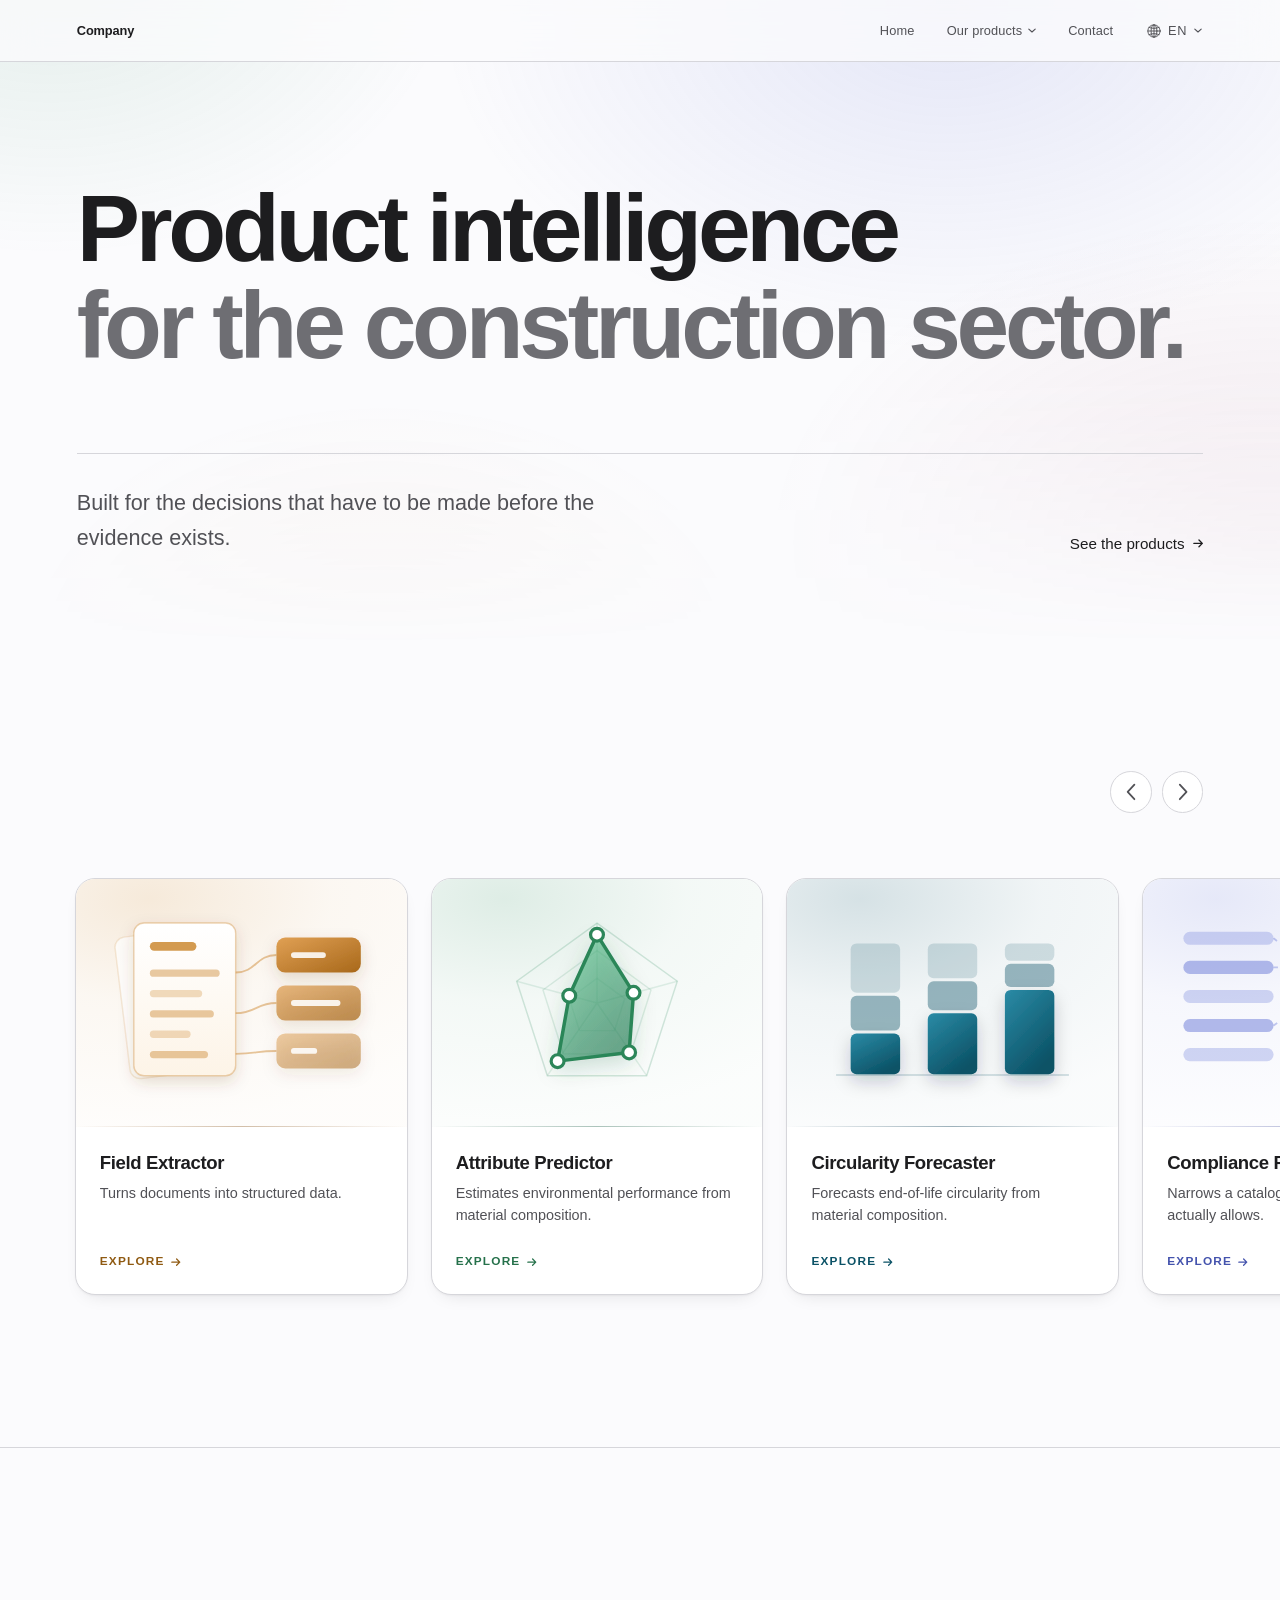
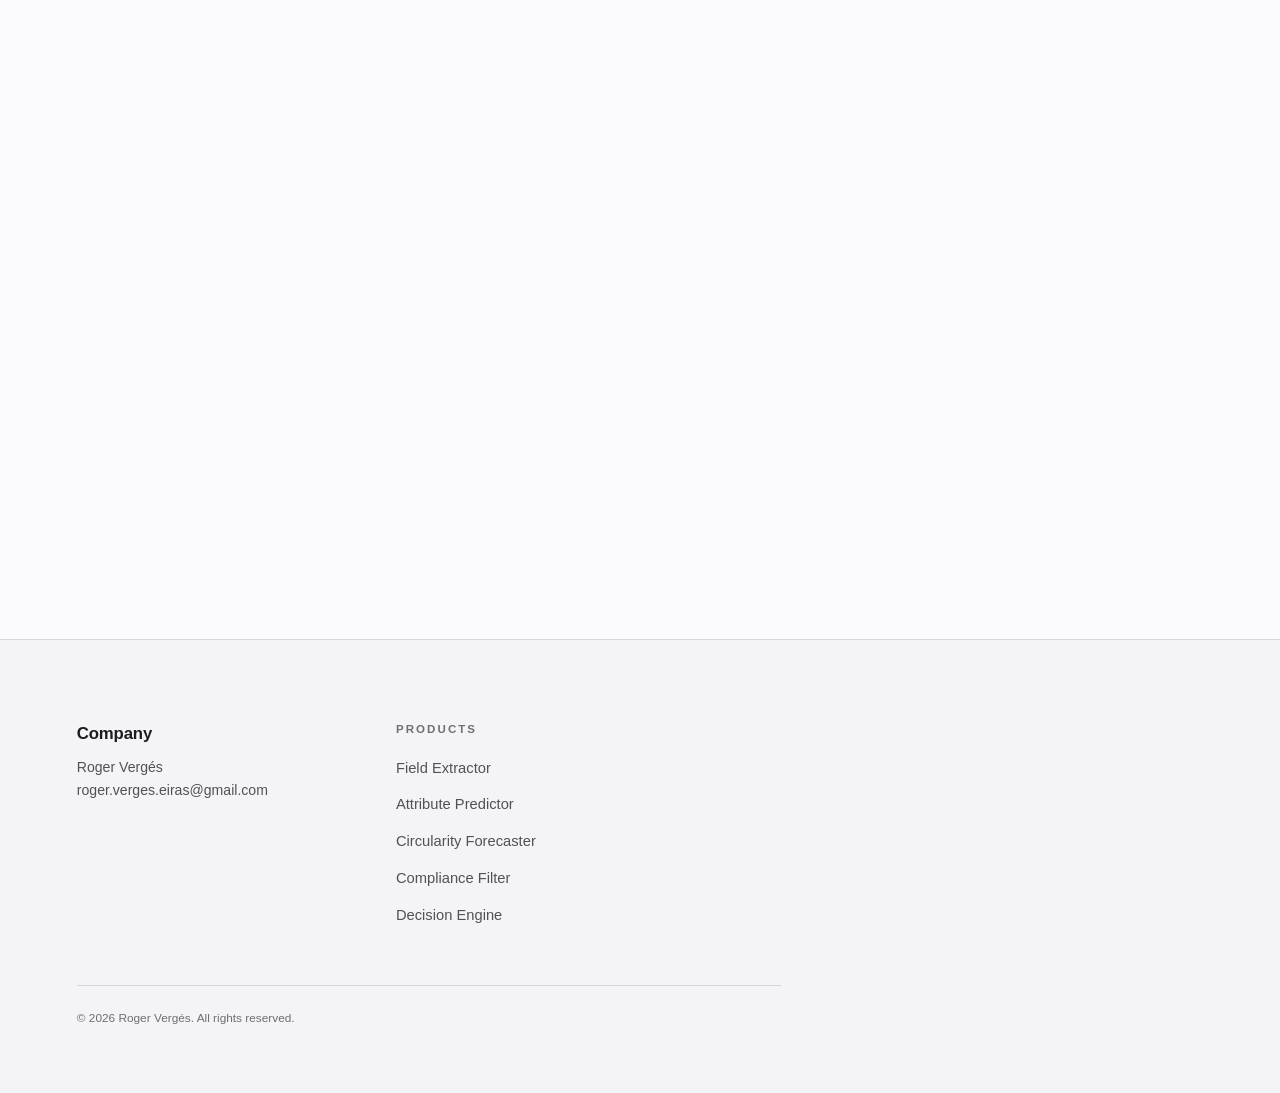
<file: index.html>
<!DOCTYPE html>
<html lang="en">
<head>
<meta charset="utf-8">
<meta name="viewport" content="width=device-width, initial-scale=1">
<title>Company: product intelligence for the construction sector</title>
<meta name="description" data-i18n-attr="content:meta.description"
      content="Product intelligence for the construction sector. Built for the decisions that have to be made before the evidence exists.">
<meta name="color-scheme" content="light">
<meta name="theme-color" content="#fbfbfd">
<link rel="canonical" href="https://eirasroger.github.io/attribute-predictor/">

<!-- og:image must be absolute; crawlers do not run JS, so these stay English -->
<meta property="og:type" content="website">
<meta property="og:site_name" content="Company">
<meta property="og:url" content="https://eirasroger.github.io/attribute-predictor/">
<meta property="og:title" content="Product intelligence for the construction sector">
<meta property="og:description"
      content="Built for the decisions that have to be made before the evidence exists.">
<meta property="og:image" content="https://eirasroger.github.io/attribute-predictor/assets/og-hub.png">
<meta property="og:image:width" content="1200">
<meta property="og:image:height" content="630">
<meta property="og:image:alt"
      content="Product intelligence for the construction sector, set on a dark ground over a faint axonometric field with three points picked out.">
<meta property="og:locale" content="en">
<meta name="twitter:card" content="summary_large_image">

<link rel="icon" type="image/png" href="assets/favicon.png">
<link rel="apple-touch-icon" href="assets/logo.png">
<script src="js/boot.js"></script>
<link rel="stylesheet" href="css/base.css">
<link rel="stylesheet" href="css/hub.css">
</head>
<body data-base="" data-page="hub">

<header class="topbar" id="topbar"></header>

<main>

  <section class="hub-hero">
    <div class="hub-hero-wash" aria-hidden="true"></div>

    <h1 class="display hub-head" data-i18n-html="hub.head">
      Product intelligence<br><span class="dim">for the construction sector.</span>
    </h1>

    <div class="hub-hero-foot">
      <p class="lede" data-i18n="hub.lede">
        Built for the decisions that have to be made before the evidence exists.
      </p>
      <a class="hub-jump" href="#products">
        <span data-i18n="hub.jump">See the products</span>
        <svg viewBox="0 0 12 10" fill="none" stroke="currentColor"
             stroke-width="1.5" stroke-linecap="round" stroke-linejoin="round"
             aria-hidden="true" focusable="false"><path d="M1 5h9M6.8 1.2 10.6 5l-3.8 3.8"/></svg>
      </a>
    </div>
  </section>

  <section class="products" id="products" aria-labelledby="products-heading">

    <div class="products-head">
      <div>
        <h2 class="section-head reveal" id="products-heading"
            data-i18n="hub.products.head">Our products.</h2>
        <p class="products-sub reveal" data-i18n="hub.products.sub">
          Different problems, one way of working.
        </p>
      </div>

      <div class="rail-nav">
        <button type="button" class="rail-btn" id="rail-prev"
                data-i18n-attr="aria-label:hub.rail.prev" aria-label="Previous">
          <svg viewBox="0 0 10 16" fill="none" stroke="currentColor"
               stroke-width="1.6" stroke-linecap="round" stroke-linejoin="round"
               aria-hidden="true" focusable="false"><path d="M7.5 1.5 1.5 8l6 6.5"/></svg>
        </button>
        <button type="button" class="rail-btn" id="rail-next"
                data-i18n-attr="aria-label:hub.rail.next" aria-label="Next">
          <svg viewBox="0 0 10 16" fill="none" stroke="currentColor"
               stroke-width="1.6" stroke-linecap="round" stroke-linejoin="round"
               aria-hidden="true" focusable="false"><path d="M2.5 1.5 8.5 8l-6 6.5"/></svg>
        </button>
      </div>
    </div>

    <div class="rail" id="rail">

      <a class="card" href="extractor/" data-tint="extractor" data-ready="true">
        <div class="card-art">
          <img src="assets/marks/extractor.svg" alt="" width="120" height="120">
        </div>
        <div class="card-body">
          <h3 class="card-name">Field Extractor</h3>
          <p class="card-tag">Turns documents into structured data.</p>
          <span class="card-cue"><span data-i18n="status.explore">Explore</span>
            <svg viewBox="0 0 12 10" fill="none" stroke="currentColor"
                 stroke-width="1.5" stroke-linecap="round" stroke-linejoin="round"
                 aria-hidden="true" focusable="false"><path d="M1 5h9M6.8 1.2 10.6 5l-3.8 3.8"/></svg>
          </span>
        </div>
      </a>

      <a class="card" href="predictor/" data-tint="predictor" data-ready="true">
        <div class="card-art">
          <img src="assets/marks/predictor.svg" alt="" width="120" height="120">
        </div>
        <div class="card-body">
          <h3 class="card-name">Attribute Predictor</h3>
          <p class="card-tag">Estimates environmental performance from material composition.</p>
          <span class="card-cue"><span data-i18n="status.explore">Explore</span>
            <svg viewBox="0 0 12 10" fill="none" stroke="currentColor"
                 stroke-width="1.5" stroke-linecap="round" stroke-linejoin="round"
                 aria-hidden="true" focusable="false"><path d="M1 5h9M6.8 1.2 10.6 5l-3.8 3.8"/></svg>
          </span>
        </div>
      </a>

      <a class="card" href="circularity/" data-tint="circularity" data-ready="true">
        <div class="card-art">
          <img src="assets/marks/circularity.svg" alt="" width="120" height="120">
        </div>
        <div class="card-body">
          <h3 class="card-name">Circularity Forecaster</h3>
          <p class="card-tag">Forecasts end-of-life circularity from material composition.</p>
          <span class="card-cue"><span data-i18n="status.explore">Explore</span>
            <svg viewBox="0 0 12 10" fill="none" stroke="currentColor"
                 stroke-width="1.5" stroke-linecap="round" stroke-linejoin="round"
                 aria-hidden="true" focusable="false"><path d="M1 5h9M6.8 1.2 10.6 5l-3.8 3.8"/></svg>
          </span>
        </div>
      </a>

      <a class="card" href="compliance/" data-tint="compliance" data-ready="true">
        <div class="card-art">
          <img src="assets/marks/compliance.svg" alt="" width="120" height="120">
        </div>
        <div class="card-body">
          <h3 class="card-name">Compliance Filter</h3>
          <p class="card-tag">Narrows a catalogue to what the project actually allows.</p>
          <span class="card-cue"><span data-i18n="status.explore">Explore</span>
            <svg viewBox="0 0 12 10" fill="none" stroke="currentColor"
                 stroke-width="1.5" stroke-linecap="round" stroke-linejoin="round"
                 aria-hidden="true" focusable="false"><path d="M1 5h9M6.8 1.2 10.6 5l-3.8 3.8"/></svg>
          </span>
        </div>
      </a>

      <a class="card" href="recommender/" data-tint="recommender" data-ready="true">
        <div class="card-art">
          <img src="assets/marks/recommender.svg" alt="" width="120" height="120">
        </div>
        <div class="card-body">
          <h3 class="card-name">Decision Engine</h3>
          <p class="card-tag">Automates the trade-off between cost, performance, impact and circularity.</p>
          <span class="card-cue"><span data-i18n="status.explore">Explore</span>
            <svg viewBox="0 0 12 10" fill="none" stroke="currentColor"
                 stroke-width="1.5" stroke-linecap="round" stroke-linejoin="round"
                 aria-hidden="true" focusable="false"><path d="M1 5h9M6.8 1.2 10.6 5l-3.8 3.8"/></svg>
          </span>
        </div>
      </a>

    </div>
  </section>

  <section class="statement hub-close">
    <p class="reveal" data-i18n-html="hub.close">
      Less guesswork,<br>
      <span class="dim">earlier in the project.</span>
    </p>
  </section>

</main>

<footer id="sitefooter"></footer>

<script src="js/i18n.js"></script>
<script src="js/copy.hub.js"></script>
<script src="js/products.js"></script>
<script src="js/shell.js"></script>
<script src="js/hub.js"></script>
</body>
</html>
</file>
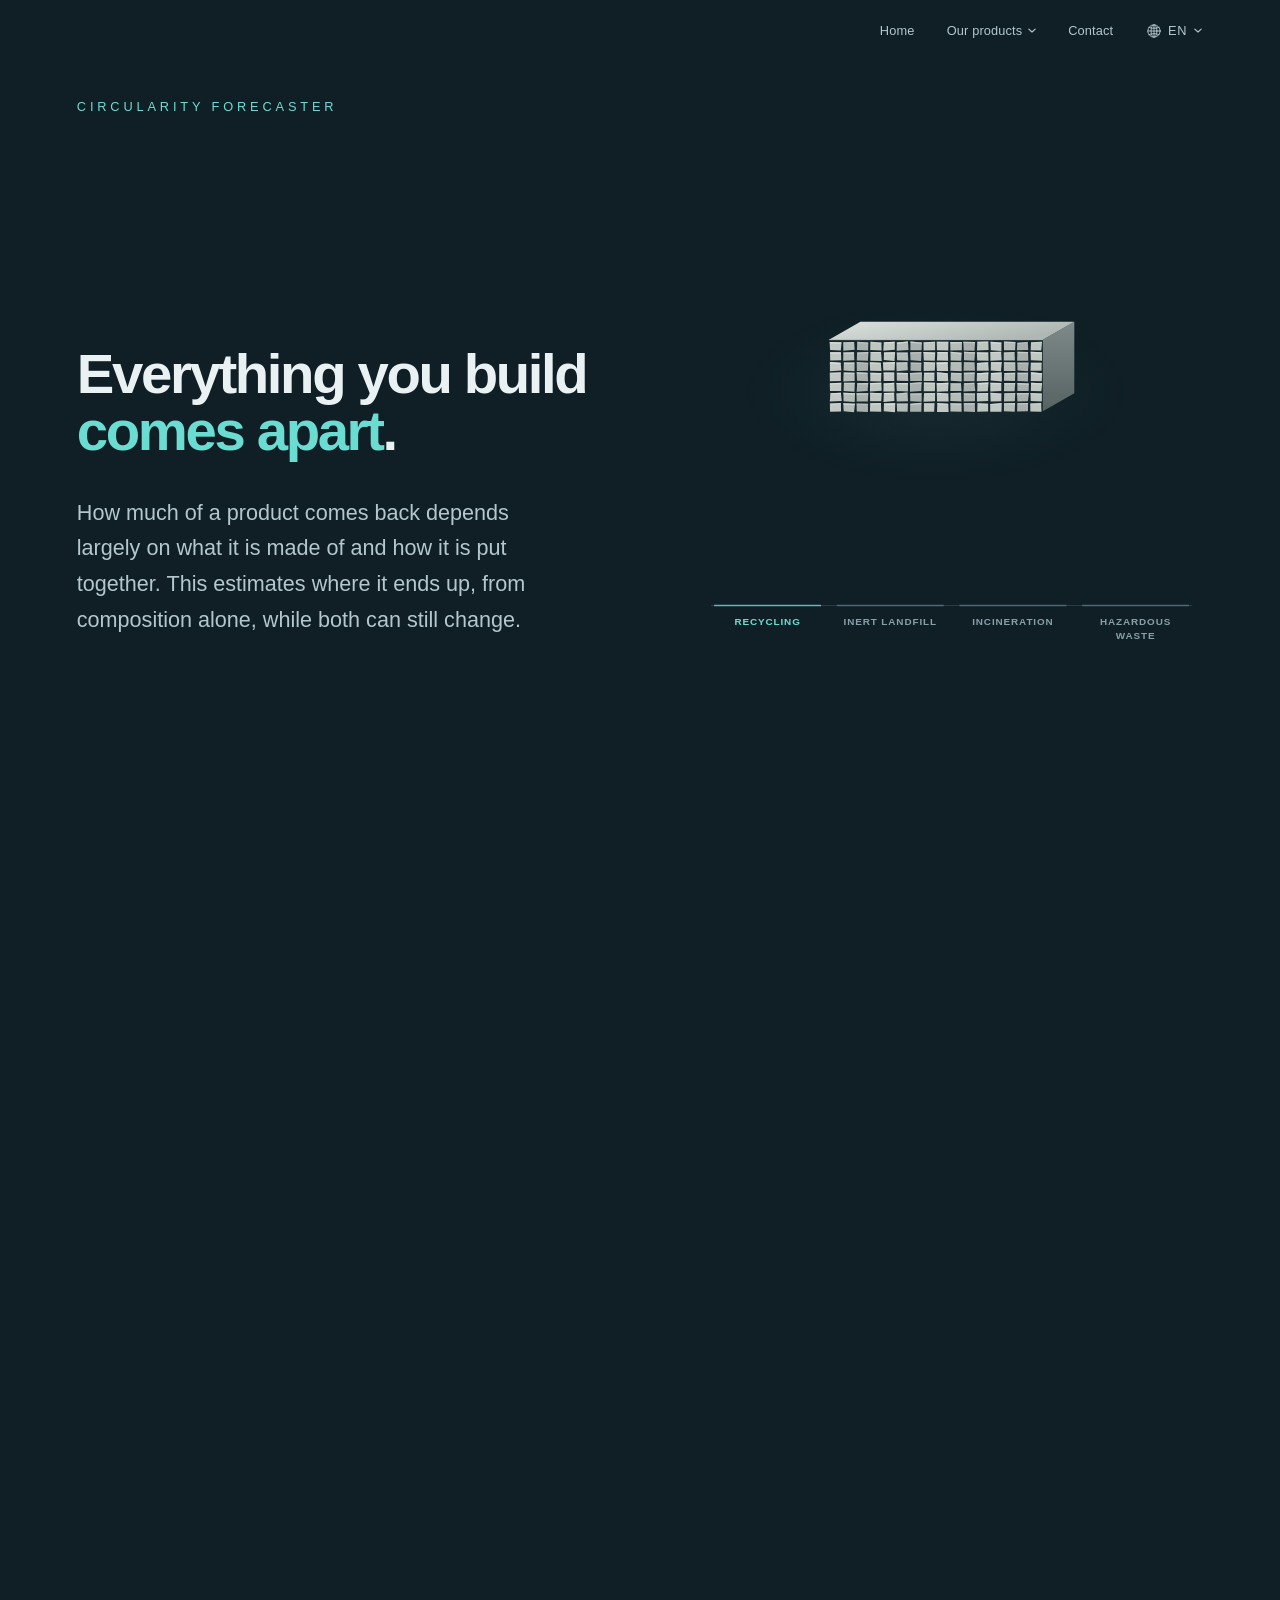
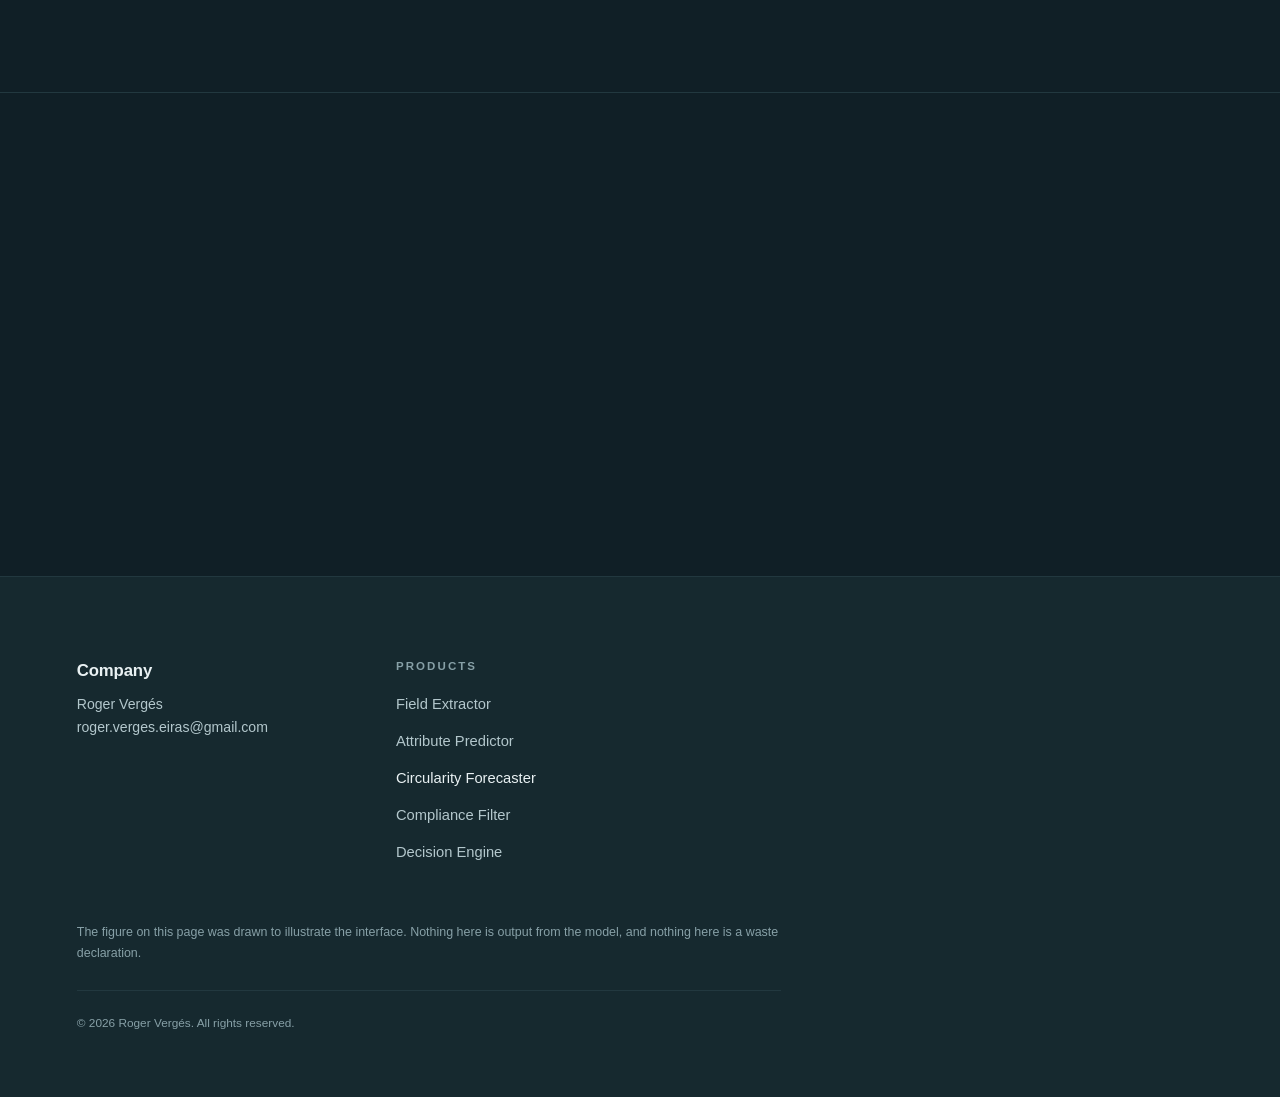
<file: circularity/index.html>
<!DOCTYPE html>
<html lang="en">
<head>
<meta charset="utf-8">
<meta name="viewport" content="width=device-width, initial-scale=1">
<title>Circularity Forecaster: what a product becomes at the end of its life</title>
<meta name="description" data-i18n-attr="content:meta.description"
      content="How much of a product comes back depends largely on what it is made of and how it is put together. This estimates where it ends up, from composition alone, while both can still change.">
<meta name="color-scheme" content="dark">
<meta name="theme-color" content="#101f26">
<link rel="canonical" href="https://eirasroger.github.io/attribute-predictor/circularity/">

<!-- crawlers do not run JS, so these stay English -->
<meta property="og:type" content="website">
<meta property="og:site_name" content="Company">
<meta property="og:url" content="https://eirasroger.github.io/attribute-predictor/circularity/">
<meta property="og:title" content="Circularity Forecaster: everything you build comes apart">
<meta property="og:description"
      content="How much of a product comes back depends largely on what it is made of and how it is put together. This estimates where it ends up, from composition alone, while both can still change.">
<meta property="og:locale" content="en">
<meta name="twitter:card" content="summary">

<link rel="icon" type="image/png" href="../assets/favicon.png">
<link rel="apple-touch-icon" href="../assets/logo.png">
<script src="../js/boot.js"></script>
<link rel="stylesheet" href="../css/base.css">
<link rel="stylesheet" href="../css/circularity.css">
</head>
<body data-base="../" data-page="circularity" data-tint="circularity"
      data-tag="topbar.tag" data-note="footer.note" data-topbar-hold="hero">

<header class="topbar" id="topbar"></header>

<main>

  <!-- 1 ▸ hero: one mass, four destinations -------------------------------- -->
  <section class="hero" id="hero">
    <div class="hero-mast hero-fade">
      <p class="eyebrow">Circularity Forecaster</p>
    </div>

    <div class="hero-inner">
      <h1 class="display" data-i18n-html="hero.head">
        Everything you build<br><span class="accent">comes apart</span>.
      </h1>
      <p class="lede hero-fade hero-fade-2" data-i18n="hero.lede">
        How much of a product comes back depends largely on what it is made of
        and how it is put together. This estimates where it ends up, from
        composition alone, while both can still change.
      </p>
    </div>

    <div class="hero-side hero-fade hero-fade-3">
      <div class="cy-holder">
        <div class="cy">
          <svg class="cy-svg" id="cy-svg" focusable="false" aria-hidden="true"></svg>
          <div class="cy-labs" id="cy-labs"></div>
        </div>
      </div>
    </div>
  </section>

  <!-- 2 ▸ the honest line --------------------------------------------------- -->
  <section class="statement">
    <p class="reveal" data-i18n-html="close.statement">
      Most of this is decided before anything is built.<br>
      <span class="dim">Taking it apart carefully decides the rest.</span>
    </p>
  </section>

  <!-- 3 ▸ call to action ---------------------------------------------------- -->
  <section class="cta">
    <div class="cta-inner reveal">
      <h2 class="cta-head" data-i18n="cta.head">Ask it what a product becomes.</h2>
      <p class="cta-body" data-i18n="cta.body">
        Send us a composition. We will show you where it ends up.
      </p>
      <a class="cta-btn" href="mailto:roger.verges.eiras@gmail.com?subject=Circularity%20Forecaster">
        <span data-i18n="cta.btn">Get in touch</span>
        <svg viewBox="0 0 12 10" fill="none" stroke="currentColor"
             stroke-width="1.5" stroke-linecap="round" stroke-linejoin="round"
             aria-hidden="true" focusable="false"><path d="M1 5h9M6.8 1.2 10.6 5l-3.8 3.8"/></svg>
      </a>
    </div>
  </section>

</main>

<footer id="sitefooter"></footer>

<script src="../js/i18n.js"></script>
<script src="../js/copy.circularity.js"></script>
<script src="../js/products.js"></script>
<script src="../js/shell.js"></script>
<script src="../js/circular.js"></script>
</body>
</html>
</file>
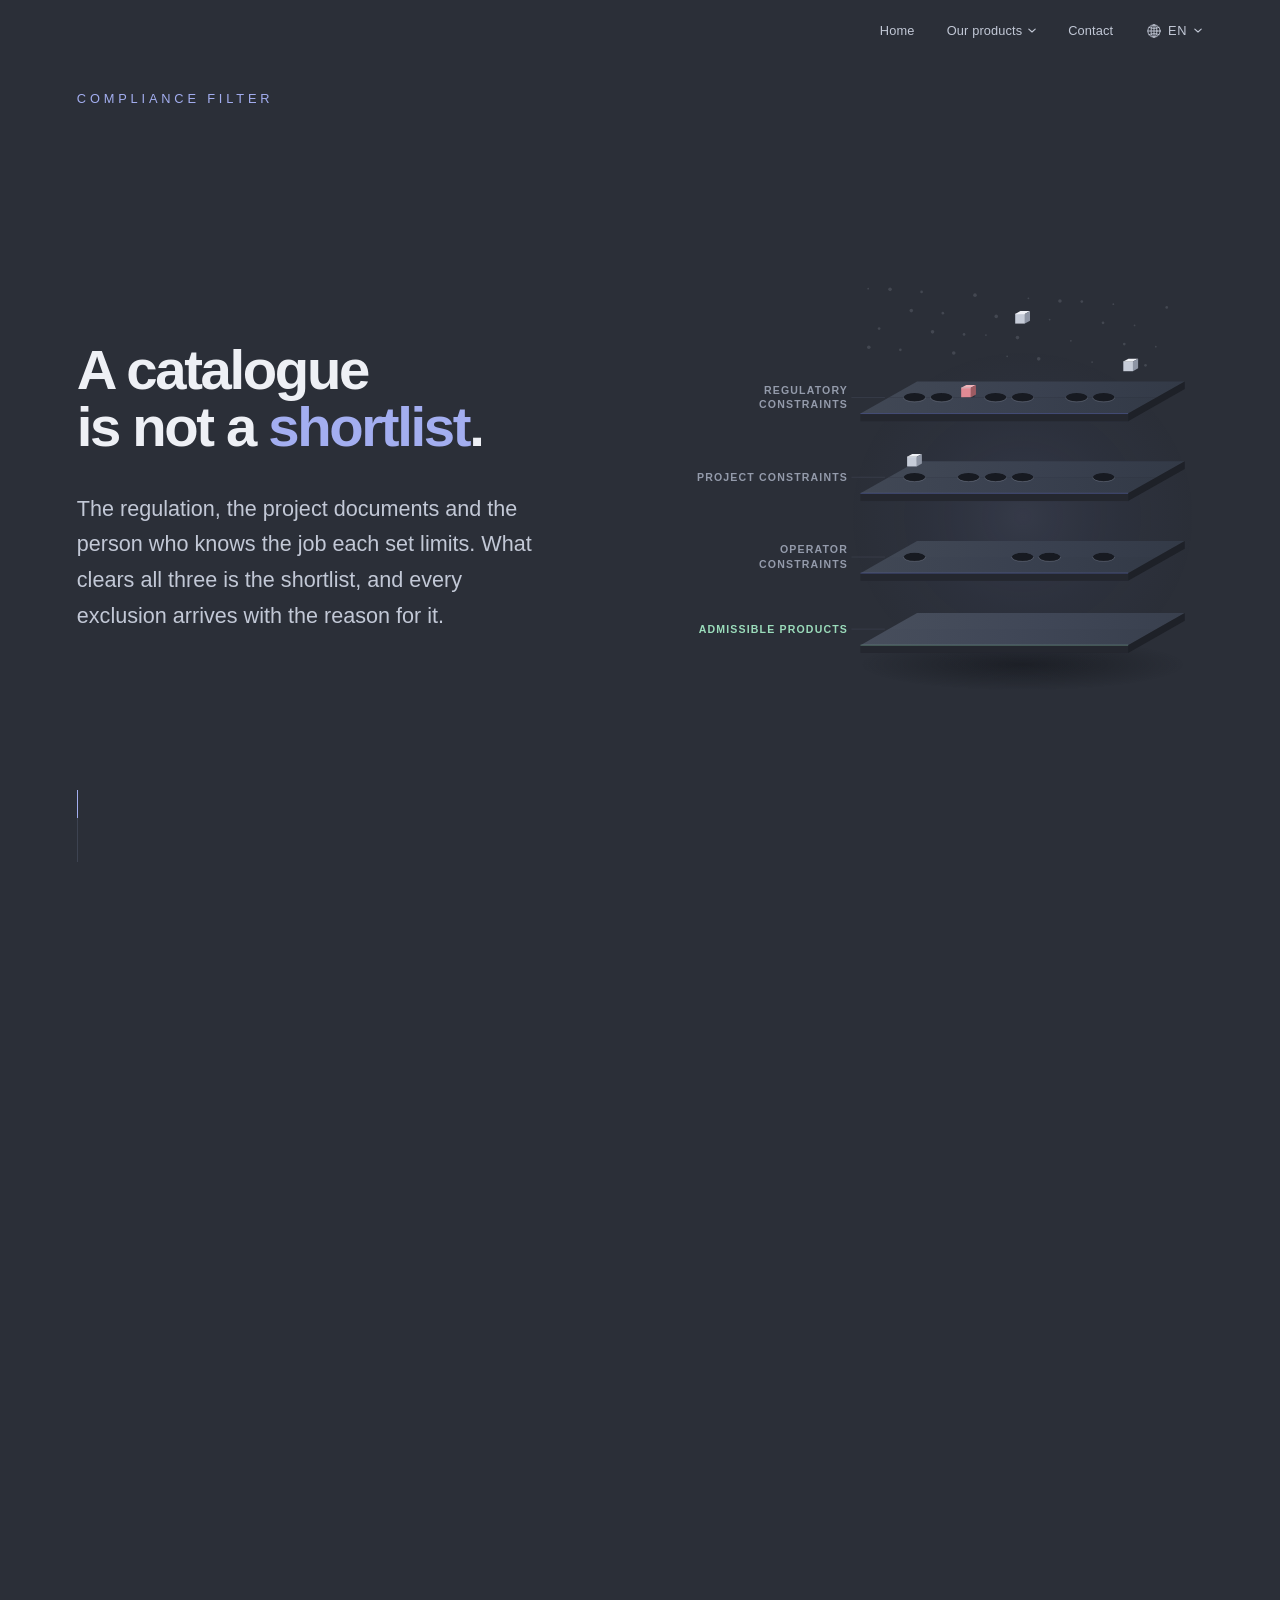
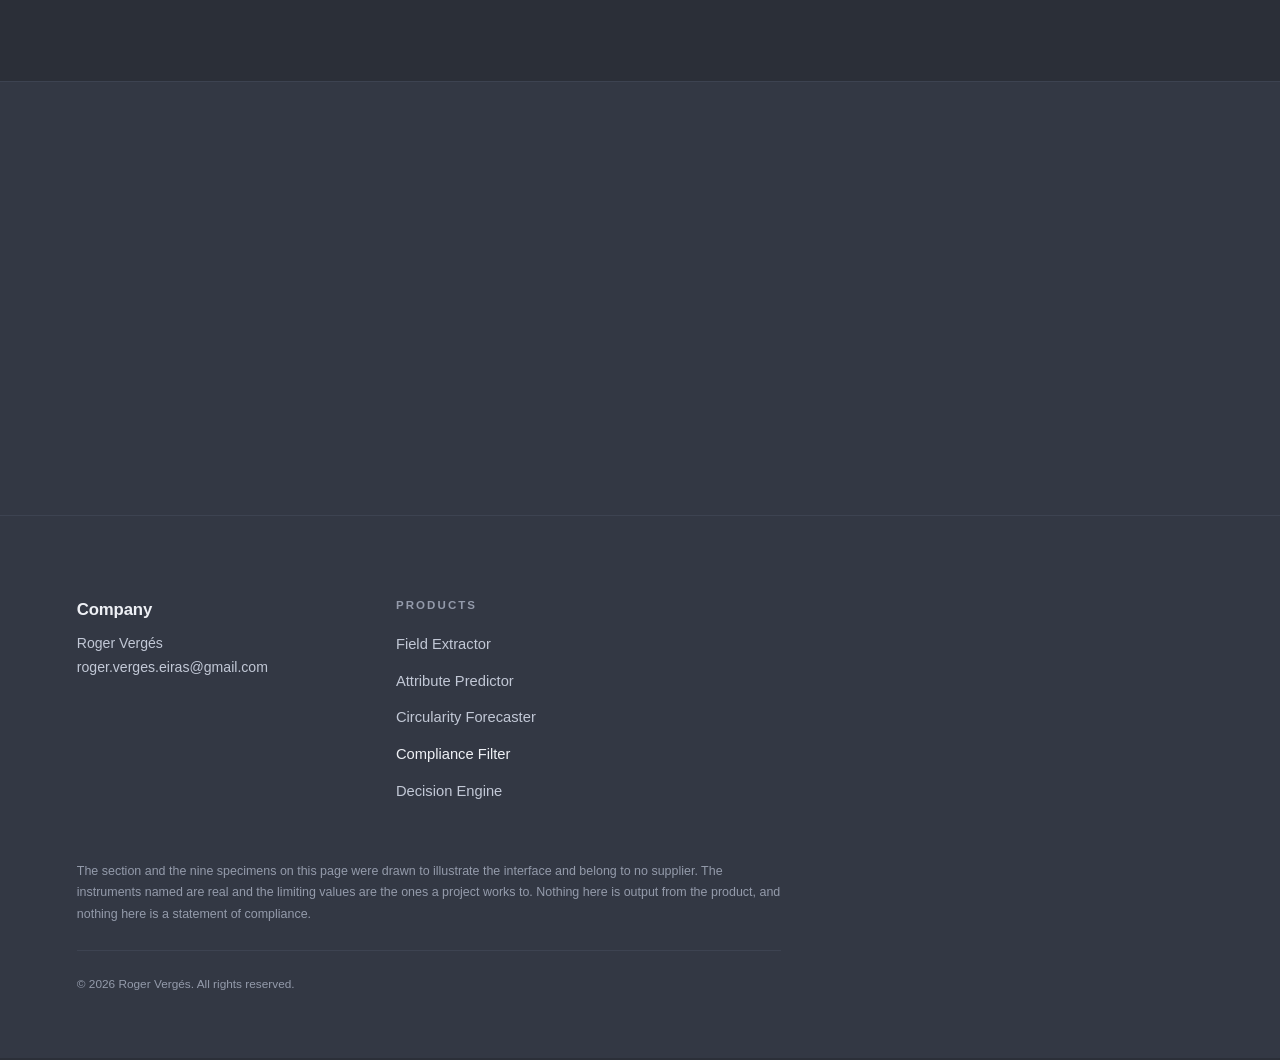
<file: compliance/index.html>
<!DOCTYPE html>
<html lang="en">
<head>
<meta charset="utf-8">
<meta name="viewport" content="width=device-width, initial-scale=1">
<title>Compliance Filter: the catalogue, narrowed to what the project allows</title>
<meta name="description" data-i18n-attr="content:meta.description"
      content="The regulation, the project documents and the person who knows the job each set limits. What clears all three is the shortlist, and every exclusion arrives with the reason for it.">
<meta name="color-scheme" content="dark">
<meta name="theme-color" content="#2b2f38">
<link rel="canonical" href="https://eirasroger.github.io/attribute-predictor/compliance/">

<!-- crawlers do not run JS, so these stay English -->
<meta property="og:type" content="website">
<meta property="og:site_name" content="Company">
<meta property="og:url" content="https://eirasroger.github.io/attribute-predictor/compliance/">
<meta property="og:title" content="Compliance Filter: a catalogue lists what exists, not what you can use">
<meta property="og:description"
      content="The regulation, the project documents and the person who knows the job each set limits. What clears all three is the shortlist, and every exclusion arrives with the reason for it.">
<meta property="og:locale" content="en">
<meta name="twitter:card" content="summary">

<link rel="icon" type="image/png" href="../assets/favicon.png">
<link rel="apple-touch-icon" href="../assets/logo.png">
<script src="../js/boot.js"></script>
<link rel="stylesheet" href="../css/base.css">
<link rel="stylesheet" href="../css/compliance.css">
</head>
<body data-base="../" data-page="compliance" data-tint="compliance"
      data-tag="topbar.tag" data-note="footer.note" data-topbar-hold="hero">

<header class="topbar" id="topbar"></header>

<main>

  <!-- 1 ▸ hero: three plates, one lane that clears ------------------------ -->
  <section class="hero" id="hero">
    <div class="hero-mast hero-fade">
      <p class="eyebrow">Compliance Filter</p>
    </div>

    <div class="hero-inner">
      <h1 class="display" data-i18n-html="hero.head">
        A catalogue<br>is not a <span class="accent">shortlist</span>.
      </h1>
      <p class="lede hero-fade hero-fade-2" data-i18n="hero.lede">
        The regulation, the project documents and the person who knows the job
        each set limits. What clears all three is the shortlist, and every
        exclusion arrives with the reason for it.
      </p>
    </div>

    <div class="hero-side hero-fade hero-fade-3" aria-hidden="true">
      <div class="hs">
        <svg class="hs-svg" id="hs-svg" focusable="false"></svg>
        <div class="hs-labs" id="hs-labs"></div>
      </div>
    </div>

    <div class="scroll-cue" aria-hidden="true"><span></span></div>
  </section>

  <!-- 2 ▸ the instrument -------------------------------------------------- -->
  <section class="rig" id="rig" aria-labelledby="rig-heading">
    <h2 id="rig-heading" class="section-head reveal" data-i18n="scene.head">
      One project, in section.
    </h2>
    <p class="rig-sub reveal" data-i18n="scene.sub">
      Here the limits come from where the element sits. On another project they
      come from fire, from acoustics, from whatever the specification asks for.
    </p>

    <div class="rig-body reveal">

      <div class="sc-holder">
        <div class="sc" id="sc">
          <svg class="sc-svg" id="sc-svg" preserveAspectRatio="xMidYMid meet"
               focusable="false" aria-hidden="true"></svg>
          <div class="sc-labels" id="sc-labels" aria-hidden="true"></div>
        </div>
        <p class="sc-cap" id="sc-cap"></p>
      </div>

      <div class="rig-side">
        <div class="sw-block">
          <p class="rig-lab" data-i18n="scene.adds">What the site adds</p>
          <div class="sw-set" id="sw-set"></div>
        </div>

        <div class="bind-block">
          <p class="rig-lab" data-i18n="scene.binds">What binds</p>
          <div class="bind" id="bind"></div>
          <p class="bind-draw" id="bind-draw" hidden></p>
        </div>
      </div>

      <div class="cat">
        <div class="cat-top">
          <p class="rig-lab" data-i18n="scene.catalogue">The catalogue</p>
          <p class="cat-count" id="cat-count"></p>
        </div>
        <ol class="cat-row" id="cat-row"></ol>
        <p class="cat-cap" id="cat-cap"></p>
      </div>

    </div>
  </section>

  <!-- 3 ▸ the honest line -------------------------------------------------- -->
  <section class="statement">
    <p class="reveal" data-i18n-html="close.statement">
      Every one of these satisfies the class it was built for.<br>
      <span class="dim">This project is what rules them out.</span>
    </p>
  </section>

  <!-- 4 ▸ call to action --------------------------------------------------- -->
  <section class="cta">
    <div class="cta-inner reveal">
      <h2 class="cta-head" data-i18n="cta.head">Tell it where the product goes.</h2>
      <p class="cta-body" data-i18n="cta.body">
        Send us a project and its catalogue. We will show you what is left.
      </p>
      <a class="cta-btn" href="mailto:roger.verges.eiras@gmail.com?subject=Compliance%20Filter">
        <span data-i18n="cta.btn">Get in touch</span>
        <svg viewBox="0 0 12 10" fill="none" stroke="currentColor"
             stroke-width="1.5" stroke-linecap="round" stroke-linejoin="round"
             aria-hidden="true" focusable="false"><path d="M1 5h9M6.8 1.2 10.6 5l-3.8 3.8"/></svg>
      </a>
    </div>
  </section>

</main>

<footer id="sitefooter"></footer>

<script src="../js/i18n.js"></script>
<script src="../js/copy.compliance.js"></script>
<script src="../js/products.js"></script>
<script src="../js/shell.js"></script>
<script src="../js/comply.data.js"></script>
<script src="../js/comply.js"></script>
</body>
</html>
</file>
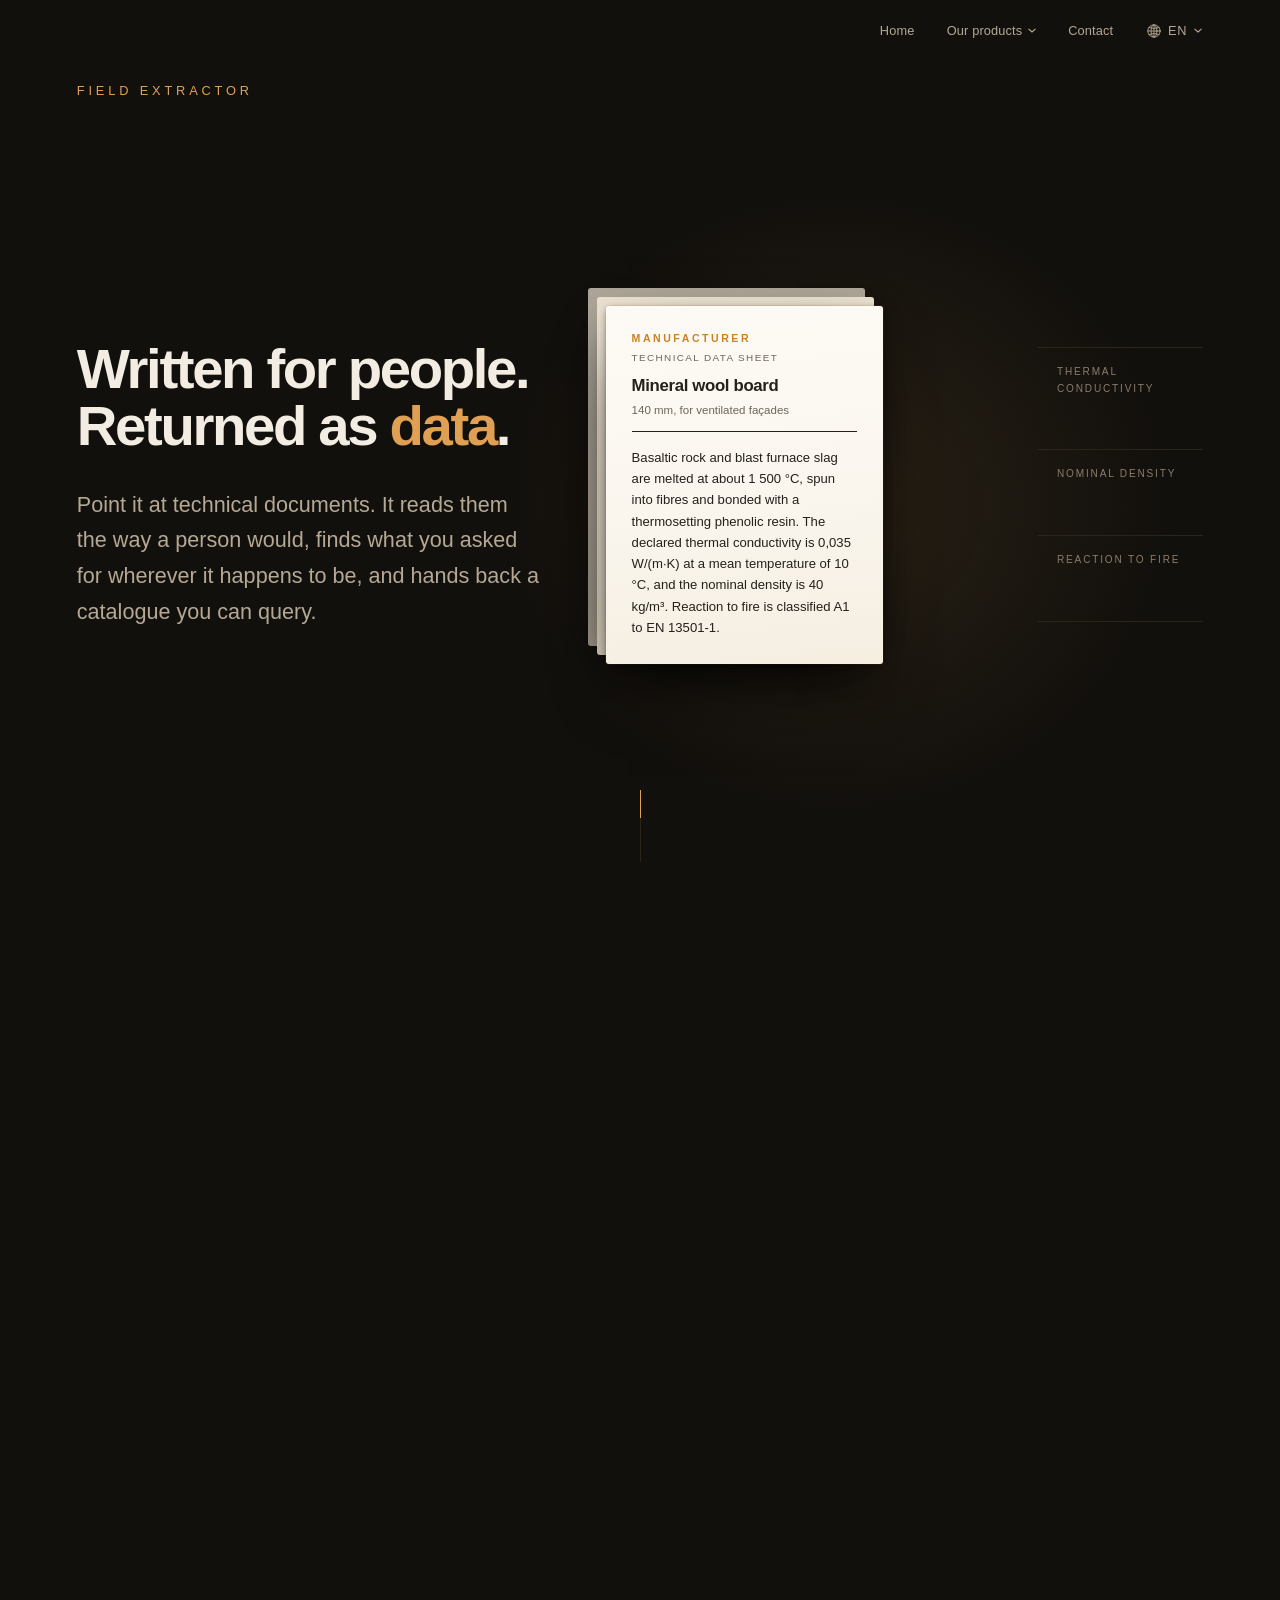
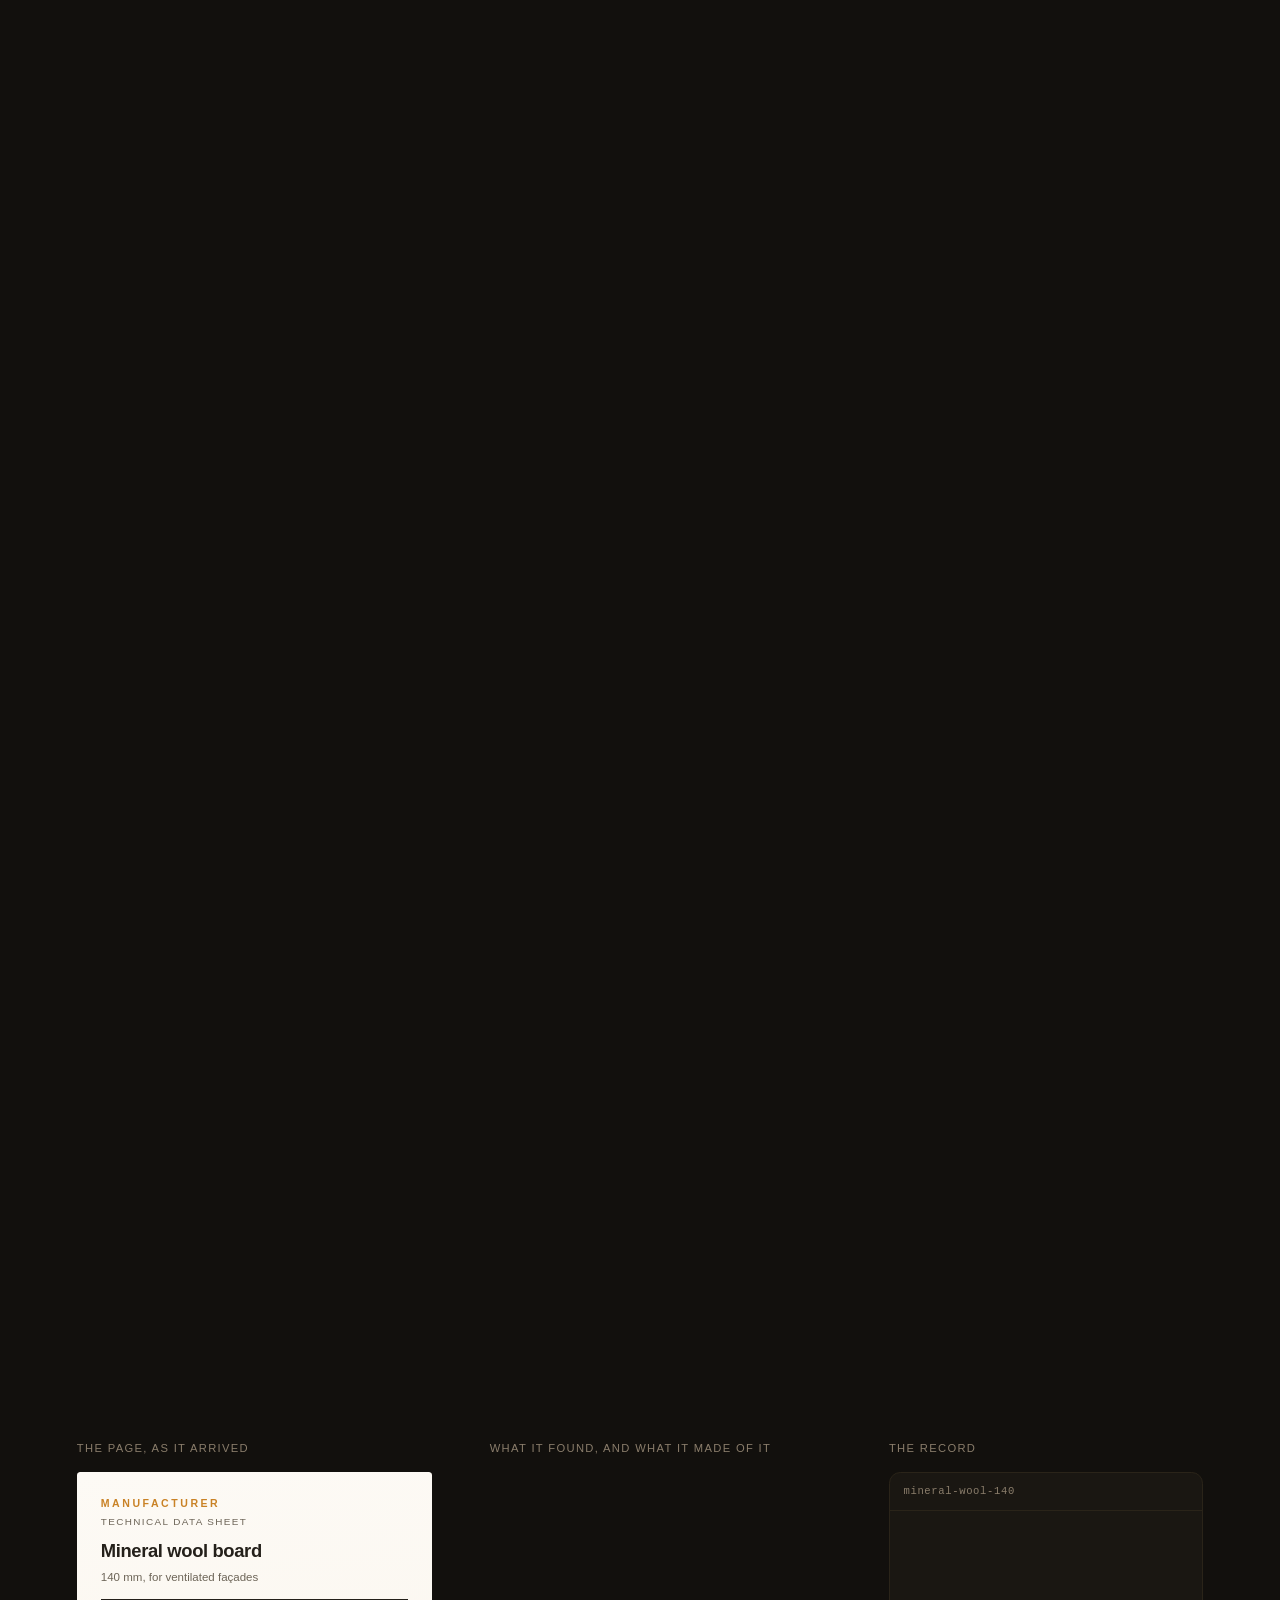
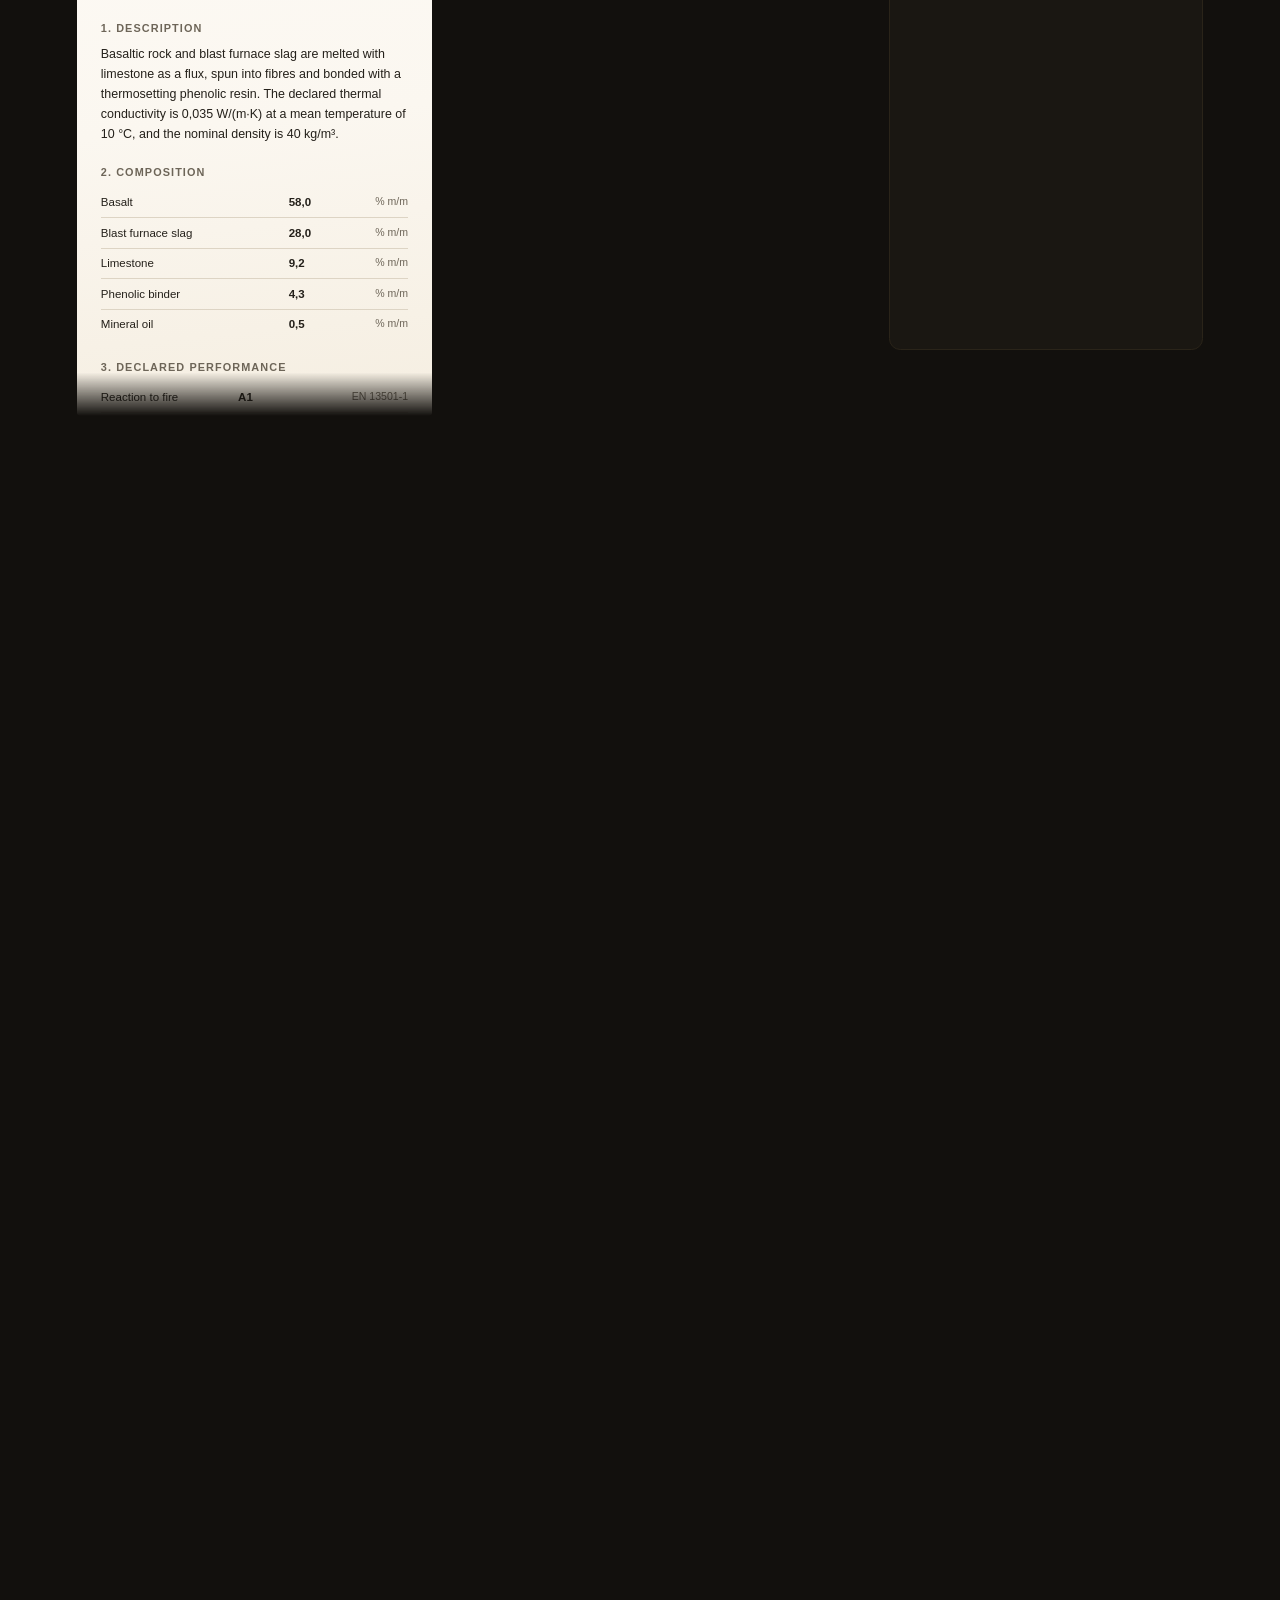
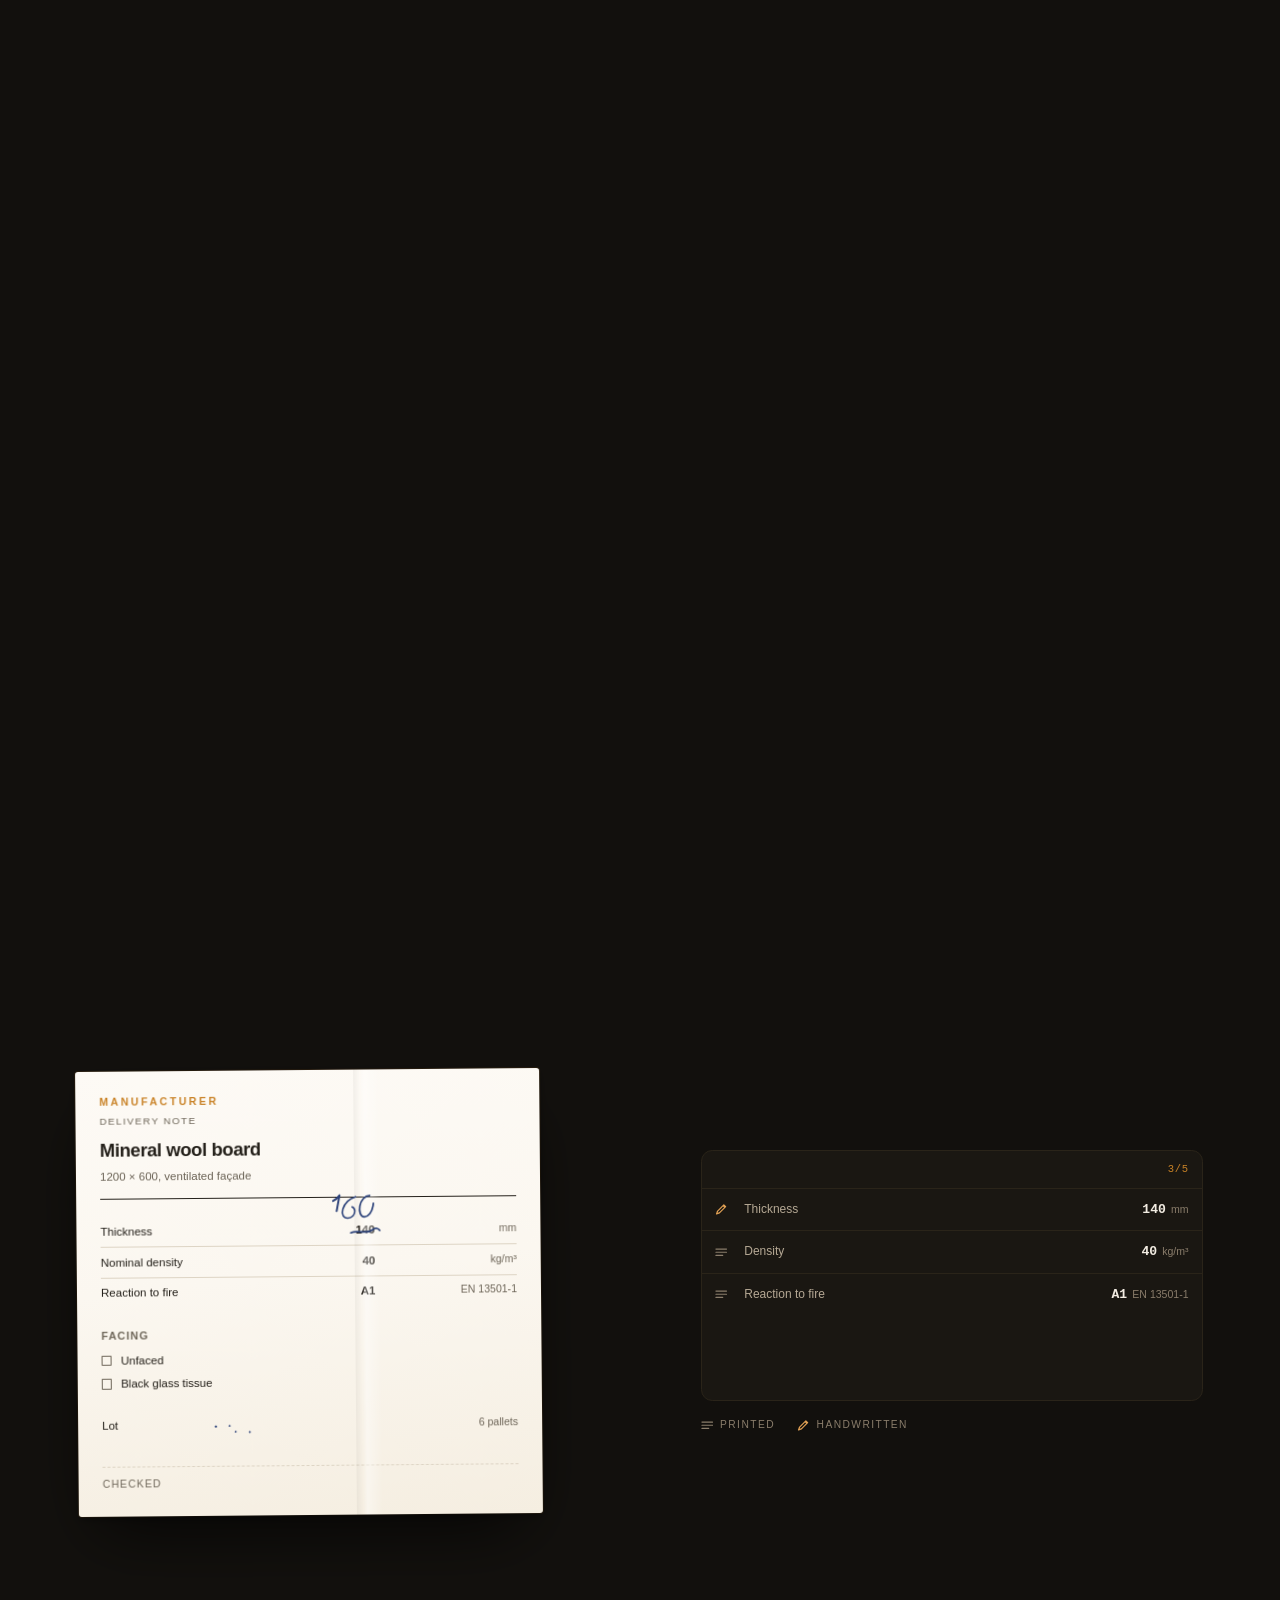
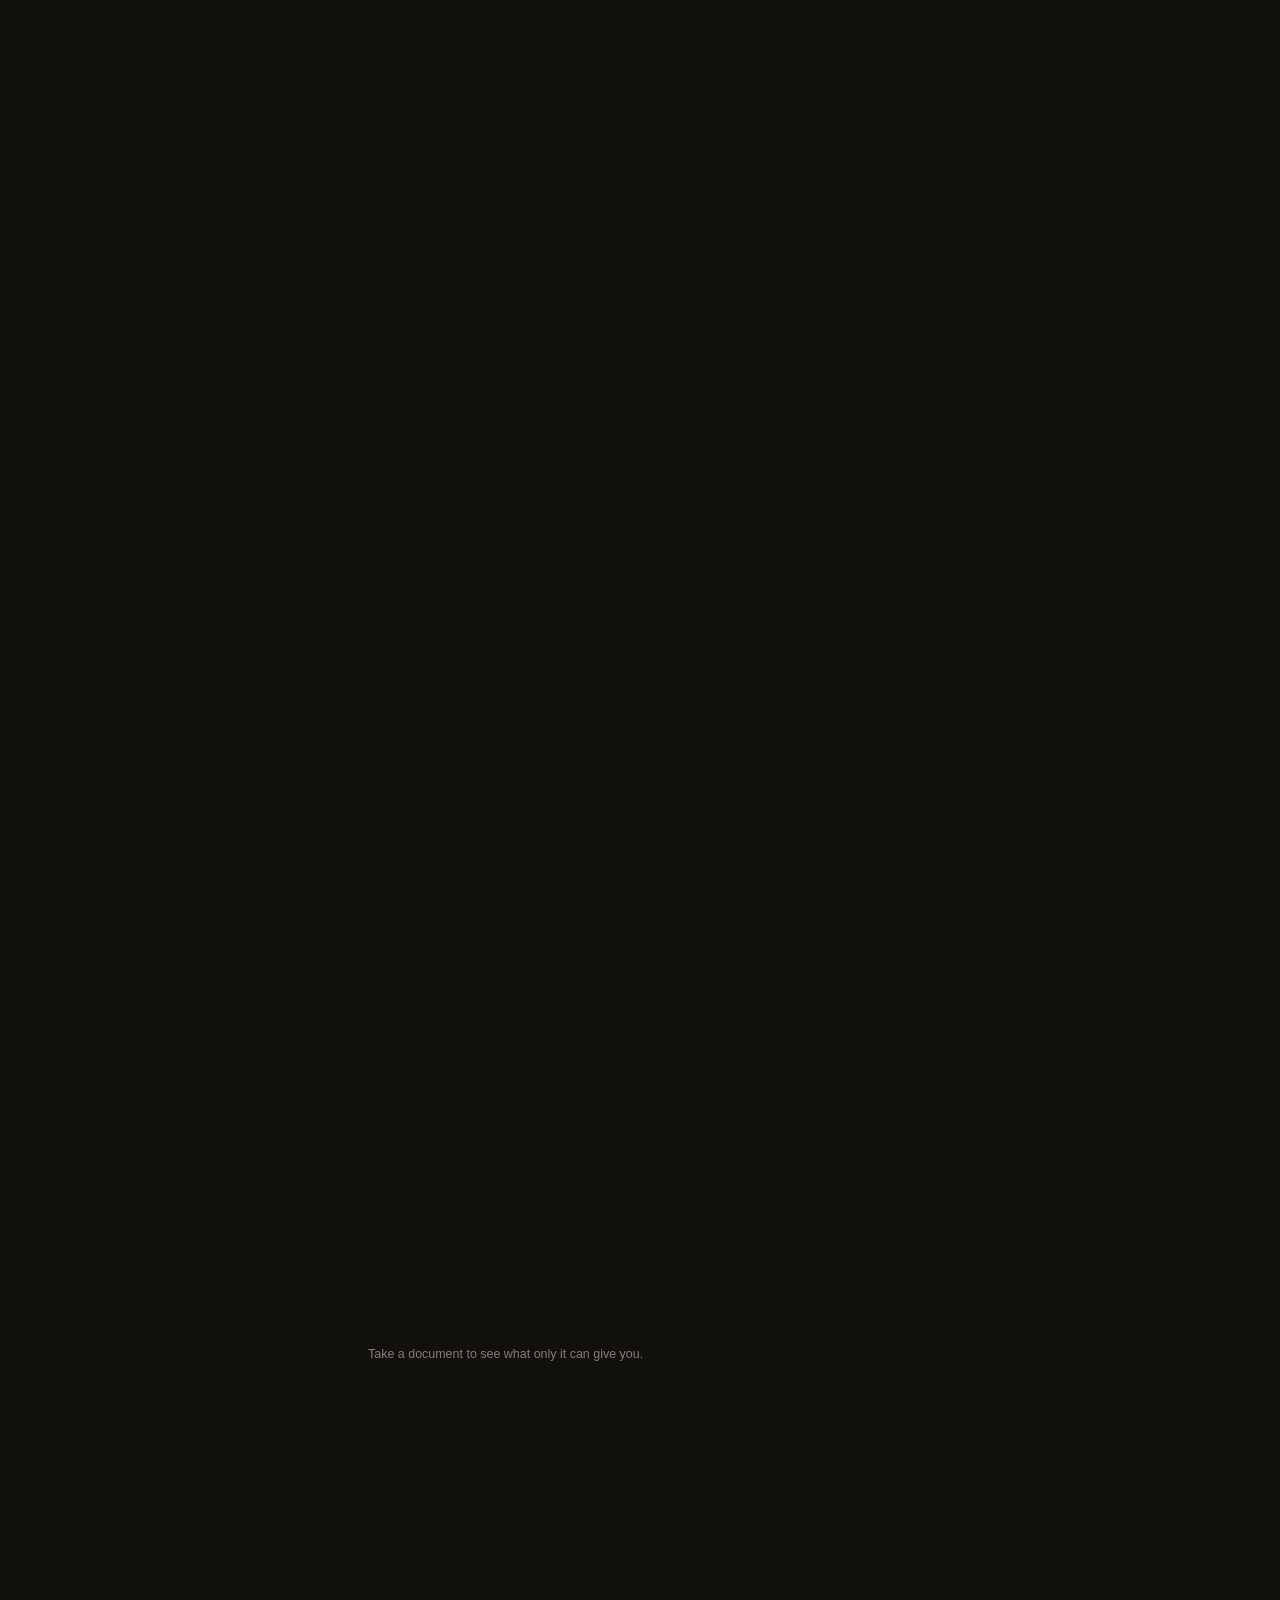
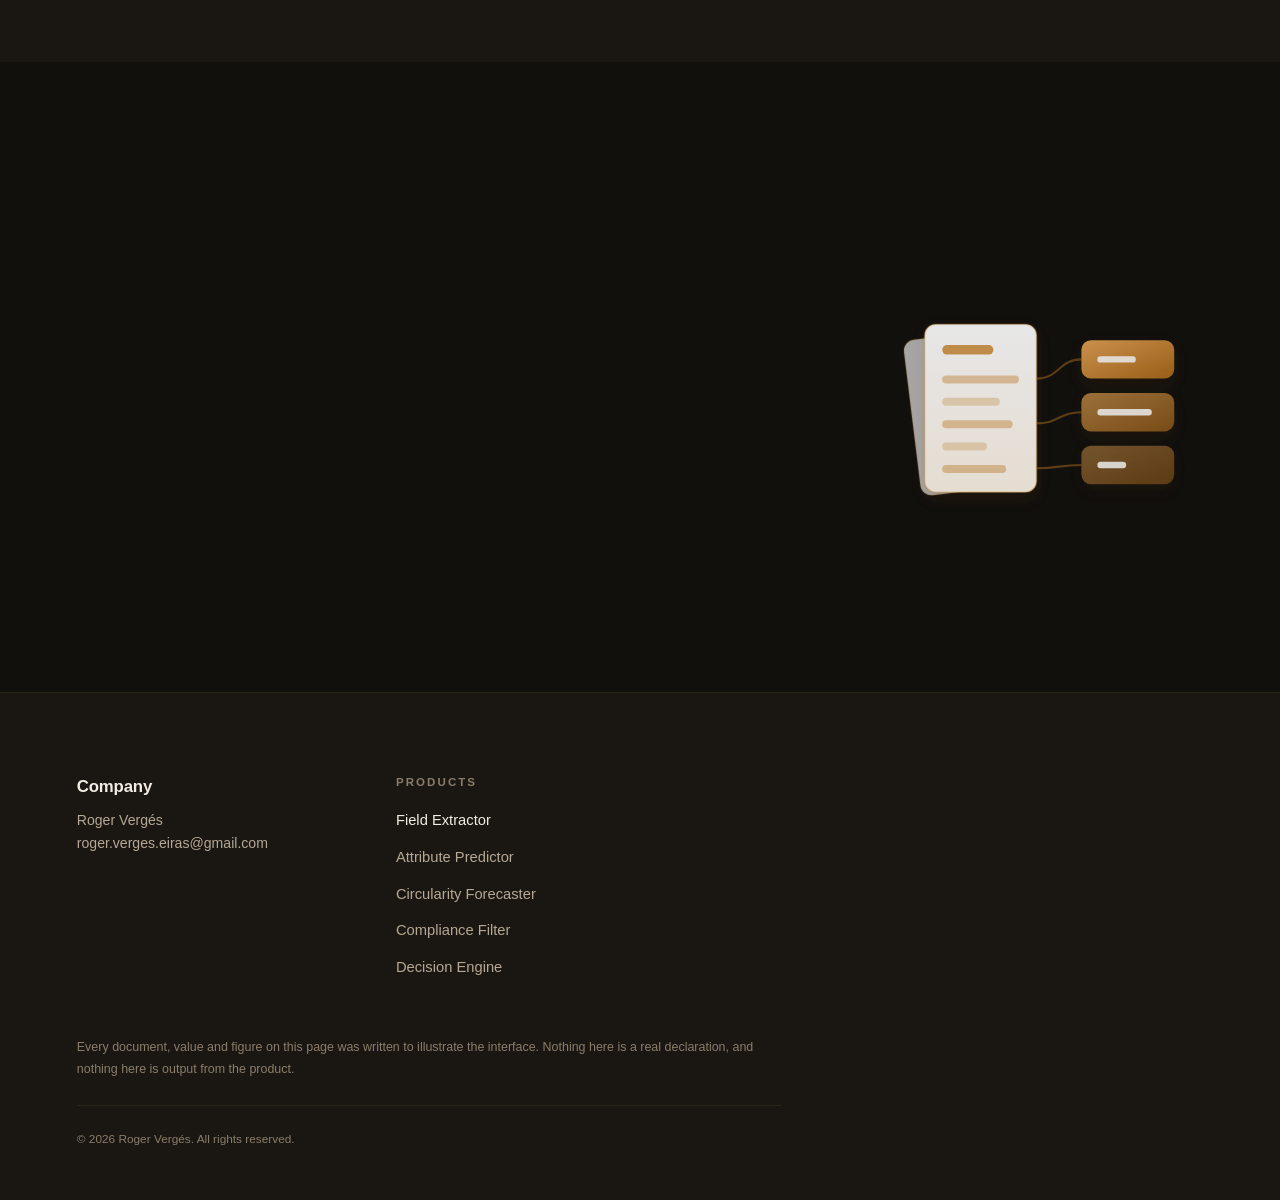
<file: extractor/index.html>
<!DOCTYPE html>
<html lang="en">
<head>
<meta charset="utf-8">
<meta name="viewport" content="width=device-width, initial-scale=1">
<title>Field Extractor: technical documents, returned as structured data</title>
<meta name="description" data-i18n-attr="content:meta.description"
      content="Reads technical documents and returns the fields you asked for, wherever they sit inside them. Prose, tables, footnotes, any language.">
<meta name="color-scheme" content="dark">
<meta name="theme-color" content="#12100d">
<link rel="canonical" href="https://eirasroger.github.io/attribute-predictor/extractor/">

<!-- crawlers do not run JS, so these stay English -->
<meta property="og:type" content="website">
<meta property="og:site_name" content="Company">
<meta property="og:url" content="https://eirasroger.github.io/attribute-predictor/extractor/">
<meta property="og:title" content="Field Extractor: written for people, returned as data">
<meta property="og:description"
      content="Reads technical documents and returns the fields you asked for, wherever they sit inside them. Prose, tables, footnotes, any language.">
<meta property="og:locale" content="en">
<meta name="twitter:card" content="summary">

<link rel="icon" type="image/png" href="../assets/favicon.png">
<link rel="apple-touch-icon" href="../assets/logo.png">
<script src="../js/boot.js"></script>
<link rel="stylesheet" href="../css/base.css">
<link rel="stylesheet" href="../css/extractor.css">
</head>
<body data-base="../" data-page="extractor" data-tint="extractor"
      data-tag="topbar.tag" data-note="footer.note" data-topbar-hold="hero">

<header class="topbar" id="topbar"></header>

<main>

  <!-- 1 ▸ hero ------------------------------------------------------------- -->
  <section class="hero" id="hero">
    <div class="hero-mast hero-fade">
      <p class="eyebrow">Field Extractor</p>
    </div>

    <div class="hero-inner">
      <h1 class="display" data-i18n-html="hero.head">
        Written for people.<br>Returned as <span class="accent">data</span>.
      </h1>
      <p class="lede hero-fade hero-fade-2" data-i18n="hero.lede">
        Point it at technical documents. It reads them the way a person would,
        finds what you asked for wherever it happens to be, and hands back a
        catalogue you can query.
      </p>
    </div>

    <div class="hero-side hero-fade hero-fade-3" id="hero-side">
      <div class="hx" id="hx" aria-hidden="true">
        <svg class="hx-wires" id="hx-wires" focusable="false"></svg>

        <div class="hx-sheet" id="hx-stack">
        <span class="hx-edge hx-edge-2"></span>
        <span class="hx-edge hx-edge-1"></span>

        <article class="paper paper-sm" id="hx-paper"></article>

        <span class="hx-deck" style="--i:3;--x:7px;--y:5px;--r:2.1deg"></span>
        <span class="hx-deck" style="--i:2;--x:-5px;--y:2px;--r:-1.4deg"></span>
        <span class="hx-deck" style="--i:1;--x:4px;--y:-3px;--r:1.7deg"></span>
        <span class="hx-deck" style="--i:0;--x:-3px;--y:-6px;--r:-2.4deg"></span>
        </div>

        <div class="hx-rec" id="hx-rec">
          <ul class="hx-out" id="hx-out"></ul>
        </div>
      </div>
    </div>

    <div class="scroll-cue" aria-hidden="true"><span></span></div>
  </section>

  <!-- 2 ▸ the gap ---------------------------------------------------------- -->
  <section class="statement">
    <p class="reveal" data-i18n-html="gap.statement">
      Every product you sell is fully documented.<br>
      <span class="dim">And none of it can be counted, sorted or compared.</span>
    </p>
  </section>

  <!-- 3 ▸ where it starts --------------------------------------------------- -->
  <section class="prose prose-full">
    <h2 class="section-head reveal" data-i18n="fits.head">It starts with a folder.</h2>
    <p class="reveal" data-i18n="fits.lede">
      Almost everything a company knows about its products lives in documents,
      and a document is not something you can run a question against. Until it
      is data, none of it can be used twice.
    </p>

    <ul class="fits reveal">
      <li>
        <h3 data-i18n="fits.a.head">A catalogue nobody can read at once</h3>
        <p data-i18n="fits.a.body">
          Four hundred products, every one of them fully described, none of it
          in a form anything can add up. The knowledge is already there. It has
          simply never been available.
        </p>
      </li>
      <li>
        <h3 data-i18n="fits.b.head">One question, a whole catalogue</h3>
        <p data-i18n="fits.b.body">
          Which of these are A1, under 0,035, and still valid next spring.
          Nobody opens four hundred files to answer that. With the fields in
          columns it is one filter.
        </p>
      </li>
      <li>
        <h3 data-i18n="fits.c.head">Documents nobody designed for this</h3>
        <p data-i18n="fits.c.body">
          Scans, exports, sheets written in whatever language the factory works
          in. There is no format underneath them, which is exactly why parsing
          them has never worked.
        </p>
      </li>
    </ul>

    <p class="reveal callout" data-i18n="fits.callout">
      The document stays the authority. What comes back is a working copy that
      points at it, line by line.
    </p>
  </section>

  <!-- 4 ▸ the pipeline ------------------------------------------------------ -->
  <section class="pipe" id="pipe" aria-labelledby="pipe-heading">
    <div class="pipe-intro">
      <h2 id="pipe-heading" class="section-head reveal" data-i18n="pipe.head">
        From a page to a record.
      </h2>
      <p class="section-sub reveal" data-i18n="pipe.sub">
        One document, read end to end.
      </p>
    </div>

    <div class="pipe-track" id="pipe-track">
      <div class="pipe-stage" id="pipe-stage">

        <div class="pipe-grid" id="pipe-grid">
          <svg class="pipe-wires" id="pipe-wires" aria-hidden="true" focusable="false"></svg>

          <div class="pipe-col pipe-col-a">
            <p class="pipe-col-head" data-i18n="pipe.col.a">The page, as it arrived</p>

            <article class="paper" id="pipe-paper">
              <header class="pp-head">
                <p class="pp-maker" data-i18n="pipe.doc.maker">Manufacturer</p>
                <p class="pp-kind" data-i18n="pipe.doc.kind">Technical data sheet</p>
                <h3 class="pp-title" data-i18n="pipe.doc.title">Mineral wool board</h3>
                <p class="pp-sub" data-i18n="pipe.doc.sub">140 mm, for ventilated façades</p>
              </header>

              <h4 class="pp-h">1. Description</h4>
              <p class="pp-p">
                Basaltic rock and blast furnace slag are melted with limestone
                as a flux, spun into fibres and bonded with a thermosetting
                phenolic resin. The
                <mark class="pp-hit" data-lane="lambda">declared thermal
                conductivity is 0,035 W/(m·K)</mark> at a mean temperature of
                10 °C, and the
                <mark class="pp-hit" data-lane="density">nominal density is
                40 kg/m³</mark>.
              </p>

              <h4 class="pp-h">2. Composition</h4>
              <div class="pp-hit pp-block" data-lane="comp">
                <table class="pp-tbl">
                  <tbody>
                    <tr><td>Basalt</td><td>58,0</td><td>% m/m</td></tr>
                    <tr><td>Blast furnace slag</td><td>28,0</td><td>% m/m</td></tr>
                    <tr><td>Limestone</td><td>9,2</td><td>% m/m</td></tr>
                    <tr><td>Phenolic binder</td><td>4,3</td><td>% m/m</td></tr>
                    <tr><td>Mineral oil</td><td>0,5</td><td>% m/m</td></tr>
                  </tbody>
                </table>
              </div>

              <h4 class="pp-h">3. Declared performance</h4>
              <table class="pp-tbl">
                <tbody>
                  <tr><td>Reaction to fire</td>
                      <td><mark class="pp-hit" data-lane="fire">A1</mark></td>
                      <td>EN 13501-1</td></tr>
                  <tr><td>Water absorption</td><td>≤ 1,0 kg/m²</td><td>EN 1609</td></tr>
                  <tr><td>Vapour resistance</td><td>μ = 1</td><td>EN 12086</td></tr>
                </tbody>
              </table>
            </article>
          </div>

          <div class="pipe-col pipe-col-b">
            <p class="pipe-col-head" data-i18n="pipe.col.b">
              What it found, and what it made of it
            </p>
            <ul class="chips" id="pipe-chips"></ul>
          </div>

          <div class="pipe-col pipe-col-c">
            <p class="pipe-col-head" data-i18n="pipe.col.c">The record</p>
            <div class="rec" id="pipe-rec"></div>
          </div>
        </div>

      </div>
    </div>
  </section>

  <!-- 5 ▸ composition -------------------------------------------------------- -->
  <section class="comp" aria-labelledby="comp-heading">
    <div class="comp-intro">
      <h2 id="comp-heading" class="section-head reveal" data-i18n="comp.head">
        Nobody writes a composition the same way twice.
      </h2>
      <p class="reveal" data-i18n="comp.lede">
        This is where reading stops being pattern matching. The same board,
        declared four ways: a table, a sentence, another language, and a
        different basis entirely. All four have to land in the same shape, or
        none of them can be compared to anything.
      </p>
    </div>

    <div class="comp-body reveal">
      <div class="comp-sources">
        <ol class="src-tabs" id="src-tabs"></ol>
        <div class="src-stage" id="src-stage"></div>
      </div>
      <div class="comp-out">
        <p class="comp-out-head">
          <span data-i18n="comp.out">Normalised</span>
          <span class="comp-basis" id="comp-basis"></span>
        </p>
        <ol class="comp-list" id="comp-list"></ol>
        <p class="comp-total">
          <span data-i18n="comp.total">Total</span>
          <span class="comp-total-v">100,0</span>
        </p>
      </div>
    </div>

    <p class="comp-note reveal" data-i18n="comp.note">
      A composition is not one value. It is a list of materials and the share of
      each, and a share means nothing until you know what it is a share of.
      Getting the basis wrong is how a whole catalogue quietly stops adding up.
    </p>
  </section>

  <!-- 6 ▸ written by hand ------------------------------------------------------ -->
  <section class="hand" id="hand" aria-labelledby="hand-heading">
    <div class="hand-intro">
      <h2 id="hand-heading" class="section-head reveal" data-i18n="hand.head">
        Not everything on a page was typed.
      </h2>
      <p class="reveal" data-i18n="hand.lede">
        A page rarely holds still. Values get crossed out, boxes get ticked,
        blanks get filled in by whoever had the pen. Print and handwriting are
        read together, in one pass, into one record.
      </p>
    </div>

    <div class="hand-body" id="hand-body">
      <div class="hand-fig">
        <article class="paper paper-hand" id="hand-paper">
          <header class="pp-head">
            <p class="pp-maker" data-i18n="pipe.doc.maker">Manufacturer</p>
            <p class="pp-kind" data-i18n="hand.doc.kind">Delivery note</p>
            <h3 class="pp-title" data-i18n="pipe.doc.title">Mineral wool board</h3>
            <p class="pp-sub" data-i18n="hand.doc.sub">1200 × 600, ventilated façade</p>
          </header>

          <table class="pp-tbl">
            <tbody>
              <tr data-hand="thick">
                <td>Thickness</td>
                <td class="num">
                  <span class="pp-hit pp-was" id="p-thick">140
                    <span class="hand-ink hand-strike" id="hand-strike"></span>
                    <span class="hand-ink hand-above" id="hand-ink-thick"></span>
                  </span>
                </td>
                <td>mm</td>
              </tr>
              <tr data-hand="rho">
                <td>Nominal density</td>
                <td class="num"><span class="pp-hit" id="p-rho">40</span></td>
                <td>kg/m³</td>
              </tr>
              <tr data-hand="fire">
                <td>Reaction to fire</td>
                <td class="num"><span class="pp-hit" id="p-fire">A1</span></td>
                <td>EN 13501-1</td>
              </tr>
            </tbody>
          </table>

          <h4 class="pp-h">Facing</h4>
          <ul class="pp-opts">
            <li><span class="pp-box"></span>Unfaced</li>
            <li data-hand="face">
              <span class="pp-box">
                <span class="hand-ink hand-tick" id="hand-ink-face"></span>
              </span>Black glass tissue
            </li>
          </ul>

          <table class="pp-tbl">
            <tbody>
              <tr data-hand="batch">
                <td>Lot</td>
                <td class="pp-blank">
                  <span class="hand-ink hand-fill" id="hand-ink-batch"></span>
                </td>
                <td>6 pallets</td>
              </tr>
            </tbody>
          </table>

          <p class="pp-sign">
            <span>Checked</span>
            <span class="hand-ink hand-sign" id="hand-ink-sign"></span>
          </p>
        </article>
      </div>

      <div class="hand-out">
        <div class="rec" id="hand-rec"
             data-i18n-attr="aria-label:hand.pick" aria-label="Follow a value back to the page"></div>
        <p class="hand-key" id="hand-key"></p>
      </div>
    </div>

    <p class="hand-note reveal">
      <span data-i18n="hand.note">
        Whatever was added last is rarely the part that was printed.
      </span>
    </p>
  </section>

  <!-- 7 ▸ one product, four documents ---------------------------------------- -->
  <section class="docs" aria-labelledby="docs-heading">
    <div class="docs-intro">
      <h2 id="docs-heading" class="section-head reveal" data-i18n="docs.head">
        One product. Four documents. One row.
      </h2>
      <p class="reveal" data-i18n="docs.lede">
        No single document holds the whole picture. The declaration has the
        carbon, the data sheet has the physics, the end of life sheet has the
        part everyone forgets to ask for. Read together they make one record.
      </p>
    </div>

    <div class="docs-body reveal">
      <ol class="doc-row" id="doc-row"></ol>
      <div class="doc-merge" id="doc-merge"></div>
    </div>

    <p class="docs-cap" data-i18n="docs.cap">
      Take a document to see what only it can give you.
    </p>
  </section>

  <!-- 8 ▸ the schema --------------------------------------------------------- -->
  <section class="schema" aria-labelledby="schema-heading">
    <div class="schema-intro">
      <h2 id="schema-heading" class="section-head reveal" data-i18n="schema.head">
        You decide what a row looks like.
      </h2>
      <p class="reveal" data-i18n="schema.lede">
        A field is a name, a type, a unit, and one sentence saying what to look
        for. Write that sentence the way you would explain it to a new
        colleague. Change the fields and the same documents give you a different
        table.
      </p>
    </div>

    <div class="sch reveal">
      <div class="sch-tabs" id="sch-tabs" role="tablist"
           data-i18n-attr="aria-label:schema.pick" aria-label="Choose a schema"></div>
      <div class="sch-body">
        <div class="sch-fields" id="sch-fields"></div>
        <div class="sch-out">
          <p class="sch-out-head" data-i18n="schema.out">What comes back</p>
          <div class="rec" id="sch-rec"></div>
        </div>
      </div>
    </div>
  </section>

  <!-- 9 ▸ trust --------------------------------------------------------------- -->
  <div class="duo">
    <section class="prose">
      <h2 class="section-head reveal" data-i18n="trust.head">Every value points back.</h2>
      <p class="reveal" data-i18n="trust.body">
        A number with no source is a number somebody has to go and check by
        hand. Each field carries the document it came from and the place inside
        it, so the value and the evidence arrive together.
      </p>
    </section>

    <section class="prose">
      <h2 class="section-head reveal" data-i18n="blank.head">Empty is an answer.</h2>
      <p class="reveal" data-i18n="blank.body">
        When a document does not say, the field comes back empty and names the
        document it looked in. A blank you can trust is worth more than a value
        you cannot.
      </p>
    </section>
  </div>

  <!-- 10 ▸ the catalogue -------------------------------------------------------- -->
  <section class="work" aria-labelledby="work-heading">
    <div class="work-intro">
      <h2 id="work-heading" class="section-head reveal" data-i18n="work.head">
        Then you can ask it anything.
      </h2>
      <p class="reveal" data-i18n="work.lede">
        This is what the reading was for. A question that used to be a week of
        someone opening files is now three clicks, and the answer holds still
        long enough to act on.
      </p>
    </div>

    <div class="wb reveal" id="wb">
      <div class="wb-bar">
        <div class="wb-filters" id="wb-filters"
             data-i18n-attr="aria-label:work.filters" aria-label="Narrow it down"></div>
        <p class="wb-count" id="wb-count"></p>
      </div>

      <div class="wb-body">
        <div class="wb-table-holder">
          <table class="wb-table" id="wb-table"></table>
          <p class="wb-empty" id="wb-empty" data-i18n="work.empty" hidden>
            Nothing clears all of those.
          </p>
        </div>

        <figure class="wb-fig">
          <figcaption>
            <span class="wb-fig-title" data-i18n="work.chart">Conductivity against density</span>
            <span class="wb-fig-unit" data-i18n="work.chart.y">λD, W/(m·K)</span>
          </figcaption>
          <div class="wb-plot" id="wb-plot">
            <svg id="wb-svg" aria-hidden="true" focusable="false"></svg>
          </div>
          <p class="wb-fig-x" data-i18n="work.chart.x">Density, kg/m³</p>
        </figure>
      </div>
    </div>
  </section>

  <!-- 11 ▸ it feeds the rest ---------------------------------------------------- -->
  <section class="feeds" aria-labelledby="feeds-heading">
    <h2 id="feeds-heading" class="section-head reveal" data-i18n="feeds.head">
      And it feeds the rest.
    </h2>
    <p class="reveal feeds-lede" data-i18n="feeds.lede">
      A material composition with the shares normalised is exactly what the
      Attribute Predictor takes. Structured product data is the input our other
      tools were built for. This is where it comes from.
    </p>
    <ul class="feed-list reveal" id="feed-list"></ul>
  </section>

  <!-- 12 ▸ call to action ------------------------------------------------------- -->
  <section class="cta">
    <div class="cta-inner reveal">
      <h2 class="cta-head" data-i18n="cta.head">Point it at your folder.</h2>
      <p class="cta-body" data-i18n="cta.body">
        Tell us what you need out of it, and we will show you what comes back.
      </p>
      <a class="cta-btn" href="mailto:roger.verges.eiras@gmail.com?subject=Field%20Extractor">
        <span data-i18n="cta.btn">Get in touch</span>
        <svg viewBox="0 0 12 10" fill="none" stroke="currentColor"
             stroke-width="1.5" stroke-linecap="round" stroke-linejoin="round"
             aria-hidden="true" focusable="false"><path d="M1 5h9M6.8 1.2 10.6 5l-3.8 3.8"/></svg>
      </a>
    </div>
  </section>

  <!-- 13 ▸ close ----------------------------------------------------------------- -->
  <section class="statement statement-close">
    <p class="reveal" data-i18n-html="close.statement">
      The reading is done.<br>
      <span class="dim">Now the work can start.</span>
    </p>
    <img class="close-mark reveal" src="../assets/marks/extractor.svg" alt=""
         width="200" height="150">
  </section>

</main>

<footer id="sitefooter"></footer>

<script src="../js/i18n.js"></script>
<script src="../js/copy.extractor.js"></script>
<script src="../js/products.js"></script>
<script src="../js/shell.js"></script>
<script src="../js/extract.data.js"></script>
<script src="../js/extractor.js"></script>
</body>
</html>
</file>
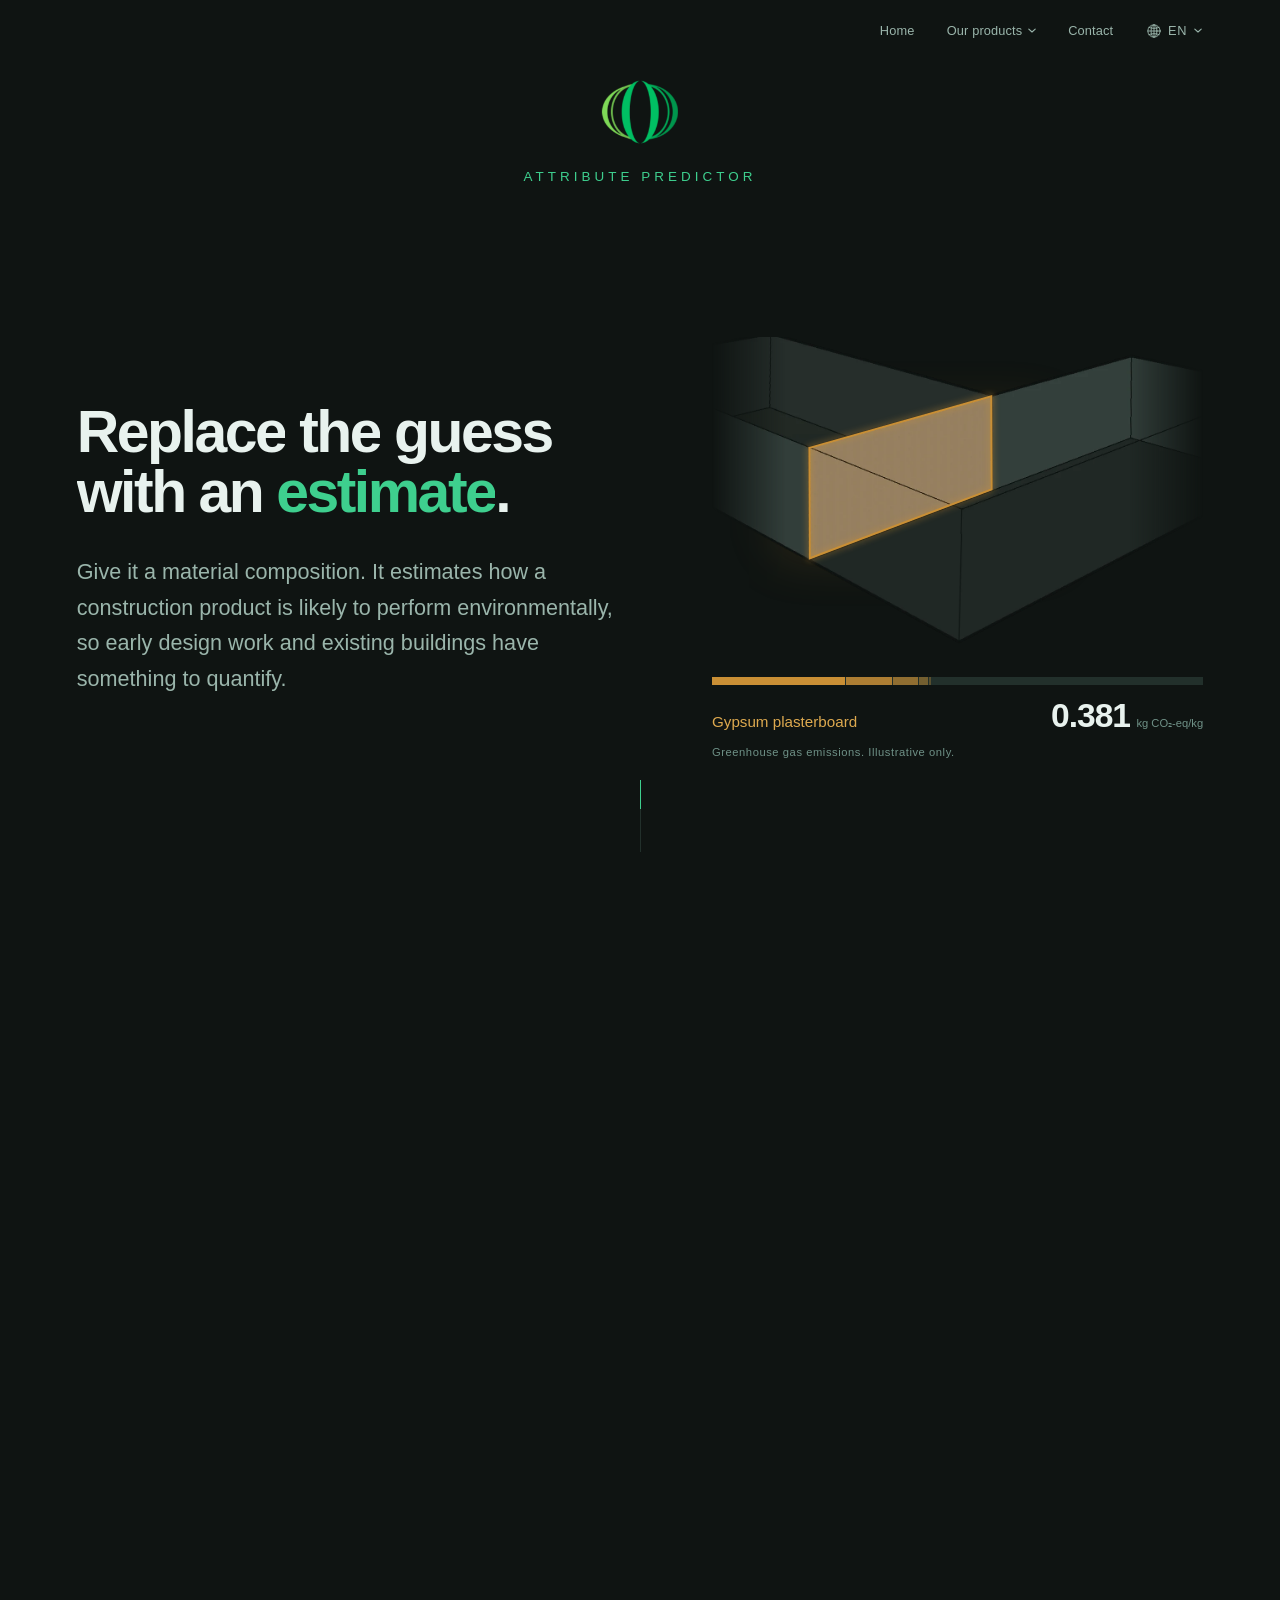
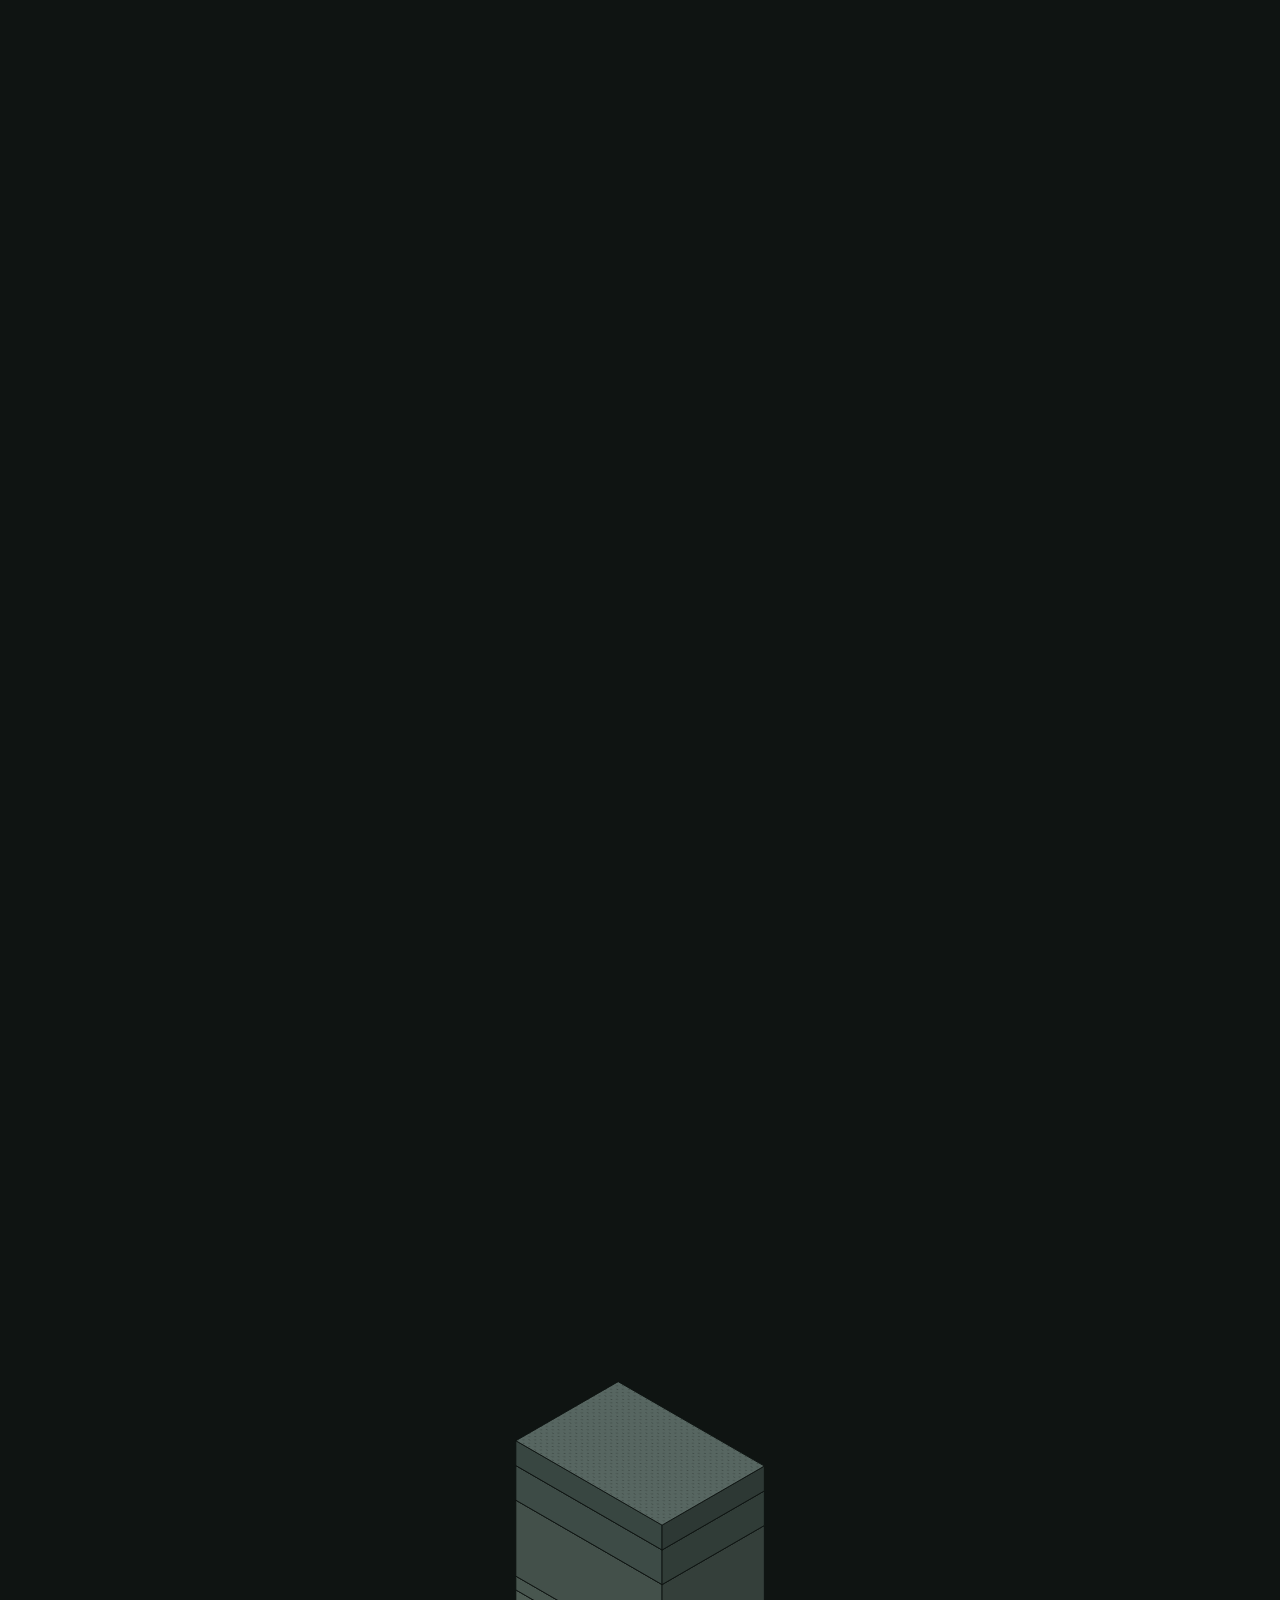
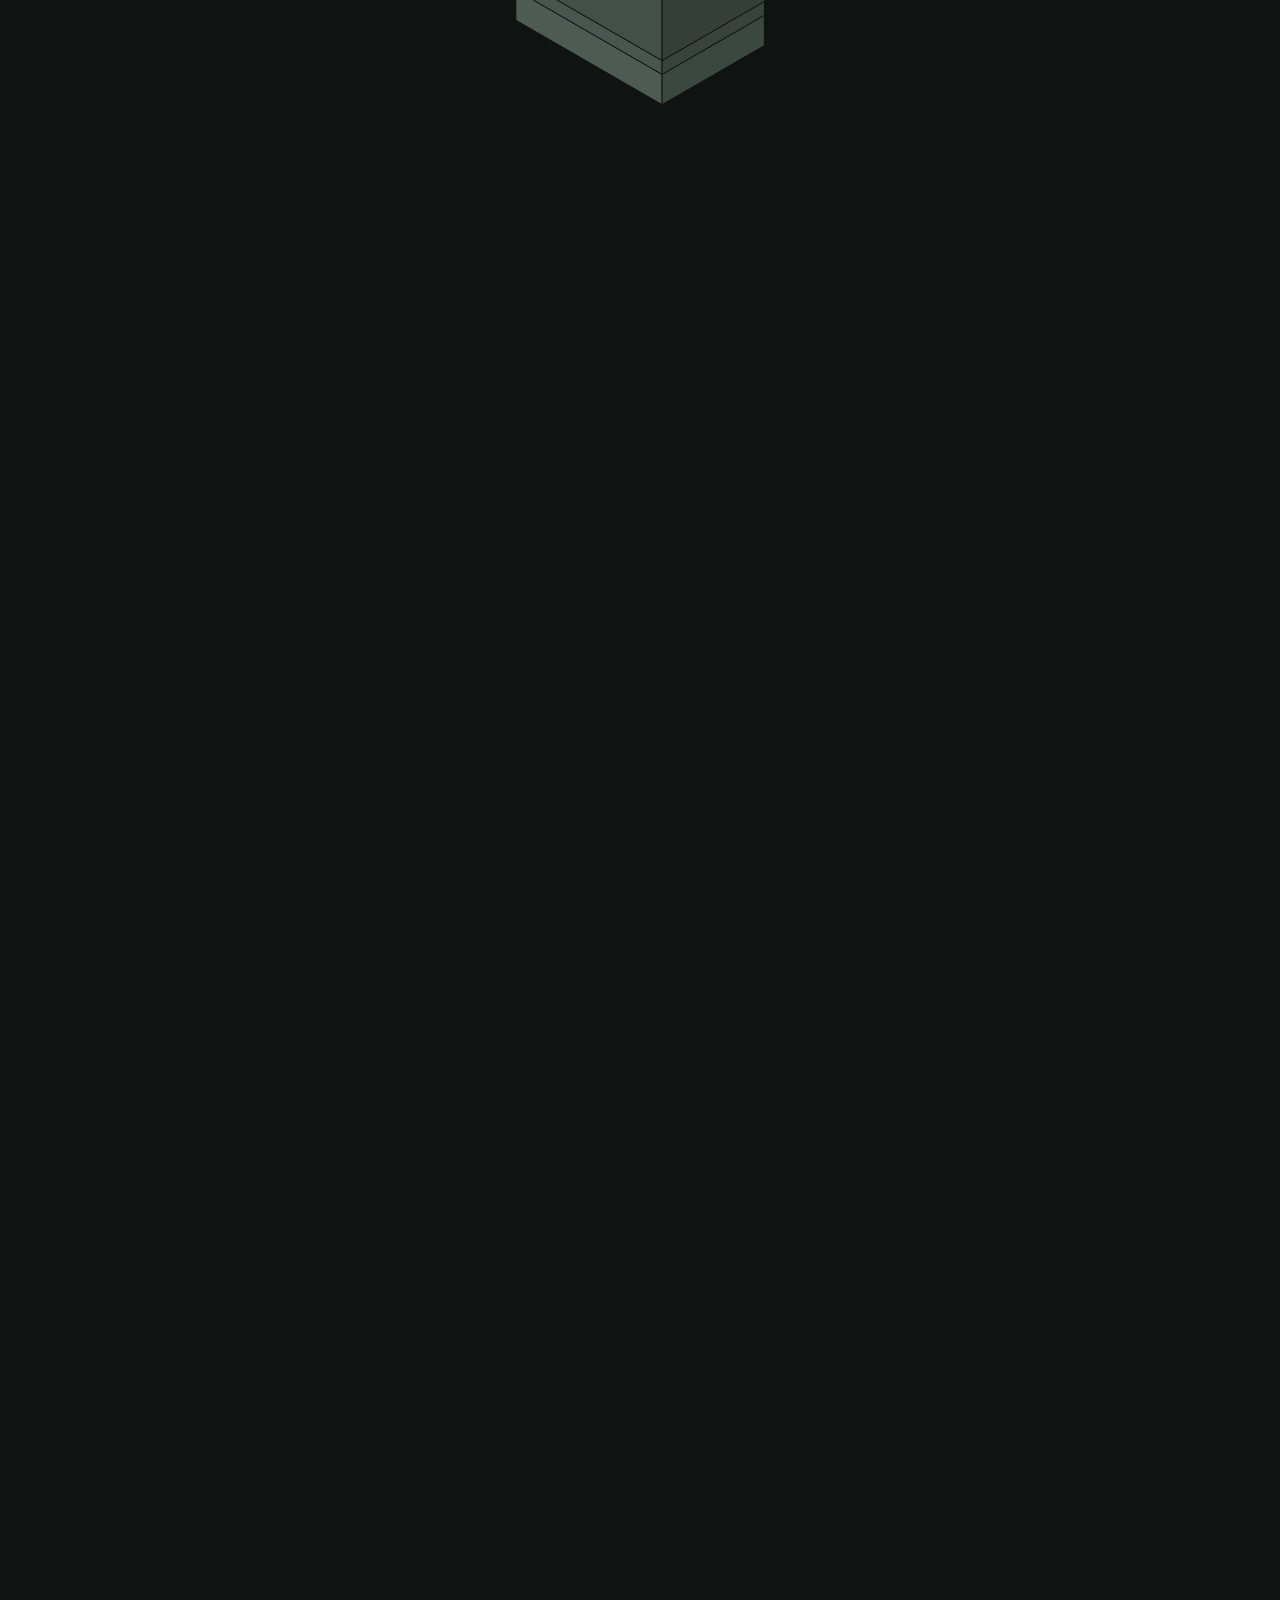
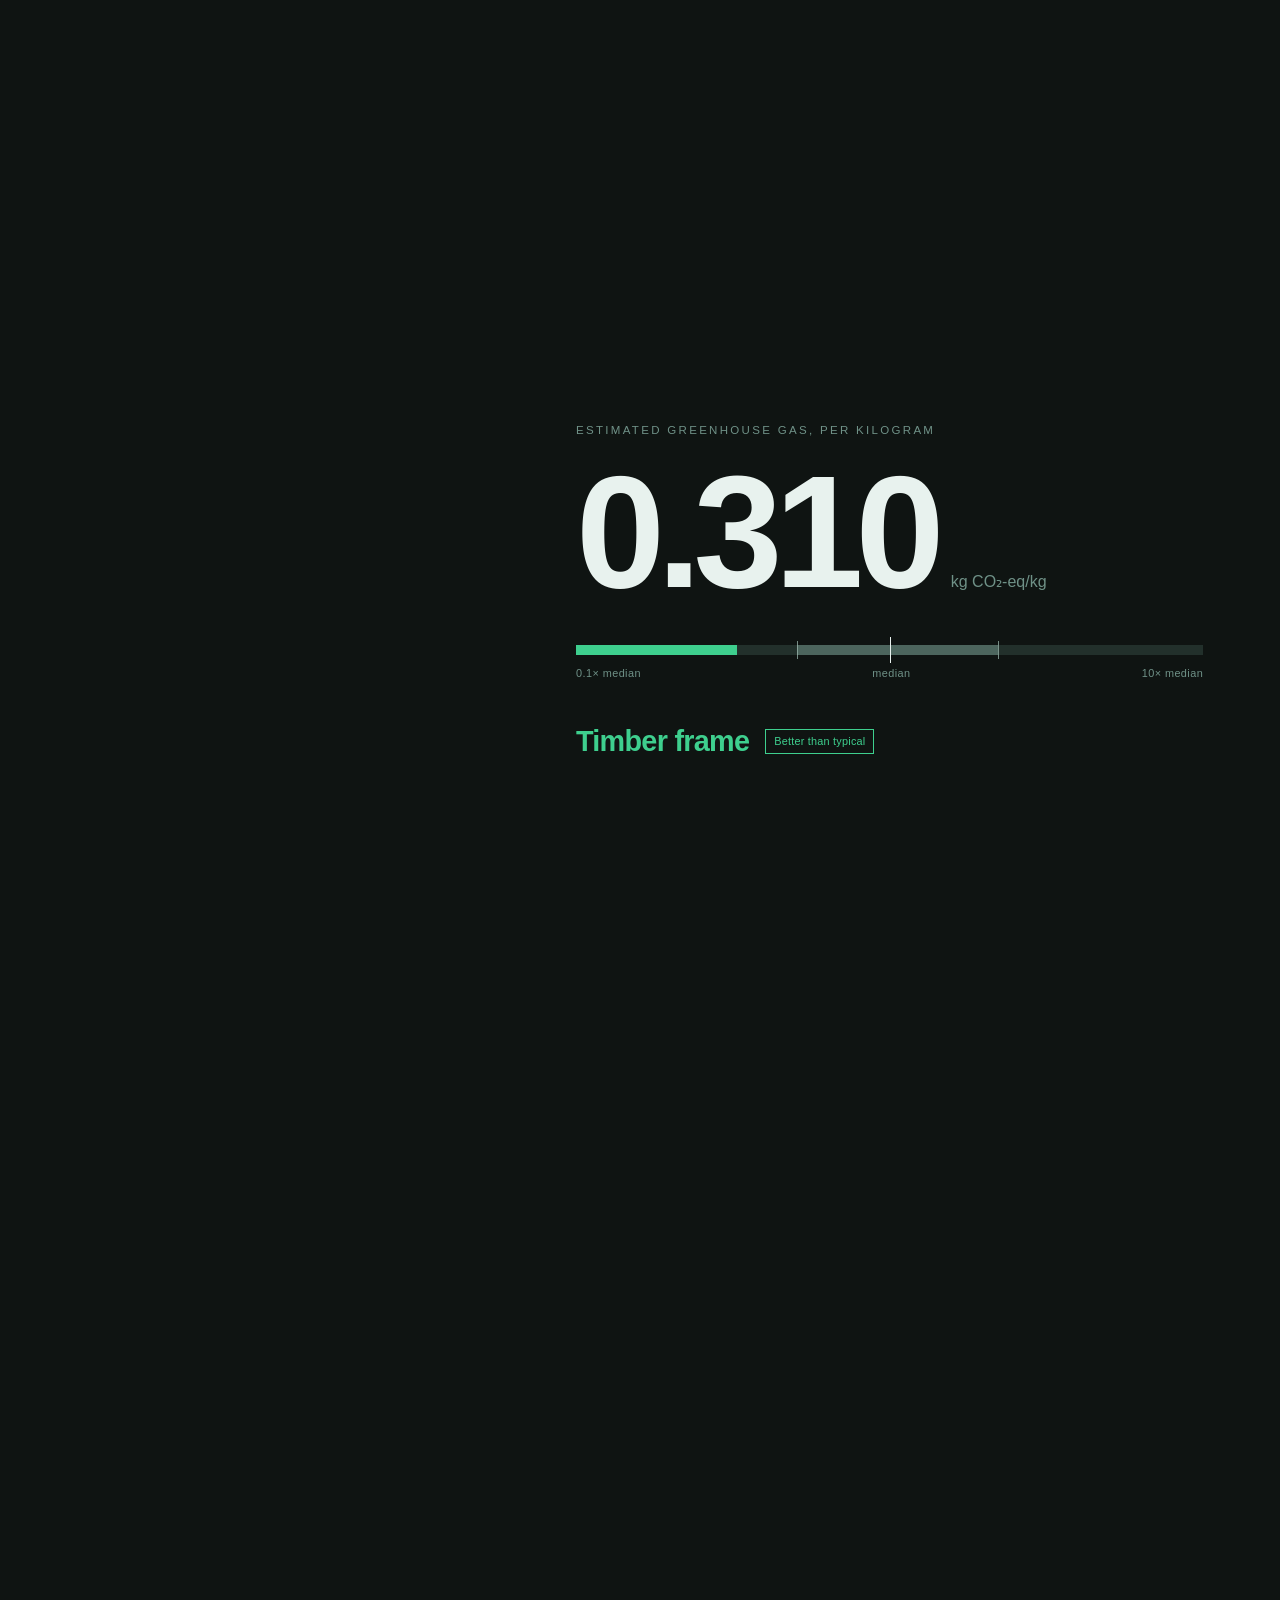
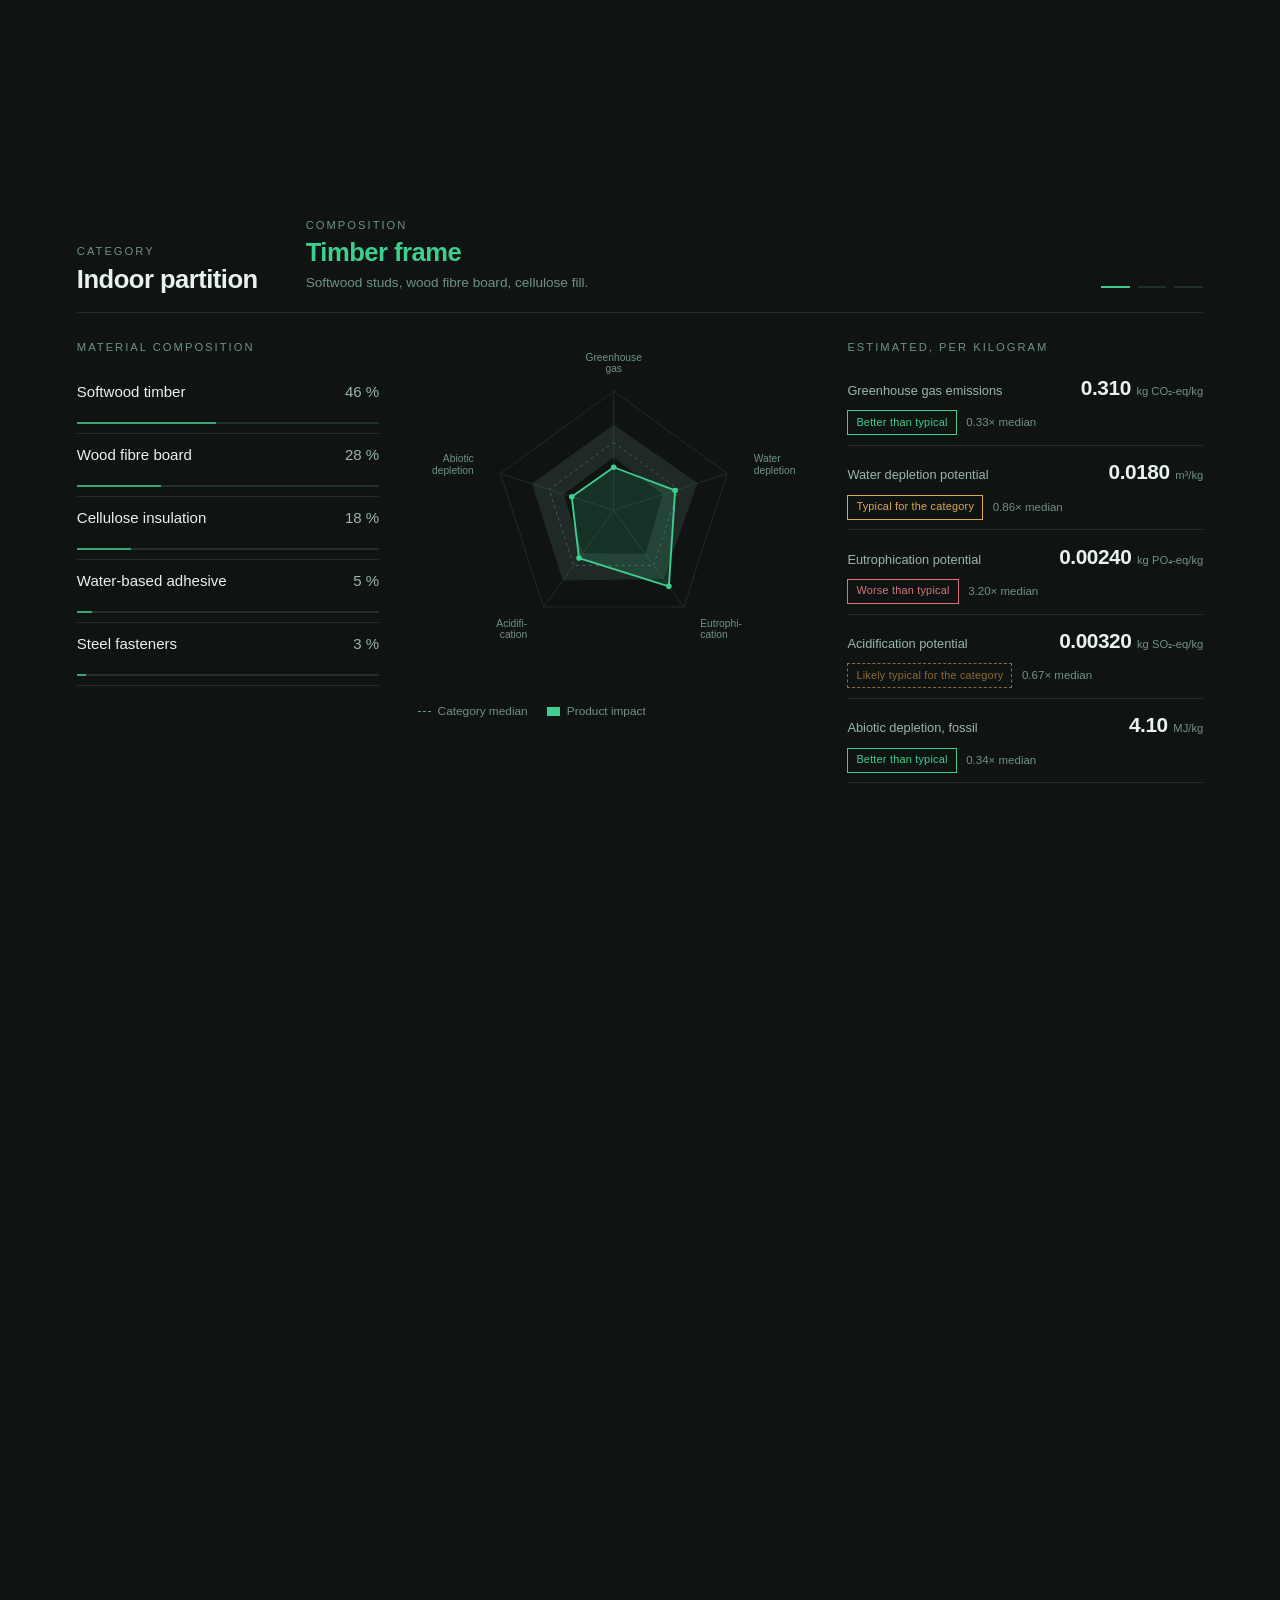
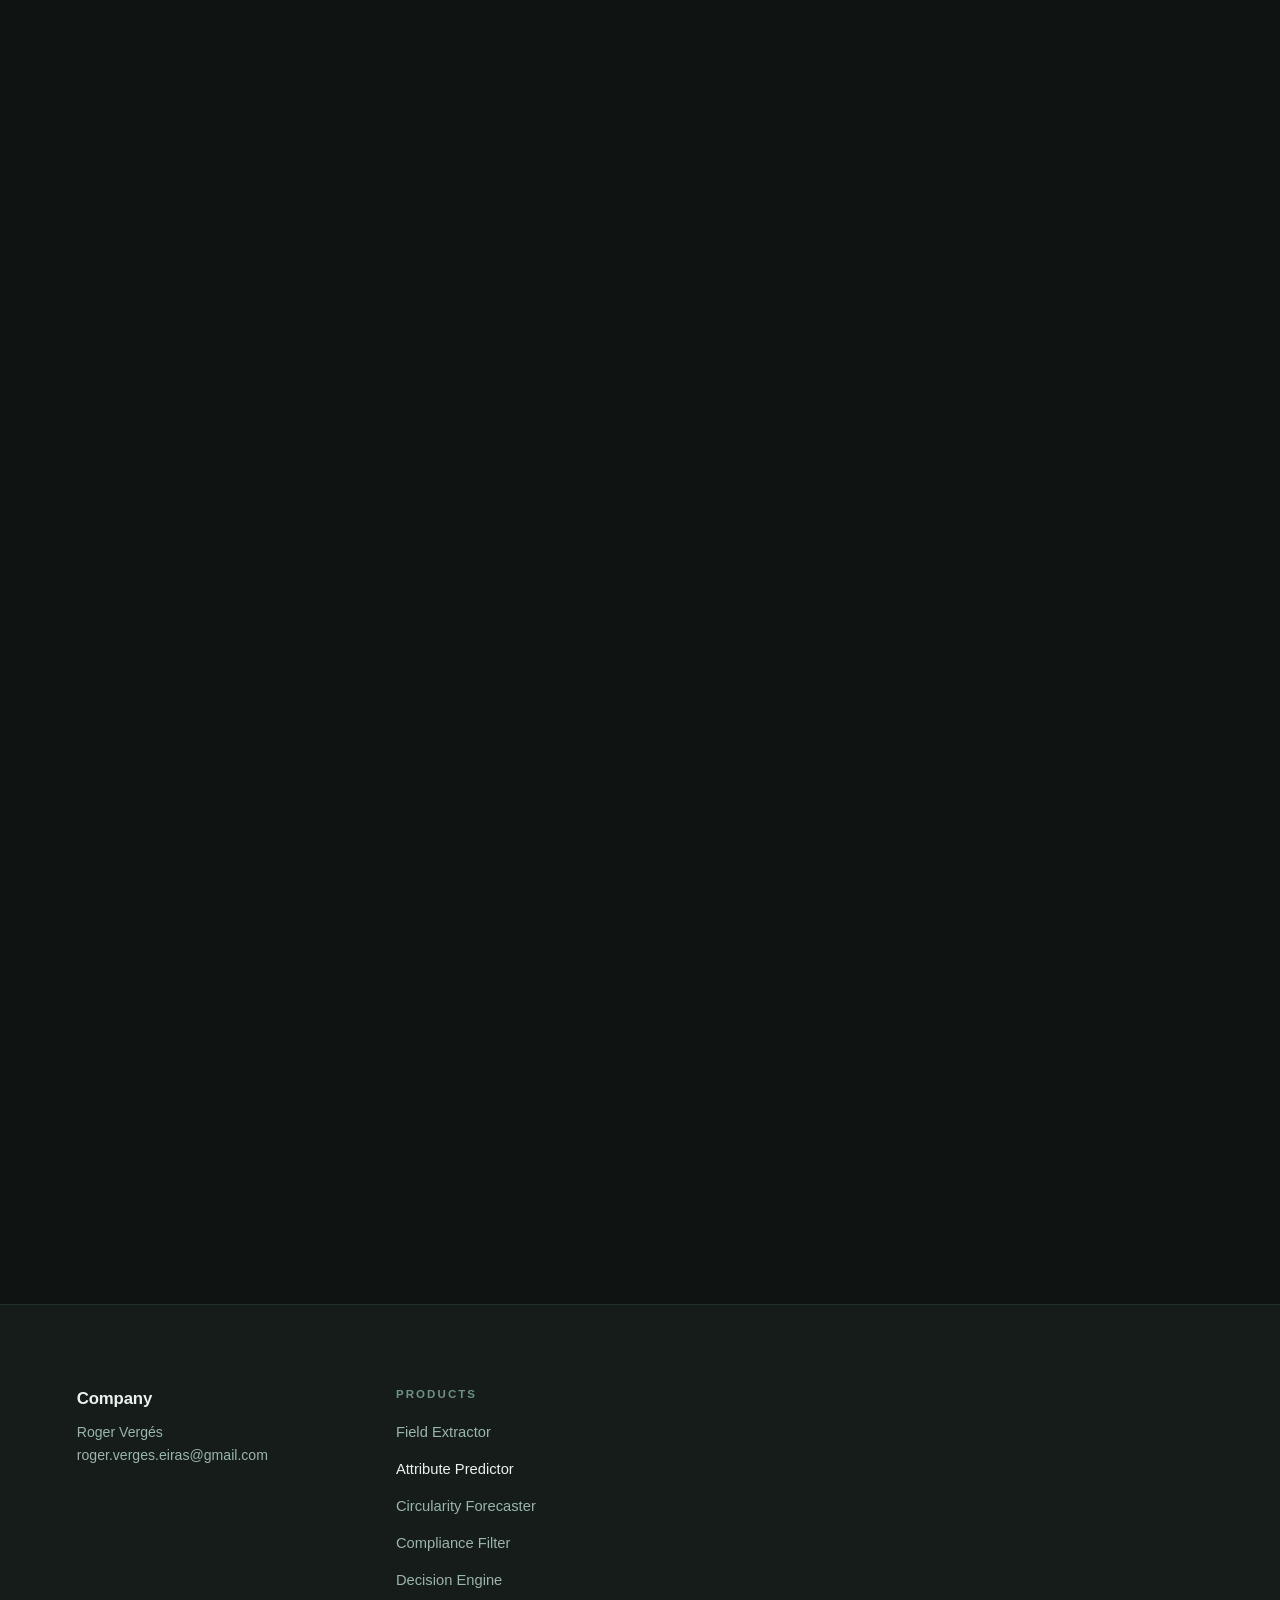
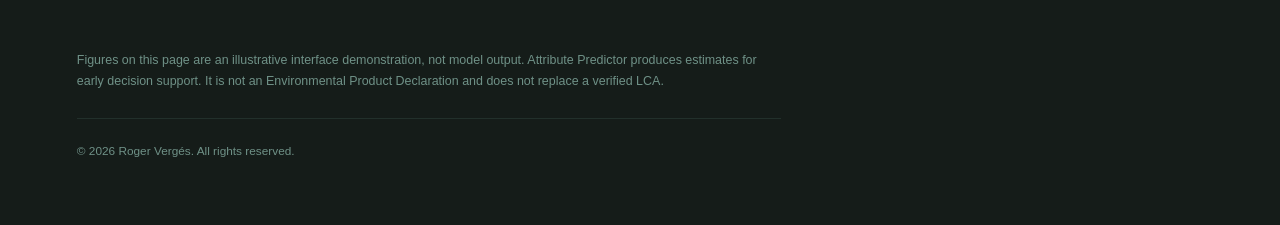
<file: predictor/index.html>
<!DOCTYPE html>
<html lang="en">
<head>
<meta charset="utf-8">
<meta name="viewport" content="width=device-width, initial-scale=1">
<title>Attribute Predictor: early environmental estimates from material composition</title>
<meta name="description" data-i18n-attr="content:meta.description"
      content="Estimates how a construction product is likely to perform environmentally, from its material composition. Built for early design and for existing products with no declaration. Complements an EPD and a full LCA.">
<meta name="color-scheme" content="dark">
<meta name="theme-color" content="#0f1412">
<link rel="canonical" href="https://eirasroger.github.io/attribute-predictor/predictor/">

<!-- og:image must be absolute; crawlers do not run JS, so these stay English -->
<meta property="og:type" content="website">
<meta property="og:site_name" content="Company">
<meta property="og:url" content="https://eirasroger.github.io/attribute-predictor/predictor/">
<meta property="og:title" content="Attribute Predictor: replace the guess with an estimate">
<meta property="og:description"
      content="Estimates how a construction product is likely to perform environmentally, from its material composition. For early design, and for products with no declaration.">
<meta property="og:image" content="https://eirasroger.github.io/attribute-predictor/assets/og-card.png">
<meta property="og:image:width" content="1200">
<meta property="og:image:height" content="630">
<meta property="og:image:alt"
      content="A rendered partition with one timber face, beside the words: replace the guess with an estimate.">
<meta property="og:locale" content="en">
<meta name="twitter:card" content="summary_large_image">

<link rel="icon" type="image/png" href="../assets/favicon.png">
<link rel="apple-touch-icon" href="../assets/logo.png">
<script src="../js/boot.js"></script>
<link rel="stylesheet" href="../css/base.css">
<link rel="stylesheet" href="../css/predictor.css">
</head>
<body data-base="../" data-page="predictor" data-tint="predictor"
      data-mark="assets/logo.png" data-tag="topbar.tag" data-note="footer.note"
      data-topbar-hold="hero">

<header class="topbar" id="topbar"></header>

<main>

  <!-- 1 ▸ hero ------------------------------------------------------------ -->
  <section class="hero" id="hero">
    <div class="hero-mast hero-fade">
      <img class="hero-mark" src="../assets/logo.png"
           alt="Attribute Predictor" width="84" height="84">
      <p class="eyebrow">Attribute Predictor</p>
    </div>

    <div class="hero-inner" id="hero-inner">
      <h1 class="display" id="hero-head" data-split data-i18n-html="hero.head">
        Replace the guess<br>with an <span class="accent">estimate</span>.
      </h1>
      <p class="lede hero-fade hero-fade-2" data-i18n="hero.lede">
        Give it a material composition. It estimates how a construction product
        is likely to perform environmentally, so early design work and existing
        buildings have something to quantify.
      </p>
    </div>

    <div class="hero-side hero-fade hero-fade-3" id="hero-side">

      <div class="hero-render" id="hero-render" aria-hidden="true">
        <div class="hr-frame">
        <img class="hr-shot is-on" id="hr-timber"
             src="../assets/partition-timber.webp" alt="" width="1170" height="743">
        <img class="hr-shot" id="hr-gypsum"
             src="../assets/partition-gypsum.webp" alt="" width="1170" height="743">
        <img class="hr-shot" id="hr-aluminium"
             src="../assets/partition-aluminium.webp" alt="" width="1170" height="743">

          <svg class="hr-trace" viewBox="0 0 1170 743" preserveAspectRatio="none"
               focusable="false">
            <polygon points="232,264 665,141 666,363 233,527"/>
          </svg>
        </div>
      </div>

      <div class="hero-demo" id="hero-demo" aria-hidden="true">
        <div>
          <div class="hd-comp"><div class="hd-fill" id="hd-comp"></div></div>
          <div class="hd-row">
            <span class="hd-name" id="hd-name"></span>
            <span class="hd-read">
              <span class="hd-val" id="hd-val"></span>
              <span class="hd-unit">kg CO₂-eq/kg</span>
            </span>
          </div>
          <p class="hd-cap" data-i18n="hero.loop.caption">Greenhouse gas emissions. Illustrative only.</p>
        </div>
      </div>

    </div>

    <div class="scroll-cue" aria-hidden="true"><span></span></div>
  </section>

  <!-- 2 ▸ the gap ---------------------------------------------------------- -->
  <section class="statement">
    <p class="reveal" data-i18n-html="gap.statement">
      A declaration describes a product that exists.<br>
      <span class="dim">Many of the decisions that shape it happen first.</span>
    </p>
  </section>

  <!-- 3 ▸ positioning, stated early ---------------------------------------- -->
  <section class="prose prose-full">
    <h2 class="section-head reveal" data-i18n="fits.head">Where it fits.</h2>
    <p class="reveal" data-i18n="fits.lede">
      Two moments in a project share the same problem: a decision worth
      quantifying, and nothing yet to quantify it with.
    </p>

    <ul class="fits reveal">
      <li>
        <h3 data-i18n="fits.early.head">Early design</h3>
        <p data-i18n="fits.early.body">
          Compare compositions in minutes, while everything is still open.
          Iterate on the option, not on the paperwork.
        </p>
      </li>
      <li>
        <h3 data-i18n="fits.existing.head">Renovation and existing stock</h3>
        <p data-i18n="fits.existing.body">
          The partition already in the building has no declaration and never
          will. That used to mean no number at all. Now you can estimate one,
          and see how far to trust it.
        </p>
      </li>
    </ul>

    <p class="reveal callout" data-i18n="fits.callout">
      A full LCA does the accounting once the design settles and verified data
      exists. Attribute Predictor covers the stretch before that, where the
      decisions are still being made.
    </p>
  </section>

  <!-- 4 ▸ layer by layer -------------------------------------------------- -->
  <section class="assembly" aria-labelledby="assembly-heading">
    <div class="assembly-intro">
      <h2 id="assembly-heading" class="section-head reveal" data-i18n="assembly.head">
        Layer by layer.
      </h2>
      <p class="reveal" data-i18n="assembly.lede">
        Nobody specifies a wall in one go. The cladding is chosen, then the
        insulation behind it, then the membrane, then the board that closes the
        room. Each of those is a product with a composition of its own, and any
        one of them can be estimated on its own.
      </p>
    </div>

    <div class="as-track" id="as-track">
      <div class="as-stage">
        <div class="as-group" id="as-group">
          <!-- aria-hidden: the panel states the same content as text -->
          <svg id="as-svg" aria-hidden="true" focusable="false"></svg>
          <div class="as-panel" id="as-panel"></div>
        </div>
      </div>
    </div>
  </section>

  <!-- 4 ▸ act one: one indicator, one number ------------------------------- -->
  <section class="bigviz" id="bigviz" aria-labelledby="bigviz-heading">

    <div class="bigviz-intro">
      <h2 id="bigviz-heading" class="section-head reveal" data-i18n-html="bigviz.head">
        One partition.<br><span class="dim">Many ways to build it.</span>
      </h2>
      <p class="section-sub reveal" data-i18n="bigviz.sub">
        Same category, same job, same functional unit. Change the composition
        and the estimate follows.
      </p>
    </div>

    <div class="bigviz-track" id="bigviz-track">
      <div class="bigviz-stage" id="bigviz-stage">
        <div class="bv-inner">
          <p class="bv-eyebrow" data-i18n="bigviz.eyebrow">Estimated greenhouse gas, per kilogram</p>

          <p class="bv-number">
            <span id="bv-num">0.280</span><span class="bv-unit">kg CO₂-eq/kg</span>
          </p>

          <div class="bv-scale" aria-hidden="true">
            <div class="bv-band" id="bv-band"></div>
            <div class="bv-fill" id="bv-fill"></div>
            <div class="bv-edge" id="bv-edge-lo"></div>
            <div class="bv-edge" id="bv-edge-hi"></div>
            <div class="bv-median" id="bv-median"></div>
          </div>
          <div class="bv-ticks" aria-hidden="true">
            <span data-i18n="scale.low">0.1× median</span><span data-i18n="scale.median">median</span><span data-i18n="scale.high">10×</span>
          </div>

          <div class="bv-foot">
            <span class="bv-name" id="bv-name">Timber frame</span>
            <span class="chip" id="bv-chip"></span>
          </div>

        </div>
      </div>
    </div>

    <div class="bv-static" id="bv-static"></div>
  </section>

  <!-- 5 + 6 ▸ act two: the full stage --------------------------------------- -->
  <section class="sim" id="sim" aria-labelledby="sim-heading">

    <div class="sim-head">
      <p class="sim-claim reveal" data-i18n-html="sim.claim">
        Carbon is one of five.<br>
        <span class="dim">A composition that wins on one can lose on another.</span>
      </p>
      <div class="sim-intro">
        <h2 id="sim-heading" class="section-head reveal" data-i18n-html="sim.head">
          Every indicator,<br><span class="dim">every time you change a material.</span>
        </h2>
        <p class="section-sub reveal" data-i18n="sim.sub">
          The same three builds, read against the whole category.
        </p>
      </div>
    </div>

    <div class="sim-track" id="sim-track">
      <div class="sim-stage" id="sim-stage">
        <div class="stage-inner">

          <div class="stage-head">
            <div class="stage-cat">
              <span class="label" data-i18n="sim.category">Category</span>
              <span class="value" id="cat-name">Indoor partition</span>
            </div>
            <div class="stage-variant">
              <span class="label" data-i18n="sim.composition">Composition</span>
              <span class="value" id="variant-name">Timber frame</span>
              <span class="variant-note" id="variant-note"></span>
            </div>
            <ol class="stage-dots" id="stage-dots" aria-hidden="true"></ol>
          </div>

          <div class="stage-body">

            <div class="panel panel-inputs">
              <h3 class="panel-title" data-i18n="sim.materials">Material composition</h3>
              <ul class="materials" id="materials"></ul>
            </div>

            <div class="panel panel-radar">
              <div class="radar-holder">
                <!-- aria-hidden: the readouts state every value in words -->
                <svg id="radar" class="radar-svg" viewBox="0 0 420 380"
                     aria-hidden="true" focusable="false"></svg>
              </div>
              <ul class="radar-key">
                <li><span class="key-swatch key-median"></span><span data-i18n="radar.key.median">Category median</span></li>
                <li><span class="key-swatch key-value"></span><span data-i18n="radar.key.value">Product impact</span></li>
              </ul>
            </div>

            <div class="panel panel-readouts">
              <h3 class="panel-title" data-i18n="sim.readouts">Estimated, per kilogram</h3>
              <ul class="readouts" id="readouts"></ul>
            </div>

          </div>

        </div>
      </div>
    </div>

    <!-- unpinned equivalent: reduced motion, or a viewport too short to pin -->
    <div class="sim-static" id="sim-static">
      <ul class="radar-key static-key" aria-hidden="true">
        <li><span class="key-swatch key-median"></span><span data-i18n="radar.key.median">Category median</span></li>
        <li><span class="key-swatch key-value"></span><span data-i18n="radar.key.value">Product impact</span></li>
      </ul>
      <div class="static-grid" id="static-grid"></div>
    </div>

  </section>

  <!-- 7 + 8 ▸ context, and the confidence attached to it --------------------- -->
  <div class="duo">

  <section class="prose">
    <h2 class="section-head reveal" data-i18n="context.head">Measured against its own kind.</h2>
    <p class="reveal" data-i18n="context.body">
      A raw value per kilogram tells you very little. Heavy materials score well
      simply by being heavy. So every result is placed against the real spread
      for that category: the median, and the band the middle half of products
      fall inside.
    </p>
  </section>

  <section class="prose">
    <h2 class="section-head reveal" data-i18n="range.head">Every estimate carries a range.</h2>
    <p class="reveal" data-i18n-html="range.body">
      A verdict reads better, typical or worse than typical. When the range
      crosses the threshold the wording softens to <em>likely</em> and the
      colour eases off.
    </p>
    <div class="verdict-demo reveal" aria-hidden="true">
      <div class="vd"><span class="chip chip-good" data-i18n="verdict.good">Better than typical</span></div>
      <div class="vd"><span class="chip chip-good chip-soft" data-i18n="verdict.good.soft">Likely better than typical</span></div>
      <div class="vd"><span class="chip" data-i18n="verdict.mid">Typical for the category</span></div>
      <div class="vd"><span class="chip chip-soft" data-i18n="verdict.mid.soft">Likely typical for the category</span></div>
      <div class="vd"><span class="chip chip-bad chip-soft" data-i18n="verdict.bad.soft">Likely worse than typical</span></div>
      <div class="vd"><span class="chip chip-bad" data-i18n="verdict.bad">Worse than typical</span></div>
    </div>
  </section>

  </div>

  <!-- 9 ▸ one indicator, stage by stage ------------------------------------ -->
  <section class="prose prose-wide" aria-labelledby="stages-heading">
    <h2 id="stages-heading" class="section-head reveal" data-i18n="stages.head">Then open one up.</h2>
    <p class="reveal" data-i18n="stages.lede">
      A total tells you the size of the number. The stages tell you where it
      comes from. Every indicator is estimated stage by stage, and each stage
      carries its own certainty.
    </p>

    <figure class="stagechart reveal" id="stagechart">
      <figcaption class="sc-head">
        <div>
          <h3 class="sc-title" data-i18n="stages.chart.title">Estimated greenhouse gas by life-cycle stage</h3>
        </div>
        <div class="sc-switch" role="group" aria-label="Choose a composition"
             data-i18n-attr="aria-label:stages.chart.switch">
        </div>
      </figcaption>

      <div class="sc-total">
        <span class="sc-total-label" data-i18n="stages.total">Total</span>
        <span class="sc-total-val" id="sc-total">0.280</span>
        <span class="sc-total-unit">kg CO₂-eq/kg</span>
      </div>

      <div class="sc-plot">
        <!-- aria-hidden: #sc-table below carries every value as text -->
        <svg id="sc-svg" aria-hidden="true" focusable="false"></svg>
      </div>

      <!-- .sr-only goes on the wrapper: a table cannot shrink below min-content -->
      <div class="sr-only">
        <table id="sc-table">
          <caption data-i18n="stages.table.caption">
            Estimated greenhouse gas by life-cycle stage, kg CO₂-eq per kilogram
          </caption>
          <thead>
            <tr><th scope="col" data-i18n="stages.table.stage">Stage</th>
                <th scope="col" data-i18n="stages.table.estimate">Estimate</th>
                <th scope="col" data-i18n="stages.table.range">Range</th></tr>
          </thead>
          <tbody></tbody>
        </table>
      </div>

    </figure>

    <p class="reveal" data-i18n="stages.body">
      A1 to A3, C3, C4 and D follow from the materials themselves, so they can
      be estimated with an uncertainty the model knows and states. A4 to A5 and
      C1 to C2 are set by transport distance and site process, which belong to
      the project. Those stay outside the model, and outside the claim.
    </p>
  </section>

  <!-- 10 + 11 ▸ how accurate, and where it runs ----------------------------- -->
  <div class="duo">

  <section class="prose">
    <h2 class="section-head reveal" data-i18n="accuracy.head">Accuracy, stated as a factor.</h2>
    <p class="reveal" data-i18n="accuracy.body">
      These indicators span six orders of magnitude, so accuracy is reported as
      fold error: how close the estimate lands, as a multiple.
    </p>
    <div class="figures reveal">
      <div class="fig">
        <span class="fig-n"><span data-i18n="accuracy.fold.value">1.07–1.39</span><span class="fig-x">×</span></span>
        <span class="fig-cap" data-i18n="accuracy.fold.cap">Median fold error, across targets</span>
      </div>
      <div class="fig">
        <span class="fig-n" data-i18n="accuracy.n.value">~8 500</span>
        <span class="fig-cap" data-i18n="accuracy.n.cap">Labelled products behind it</span>
      </div>
    </div>
  </section>

  <section class="prose">
    <h2 class="section-head reveal" data-i18n="platform.head">It runs on your machine.</h2>
    <p class="reveal" data-i18n="platform.body">
      A Windows desktop application. Change a material and all twenty-five
      estimates land instantly — fast enough to keep pace with the conversation
      you are having about the design.
    </p>
  </section>

  </div>

  <!-- 12 ▸ close ----------------------------------------------------------- -->
  <section class="statement statement-close">
    <p class="reveal" data-i18n-html="close.statement">
      Predicts. Estimates.<br>
      <span class="dim">And tells you how far to trust it.</span>
    </p>
    <img class="close-mark reveal" src="../assets/logo.png" alt=""
         width="420" height="420">
  </section>

</main>

<footer id="sitefooter"></footer>

<!-- i18n first: site.js reads window.I18N at load -->
<script src="../js/i18n.js"></script>
<script src="../js/copy.predictor.js"></script>
<script src="../js/products.js"></script>
<script src="../js/shell.js"></script>
<script src="../js/data.js"></script>
<script src="../js/site.js"></script>
<script src="../js/assembly.js"></script>
</body>
</html>
</file>
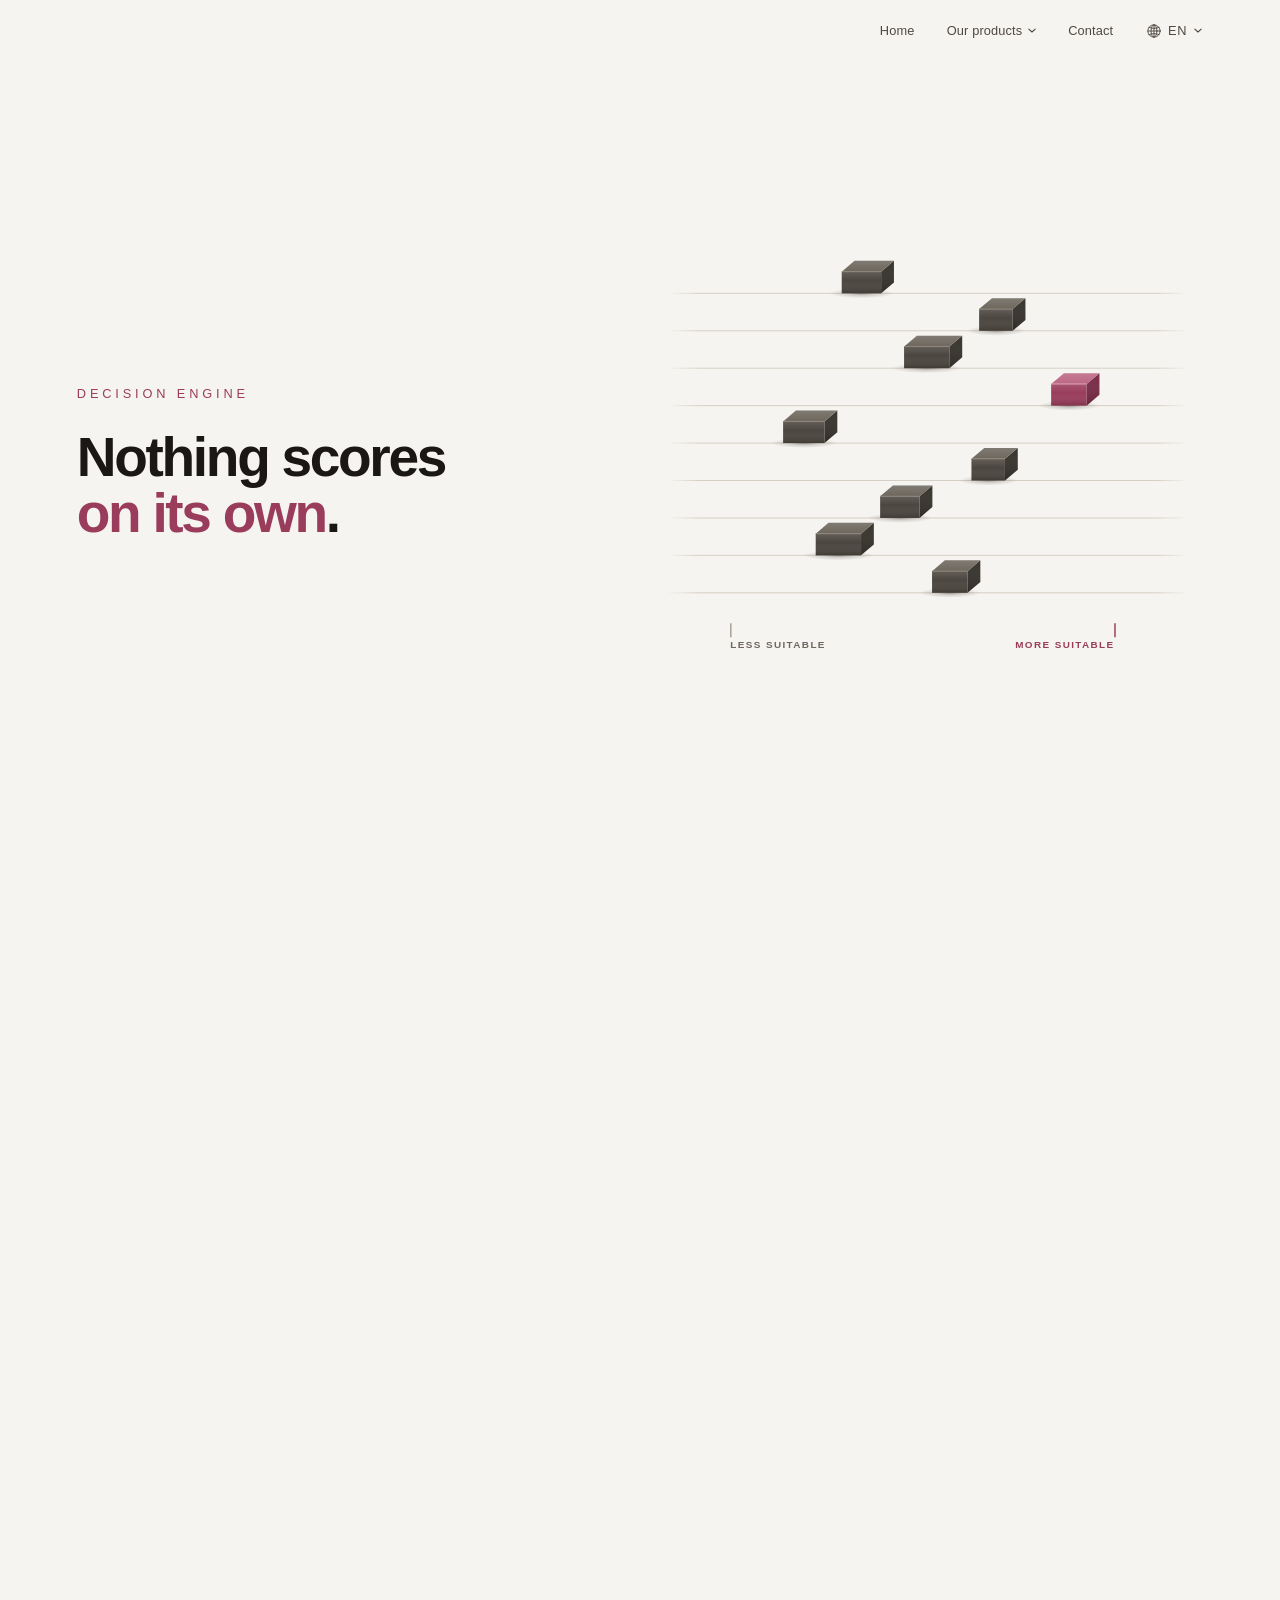
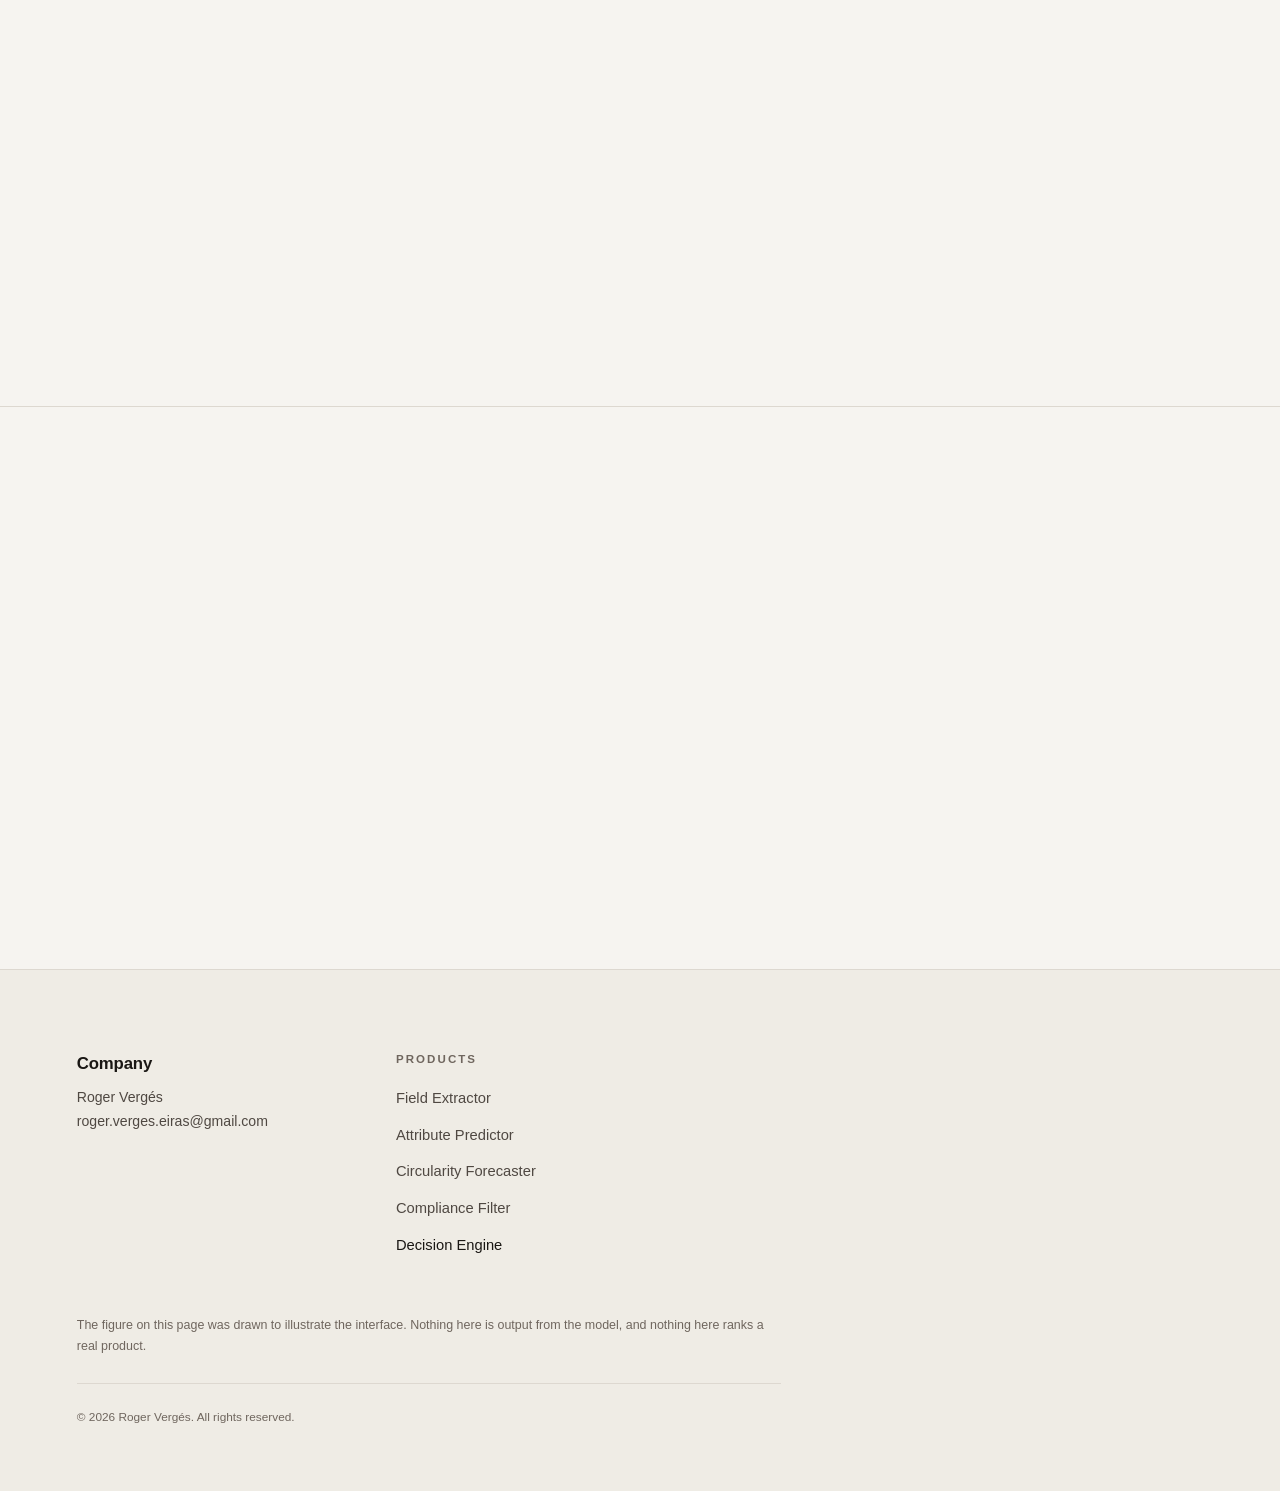
<file: recommender/index.html>
<!DOCTYPE html>
<html lang="en">
<head>
<meta charset="utf-8">
<meta name="viewport" content="width=device-width, initial-scale=1">
<title>Decision Engine: nothing scores on its own</title>
<meta name="description" data-i18n-attr="content:meta.description"
      content="Change who is asking, what it is for, or what it is standing next to, and the order changes. This weighs cost, performance, impact and end of life together, under the priorities the project is actually working to.">
<meta name="color-scheme" content="light">
<meta name="theme-color" content="#f6f4f0">
<link rel="canonical" href="https://eirasroger.github.io/attribute-predictor/recommender/">

<!-- crawlers do not run JS, so these stay English -->
<meta property="og:type" content="website">
<meta property="og:site_name" content="Company">
<meta property="og:url" content="https://eirasroger.github.io/attribute-predictor/recommender/">
<meta property="og:title" content="Decision Engine: nothing scores on its own">
<meta property="og:description"
      content="Change who is asking, what it is for, or what it is standing next to, and the order changes. This weighs cost, performance, impact and end of life together, under the priorities the project is actually working to.">
<meta property="og:locale" content="en">
<meta name="twitter:card" content="summary">

<link rel="icon" type="image/png" href="../assets/favicon.png">
<link rel="apple-touch-icon" href="../assets/logo.png">
<script src="../js/boot.js"></script>
<link rel="stylesheet" href="../css/base.css">
<link rel="stylesheet" href="../css/recommender.css">
</head>
<body data-base="../" data-page="recommender" data-tint="recommender"
      data-tag="topbar.tag" data-note="footer.note" data-topbar-hold="hero">

<header class="topbar" id="topbar"></header>

<main>

  <!-- 1 ▸ hero: one order, and what moves it ------------------------------- -->
  <section class="hero" id="hero">
    <div class="hero-inner">
      <p class="eyebrow hero-fade">Decision Engine</p>
      <h1 class="display" data-i18n-html="hero.head">
        Nothing scores<br><span class="accent">on its own</span>.
      </h1>
    </div>

    <div class="hero-side hero-fade hero-fade-2">
      <div class="dc-holder">
        <div class="dc">
          <svg class="dc-svg" id="dc-svg" focusable="false" aria-hidden="true"></svg>
          <div class="dc-labs" id="dc-labs"></div>
        </div>
      </div>
    </div>
  </section>

  <!-- 2 ▸ what the figure was doing ----------------------------------------- -->
  <section class="intro">
    <p class="lede reveal" data-i18n="hero.lede">
      Change who is asking, what it is for, or what it is standing next to,
      and the order changes. This weighs cost, performance, impact and end of
      life together, under the priorities the project is actually working to.
    </p>
  </section>

  <!-- 3 ▸ the honest line --------------------------------------------------- -->
  <section class="statement">
    <p class="reveal" data-i18n-html="close.statement">
      The same catalogue answers two projects differently.<br>
      <span class="dim">Both answers are right.</span>
    </p>
  </section>

  <!-- 4 ▸ call to action ---------------------------------------------------- -->
  <section class="cta">
    <div class="cta-inner reveal">
      <h2 class="cta-head" data-i18n="cta.head">Show it what you are choosing between.</h2>
      <p class="cta-body" data-i18n="cta.body">
        Send us the candidates and what the project values. We will show you
        the order that comes back.
      </p>
      <a class="cta-btn" href="mailto:roger.verges.eiras@gmail.com?subject=Decision%20Engine">
        <span data-i18n="cta.btn">Get in touch</span>
        <svg viewBox="0 0 12 10" fill="none" stroke="currentColor"
             stroke-width="1.5" stroke-linecap="round" stroke-linejoin="round"
             aria-hidden="true" focusable="false"><path d="M1 5h9M6.8 1.2 10.6 5l-3.8 3.8"/></svg>
      </a>
    </div>
  </section>

</main>

<footer id="sitefooter"></footer>

<script src="../js/i18n.js"></script>
<script src="../js/copy.recommender.js"></script>
<script src="../js/products.js"></script>
<script src="../js/shell.js"></script>
<script src="../js/decide.data.js"></script>
<script src="../js/decide.js"></script>
</body>
</html>
</file>
<file: css/base.css>
/* ===========================================================================
   Structure only, no colour: every page sets its own --ground, --ink and
   --accent before this is used.
   =========================================================================== */

:root {
  --ease: cubic-bezier(0.16, 0.84, 0.28, 1);
  --slow: 1.1s;

  --pad: clamp(1.5rem, 6vw, 8rem);
  --measure: 34rem;
}

/* --- product tints -------------------------------------------------------- */

/* validated for normal vision only, and safe because a tint never carries
   meaning alone. assets/marks/*.svg bake the same values; change one,
   change both. */
[data-tint="extractor"]   { --pc: #c98226; --pi: #8f5a12; }
[data-tint="predictor"]   { --pc: #3d9468; --pi: #26714b; }
[data-tint="circularity"] { --pc: #0b5266; --pi: #0b5266; }
[data-tint="compliance"]  { --pc: #6b7ad8; --pi: #4453ad; }
[data-tint="recommender"] { --pc: #a8506e; --pi: #93445f; }

*, *::before, *::after { box-sizing: border-box; }

html {
  background: var(--ground);
  -webkit-text-size-adjust: 100%;
}

body {
  margin: 0;
  background: var(--ground);
  color: var(--ink);
  font-family: -apple-system, BlinkMacSystemFont, "Segoe UI", Inter, Roboto,
               Helvetica, Arial, sans-serif;
  font-size: 17px;
  line-height: 1.65;
  -webkit-font-smoothing: antialiased;
  overflow-x: hidden;
}

.sr-only {
  position: absolute; width: 1px; height: 1px;
  padding: 0; margin: -1px; overflow: hidden;
  clip: rect(0 0 0 0); white-space: nowrap; border: 0;
}

em { font-style: normal; color: var(--accent); }
a  { color: var(--accent); text-decoration: none; }
a:hover { text-decoration: underline; }

/* --- top bar -------------------------------------------------------------- */

.topbar {
  position: fixed; inset: 0 0 auto 0; z-index: 40;
  display: flex; align-items: center; gap: 0.9rem;
  padding: 1rem var(--pad);
  font-size: 0.8rem; letter-spacing: 0.02em;
  background-color: transparent;
  border-bottom: 1px solid transparent;
  transition: background-color 0.6s var(--ease), border-color 0.6s var(--ease),
              backdrop-filter 0.6s var(--ease);
}
.topbar.visible,
.topbar.nav-open {
  background-color: color-mix(in srgb, var(--ground) 78%, transparent);
  backdrop-filter: blur(18px);
  border-bottom-color: var(--line);
}

.topbar-id {
  display: flex; align-items: center; gap: 0.9rem;
  min-width: 0;
  opacity: 0; transform: translateY(-100%);
  transition: opacity 0.6s var(--ease), transform 0.6s var(--ease);
}
.topbar.visible .topbar-id { opacity: 1; transform: none; }

.topbar-mark { width: 1.35rem; height: auto; display: block; }
.wordmark {
  font-weight: 600; letter-spacing: -0.01em; margin-right: 0.2rem;
  white-space: nowrap;
}
.topbar-home {
  color: var(--ink); text-decoration: none;
  font-weight: 600; letter-spacing: -0.01em; white-space: nowrap;
  transition: color 0.3s var(--ease);
}
.topbar-home:hover { color: var(--accent); text-decoration: none; }
.topbar-sep { color: var(--ink-faint); margin: 0 -0.35rem; }
.topbar-tag { color: var(--ink-faint); white-space: nowrap; }
@media (max-width: 52rem) { .topbar-tag { display: none; } }
/* never .wordmark here: on the hub it is the only brand in the bar */
@media (max-width: 34rem) { .topbar-home, .topbar-sep { display: none; } }

/* --- nav ------------------------------------------------------------------ */

.nav { margin-left: auto; }

.nav-items {
  display: flex; align-items: center;
  gap: clamp(1.1rem, 2.4vw, 2rem);
}

.nav-link {
  color: var(--ink-dim); text-decoration: none;
  letter-spacing: 0.01em; white-space: nowrap;
  transition: color 0.3s var(--ease);
}
.nav-link:hover, .nav-link:focus-visible { color: var(--ink); text-decoration: none; }

.nav-toggle {
  display: none;
  padding: 0.35rem; margin: -0.35rem;
  border: 0; background: none; color: var(--ink-dim); cursor: pointer;
}
.nav-bars { display: block; width: 1.1rem; }
.nav-bars i {
  display: block; height: 1.5px; background: currentColor;
  transition: transform 0.32s var(--ease), opacity 0.32s var(--ease);
}
.nav-bars i + i { margin-top: 4px; }
[aria-expanded="true"] .nav-bars i:nth-child(1) { transform: translateY(5.5px) rotate(45deg); }
[aria-expanded="true"] .nav-bars i:nth-child(2) { opacity: 0; }
[aria-expanded="true"] .nav-bars i:nth-child(3) { transform: translateY(-5.5px) rotate(-45deg); }

/* --- products menu -------------------------------------------------------- */

.drop { position: relative; }

.drop-btn {
  display: flex; align-items: center; gap: 0.35rem;
  padding: 0.25rem 0.1rem; border: 0; background: none;
  color: var(--ink-dim); cursor: pointer;
  font: inherit; letter-spacing: 0.01em; white-space: nowrap;
  transition: color 0.3s var(--ease);
}
.drop-btn:hover, .drop-btn[aria-expanded="true"] { color: var(--ink); }

.drop-panel {
  position: absolute; top: calc(100% + 0.75rem); right: 0; z-index: 5;
  width: 25rem; max-width: calc(100vw - 2rem);
  padding: 0.4rem;
  background: color-mix(in srgb, var(--ground) 94%, var(--ink));
  border: 1px solid var(--line);
  border-radius: 0.9rem;
  backdrop-filter: blur(18px);
  box-shadow: 0 1.4rem 3rem -1rem rgba(0, 0, 0, 0.2);

  display: none; opacity: 0; pointer-events: none;
  transform: translateY(-0.4rem) scale(0.985); transform-origin: top right;
  /* display in the transition is what lets it fade out instead of vanishing */
  transition: opacity 0.19s var(--ease), transform 0.26s var(--ease),
              display 0.26s allow-discrete;
}
.drop[data-open="true"] .drop-panel {
  display: block; opacity: 1; transform: none; pointer-events: auto;
}
@starting-style {
  .drop[data-open="true"] .drop-panel {
    opacity: 0; transform: translateY(-0.4rem) scale(0.985);
  }
}

.drop-panel ul { list-style: none; margin: 0; padding: 0; }

.drop-item {
  display: grid; grid-template-columns: auto minmax(0, 1fr);
  align-items: center; gap: 0.85rem;
  padding: 0.6rem; border-radius: 0.6rem;
  color: inherit; text-decoration: none;
  transition: background-color 0.25s var(--ease);
}
.drop-item:hover, .drop-item:focus-visible {
  text-decoration: none;
  background-color: color-mix(in srgb, var(--pc) 11%, transparent);
}
.drop-item:focus-visible { outline: 2px solid var(--pi); outline-offset: -2px; }

.drop-art {
  width: 4.5rem; aspect-ratio: 4 / 3;
  display: grid; place-items: center;
  border-radius: 0.5rem;
  border: 1px solid color-mix(in srgb, var(--pc) 20%, var(--line));
  background: color-mix(in srgb, var(--pc) 10%, var(--ground));
}
.drop-art img { width: 84%; height: auto; display: block; }

.drop-name {
  display: block;
  font-size: 0.88rem; font-weight: 600; letter-spacing: -0.01em;
  color: var(--ink);
}
.drop-tag {
  display: block; margin-top: 0.12rem;
  font-size: 0.76rem; line-height: 1.4; color: var(--ink-faint);
}
.drop-item[aria-current="page"] .drop-name { color: var(--pi); }

.drop-all {
  display: flex; align-items: center; gap: 0.45rem;
  margin-top: 0.35rem; padding: 0.75rem 0.6rem 0.5rem;
  border-top: 1px solid var(--line);
  font-size: 0.8rem; font-weight: 500; color: var(--ink-dim);
}
.drop-all:hover { color: var(--ink); text-decoration: none; }
.drop-all svg { width: 0.6rem; height: auto; }

/* --- language menu -------------------------------------------------------- */

.lang { position: relative; }

.lang-btn {
  display: flex; align-items: center; gap: 0.4rem;
  padding: 0.25rem 0.1rem; border: 0; background: none;
  color: var(--ink-dim); cursor: pointer;
  font: inherit; letter-spacing: 0.06em;
  transition: color 0.3s var(--ease);
}
.lang-btn:hover, .lang-btn[aria-expanded="true"] { color: var(--ink); }
.globe { width: 1rem; height: 1rem; display: block; }
.lang-code { font-weight: 500; }
.caret {
  width: 0.5rem; height: auto; display: block;
  transition: transform 0.3s var(--ease);
}
[aria-expanded="true"] .caret { transform: rotate(180deg); }

.lang-list {
  position: absolute; top: calc(100% + 0.6rem); right: 0; z-index: 5;
  list-style: none; margin: 0; padding: 0.35rem;
  min-width: 9.5rem;
  background: color-mix(in srgb, var(--ground) 94%, var(--ink));
  border: 1px solid var(--line);
  backdrop-filter: blur(18px);

  display: none; opacity: 0; pointer-events: none;
  transform: translateY(-0.35rem) scale(0.985); transform-origin: top right;
  transition: opacity 0.19s var(--ease), transform 0.26s var(--ease),
              display 0.26s allow-discrete;
}
.lang[data-open="true"] .lang-list {
  display: block; opacity: 1; transform: none; pointer-events: auto;
}
@starting-style {
  .lang[data-open="true"] .lang-list {
    opacity: 0; transform: translateY(-0.35rem) scale(0.985);
  }
}

.lang-opt {
  display: flex; align-items: center; gap: 0.6rem;
  width: 100%; padding: 0.5rem 0.6rem;
  border: 0; background: none; cursor: pointer;
  font: inherit; color: var(--ink-dim); text-align: left;
  white-space: nowrap;
  transition: color 0.25s var(--ease), background-color 0.25s var(--ease);
}
.lang-opt img {
  /* the fixed box is what evens two differently sized flags */
  width: 1.15rem; height: 1.15rem; display: block; border-radius: 50%;
  filter: grayscale(1); opacity: 0.5;
  transition: filter 0.25s var(--ease), opacity 0.25s var(--ease);
}
.lang-opt:hover, .lang-opt:focus-visible {
  color: var(--ink);
  background-color: color-mix(in srgb, var(--ink) 7%, transparent);
}
.lang-opt:hover img, .lang-opt:focus-visible img { filter: none; opacity: 1; }

.lang-opt[aria-current="true"] { color: var(--accent); }
.lang-opt[aria-current="true"] img { filter: none; opacity: 1; }

.nav-toggle:focus-visible,
.lang-btn:focus-visible,
.lang-opt:focus-visible,
.drop-btn:focus-visible,
.drop-all:focus-visible,
.nav-link:focus-visible {
  outline: 2px solid var(--accent); outline-offset: 3px;
}

@media (max-width: 44rem) {
  .nav-toggle { display: block; }

  .drop-btn { display: none; }
  .drop { padding-bottom: 0.5rem; border-bottom: 1px solid var(--line); }
  /* both selectors: the [data-open] rule above outranks a bare .drop-panel */
  .drop-panel,
  .drop[data-open="true"] .drop-panel {
    position: static; display: block;
    opacity: 1; transform: none; transition: none; pointer-events: auto;
    width: auto; max-width: none; padding: 0;
    background: none; border: 0; border-radius: 0;
    backdrop-filter: none; box-shadow: none;
  }
  .drop-tag { display: none; }
  .drop-art { width: 2.4rem; }
  .drop-item { padding: 0.5rem 0; gap: 0.7rem; }
  .drop-item:hover, .drop-item:focus-visible { background-color: transparent; }
  .drop-all { padding-left: 0; padding-right: 0; }

  .nav-items {
    position: absolute; top: 100%; right: 0; left: 0;
    flex-direction: column; align-items: stretch;
    gap: 0;
    padding: 0.5rem var(--pad) 1.1rem;
    background-color: color-mix(in srgb, var(--ground) 94%, var(--ink));
    border-bottom: 1px solid var(--line);
    backdrop-filter: blur(18px);

    display: none; opacity: 0; transform: translateY(-0.5rem);
    pointer-events: none;
    transition: opacity 0.2s var(--ease), transform 0.28s var(--ease),
                display 0.28s allow-discrete;
  }
  .nav[data-open="true"] .nav-items {
    display: flex; opacity: 1; transform: none; pointer-events: auto;
  }
  @starting-style {
    .nav[data-open="true"] .nav-items {
      opacity: 0; transform: translateY(-0.5rem);
    }
  }

  .nav-link { padding: 0.75rem 0; font-size: 0.95rem; }
  .lang-btn { display: none; }

  .lang { border-top: 1px solid var(--line); margin-top: 0.4rem; padding-top: 0.6rem; }
  /* both selectors: the [data-open] rule above outranks a bare .lang-list */
  .lang-list,
  .lang[data-open="true"] .lang-list {
    position: static; display: block;
    opacity: 1; transform: none; transition: none; pointer-events: auto;
    min-width: 0; padding: 0;
    background: none; border: 0; backdrop-filter: none;
  }
  .lang-opt { padding: 0.6rem 0; font-size: 0.95rem; }
  .lang-opt:hover, .lang-opt:focus-visible { background-color: transparent; }
}

/* holds paint until i18n.js has swapped the strings */
.i18n-pending body { visibility: hidden; }

/* --- shared type ---------------------------------------------------------- */

.display {
  margin: 0;
  font-size: clamp(2.6rem, 7.6vw, 6.6rem);
  line-height: 1.02;
  letter-spacing: -0.042em;
  font-weight: 600;
}

.section-head {
  margin: 0 0 2rem;
  font-size: clamp(2rem, 5.5vw, 4rem);
  line-height: 1.04;
  letter-spacing: -0.035em;
  font-weight: 600;
}

.eyebrow {
  margin: 0 0 2rem;
  font-size: 0.8rem; letter-spacing: 0.22em; text-transform: uppercase;
  color: var(--accent);
}

.lede {
  max-width: var(--measure);
  margin: 2.5rem 0 0;
  font-size: clamp(1.05rem, 2vw, 1.35rem);
  color: var(--ink-dim);
}

.dim   { color: var(--ink-faint); }
.small { font-size: 0.92rem; color: var(--ink-faint); }

/* --- statement sections --------------------------------------------------- */

.statement {
  min-height: 88svh;
  display: flex; align-items: center;
  padding: 6rem var(--pad);
}
.statement p {
  margin: 0; max-width: 26em;
  font-size: clamp(1.9rem, 5vw, 3.6rem);
  line-height: 1.14; letter-spacing: -0.035em; font-weight: 600;
}
.statement-close { min-height: 70svh; }

/* --- paired sections ------------------------------------------------------ */

@media (min-width: 64rem) {
  .duo {
    display: grid;
    grid-template-columns: repeat(2, minmax(0, 1fr));
    align-items: start;
  }
  .duo > .prose + .prose { padding-left: 0; }
}

/* --- prose sections ------------------------------------------------------- */

.prose {
  padding: 9rem var(--pad);
  max-width: calc(var(--measure) + var(--pad) * 2);
}
.prose p { margin: 0 0 1.6rem; color: var(--ink-dim); }
.prose p:last-child { margin-bottom: 0; }

/* --- reveal animation ----------------------------------------------------- */

@media (prefers-reduced-motion: no-preference) {
  .reveal { opacity: 0; transform: translateY(2.2rem); }
  .reveal.in {
    opacity: 1; transform: none;
    transition: opacity var(--slow) var(--ease),
                transform var(--slow) var(--ease);
  }
  @supports (animation-timeline: view()) {
    .reveal {
      opacity: 0; transform: translateY(2.2rem);
      animation: reveal linear both;
      animation-timeline: view();
      animation-range: entry 5% cover 26%;
    }
    .reveal.in { transition: none; }
  }
}
@keyframes reveal {
  to { opacity: 1; transform: none; }
}

/* --- footer --------------------------------------------------------------- */

.footer {
  border-top: 1px solid var(--line);
  padding: 5rem var(--pad) 4rem;
  background: var(--ground-up);
}
.footer-inner { max-width: 66rem; }

.footer-cols {
  display: flex; flex-wrap: wrap;
  gap: 2.5rem clamp(3rem, 10vw, 9rem);
  margin-bottom: 3.5rem;
}

.footer-home {
  display: inline-block;
  color: var(--ink); text-decoration: none;
  font-weight: 600; font-size: 1.05rem; letter-spacing: -0.01em;
  transition: color 0.3s var(--ease);
}
.footer-home:hover { color: var(--accent); text-decoration: none; }
.footer-contact { margin: 0.5rem 0 0; color: var(--ink-dim); font-size: 0.88rem; }
.footer-contact a { color: var(--ink-dim); }
.footer-contact a:hover { color: var(--accent); }

.footer-col-head {
  margin: 0 0 0.9rem;
  font-size: 0.72rem; font-weight: 600;
  letter-spacing: 0.18em; text-transform: uppercase;
  color: var(--ink-faint);
}
.footer-col ul { list-style: none; margin: 0; padding: 0; }
.footer-col li + li { margin-top: 0.55rem; }
.footer-col a {
  color: var(--ink-dim); font-size: 0.92rem;
  transition: color 0.3s var(--ease);
}
.footer-col a:hover { color: var(--ink); text-decoration: none; }
.footer-col a[aria-current="page"] { color: var(--ink); }

.footer-note {
  margin: 0 0 1.6rem; max-width: 44rem;
  font-size: 0.78rem; line-height: 1.7; color: var(--ink-faint);
}
.footer-legal {
  margin: 0; padding-top: 1.4rem; max-width: 44rem;
  border-top: 1px solid var(--line);
  font-size: 0.74rem; line-height: 1.7; color: var(--ink-faint);
}

/* --- reduced motion ------------------------------------------------------- */

@media (prefers-reduced-motion: reduce) {
  .topbar-id { opacity: 1; transform: none; }
  .topbar    { border-bottom-color: var(--line); }
  .reveal    { opacity: 1; transform: none; animation: none; }
  * { animation-duration: 0.001ms !important; transition-duration: 0.001ms !important; }
}
</file>
<file: css/hub.css>
/* loads after css/base.css */

:root {
  --ground:      #fbfbfd;
  --ground-up:   #f4f4f7;
  --surface:     #ffffff;
  /* contrast-checked on --ground: 16.3:1 / 7.6:1 / 4.9:1 / 5.3:1 */
  --ink:         #1d1d1f;
  --ink-dim:     #515156;
  --ink-faint:   #6e6e73;
  --line:        #d6d6db;
  --accent:      #1c6ea4;
  --accent-dim:  #14547e;
}

/* --- hero ----------------------------------------------------------------- */

.hub-hero {
  position: relative; isolation: isolate;
  padding: clamp(8.5rem, 20vh, 13rem) var(--pad) clamp(4.5rem, 10vh, 7.5rem);
}
.hub-hero > *:not(.hub-hero-wash) { position: relative; z-index: 1; }

.hub-hero-wash {
  position: absolute; inset: 0; z-index: 0; pointer-events: none;
  background:
    radial-gradient(48rem 32rem at 74% 2%,
      color-mix(in srgb, #6b7ad8 15%, transparent) 0%, transparent 66%),
    radial-gradient(40rem 30rem at 4% -8%,
      color-mix(in srgb, #3d9468 13%, transparent) 0%, transparent 64%),
    radial-gradient(46rem 30rem at 99% 84%,
      color-mix(in srgb, #a8506e 11%, transparent) 0%, transparent 68%),
    radial-gradient(34rem 24rem at 30% 104%,
      color-mix(in srgb, #c98226 10%, transparent) 0%, transparent 70%);
  /* without the fade the wash cuts off at the section edge as a visible line */
  -webkit-mask-image: linear-gradient(180deg, #000 58%, transparent 100%);
          mask-image: linear-gradient(180deg, #000 58%, transparent 100%);
}

.hub-head {
  font-size: clamp(2.2rem, 7.4vw, 6.2rem);
  letter-spacing: -0.045em;
}

.hub-hero-foot {
  display: grid; grid-template-columns: minmax(0, 1fr) auto;
  align-items: end; gap: 1.4rem clamp(2rem, 6vw, 5rem);
  margin-top: clamp(3rem, 7vw, 5rem);
  padding-top: 1.9rem;
  border-top: 1px solid var(--line);
}
.hub-hero-foot .lede { margin: 0; max-width: 33rem; }

.hub-jump {
  display: inline-flex; align-items: center; gap: 0.5rem;
  font-size: 0.95rem; font-weight: 500; white-space: nowrap;
  color: var(--ink);
  transition: color 0.3s var(--ease);
}
.hub-jump:hover { color: var(--accent); text-decoration: none; }
.hub-jump svg {
  width: 0.66rem; height: auto;
  transition: transform 0.35s var(--ease);
}
.hub-jump:hover svg { transform: translateX(3px); }

@media (max-width: 46rem) {
  .hub-hero-foot { grid-template-columns: 1fr; align-items: start; }
}

/* --- products ------------------------------------------------------------- */

.products { padding: 4rem 0 7rem; scroll-margin-top: 4.5rem; }

.products-head {
  display: flex; align-items: flex-end; justify-content: space-between;
  gap: 2rem;
  padding: 0 var(--pad) 3rem;
}
.products-head .section-head { margin: 0 0 0.9rem; }
.products-sub {
  margin: 0; max-width: 30rem;
  color: var(--ink-dim); font-size: 1.02rem;
}

.rail-nav { display: flex; gap: 0.6rem; flex: 0 0 auto; padding-bottom: 0.3rem; }
.rail-btn {
  width: 2.6rem; height: 2.6rem;
  display: grid; place-items: center;
  border: 1px solid var(--line); border-radius: 50%;
  background: var(--surface); color: var(--ink-dim); cursor: pointer;
  transition: color 0.25s var(--ease), border-color 0.25s var(--ease),
              opacity 0.25s var(--ease);
}
.rail-btn svg { width: 0.7rem; height: auto; display: block; }
.rail-btn:hover { color: var(--ink); border-color: var(--ink-faint); }
.rail-btn:focus-visible { outline: 2px solid var(--accent); outline-offset: 3px; }
.rail-btn[disabled] { opacity: 0.3; cursor: default; }
.rail-fits .rail-nav { display: none; }

/* --- the rail ------------------------------------------------------------- */

.rail {
  display: flex; gap: clamp(1rem, 1.8vw, 1.6rem);
  padding: 0.75rem var(--pad) 2.5rem;
  overflow-x: auto;
  scrollbar-width: none;
}
.rail::-webkit-scrollbar { display: none; }

.card {
  flex: 0 0 clamp(15.5rem, 26vw, 22rem);
  display: flex; flex-direction: column;
  background: var(--surface);
  border: 1px solid var(--line);
  border-radius: 1.25rem;
  overflow: hidden;
  color: inherit; text-decoration: none;
  box-shadow: 0 1px 2px rgba(20, 20, 26, 0.04),
              0 8px 20px -12px rgba(20, 20, 26, 0.18);
  transition: transform 0.5s var(--ease), border-color 0.5s var(--ease),
              box-shadow 0.5s var(--ease);
}
.card:hover, .card:focus-visible {
  text-decoration: none;
  transform: translateY(-7px);
  border-color: color-mix(in srgb, var(--pc) 42%, var(--line));
  box-shadow: 0 1px 2px rgba(20, 20, 26, 0.05),
              0 1.6rem 2.8rem -1.2rem color-mix(in srgb, var(--pc) 60%, transparent);
}
.card:focus-visible { outline: 2px solid var(--pi); outline-offset: 3px; }

.card-art {
  position: relative;
  aspect-ratio: 4 / 3;
  display: grid; place-items: center;
  background:
    radial-gradient(120% 90% at 22% 8%,
      color-mix(in srgb, var(--pc) 17%, var(--surface)) 0%,
      color-mix(in srgb, var(--pc) 6%, var(--surface)) 46%,
      color-mix(in srgb, var(--pc) 2%, var(--surface)) 100%);
}
.card-art::after {
  content: ""; position: absolute; inset: auto 0 0 0; height: 1px;
  background: linear-gradient(90deg,
    transparent, color-mix(in srgb, var(--pc) 28%, var(--line)), transparent);
}
.card-art img { width: 88%; height: auto; display: block; }

.card-body {
  display: flex; flex-direction: column;
  flex: 1 1 auto;
  padding: 1.5rem 1.5rem 1.4rem;
}
.card-name {
  margin: 0 0 0.5rem;
  font-size: 1.16rem; font-weight: 600; letter-spacing: -0.02em;
  line-height: 1.25;
}
.card-tag {
  margin: 0 0 1.6rem;
  font-size: 0.9rem; line-height: 1.55; color: var(--ink-dim);
}
.card-cue {
  margin-top: auto;
  display: inline-flex; align-items: center; gap: 0.4rem;
  font-size: 0.74rem; font-weight: 600;
  letter-spacing: 0.1em; text-transform: uppercase;
  color: var(--pi);
}
.card-cue svg { width: 0.62rem; height: auto; }
.card[data-ready="false"] .card-cue { color: var(--ink-faint); }
.card[data-ready="false"] .card-cue svg { display: none; }

/* --- close ---------------------------------------------------------------- */

.hub-close { border-top: 1px solid var(--line); }

@media (max-width: 46rem) {
  .products-head { flex-direction: column; align-items: flex-start; gap: 1.4rem; }
  .card { flex-basis: min(78vw, 19rem); }
}
</file>
<file: css/circularity.css>
:root {
  --ground:      #101f26;
  --ground-up:   #16292f;
  --ground-in:   #0c191f;
  --ink:         #e9f1f3;
  --ink-dim:     #b3c7cc;
  --ink-faint:   #87a0a7;
  --line:        #22383f;
  --accent:      #6bdcd2;
  --accent-deep: #1f7f7c;

  --pi: #6bdcd2;

  --mono: ui-monospace, "SF Mono", "Cascadia Mono", Menlo, Consolas, monospace;
}

/* --- hero ------------------------------------------------------------------ */

.hero {
  position: relative;
  min-height: 100svh;
  display: flex; flex-direction: column; justify-content: center;
  padding: 6rem var(--pad) 4rem;
  overflow: hidden;
}

.hero-mast { margin: 0 0 2rem; }
.hero-mast .eyebrow { margin: 0; font-size: 0.8rem; letter-spacing: 0.3em; }
.hero-inner { max-width: 38rem; }
.hero-inner .lede { max-width: 29rem; }
.hero-side { margin-top: 3rem; }

.hero .display .accent { color: var(--accent); }

@media (min-width: 68rem) {
  .hero {
    display: grid;
    grid-template-columns: minmax(0, 1fr) minmax(0, 0.9fr);
    grid-template-rows: auto 1fr;
    align-items: center;
    column-gap: clamp(2rem, 5vw, 5rem);
    row-gap: 1.2rem;
    padding-top: 6rem; padding-bottom: 3.4rem;
  }
  .hero-mast { grid-column: 1 / -1; margin-bottom: 0; }
  .hero .display { font-size: clamp(2.7rem, 4.4vw, 4.4rem); }
  .hero .lede { margin-top: 2.2rem; }
  .hero-side { margin-top: 0; }
}

@media (prefers-reduced-motion: no-preference) {
  .hero-fade {
    opacity: 0;
    animation: fade-up 1.15s var(--ease) both;
    animation-delay: 0.1s;
  }
  .hero-fade-2 { animation-delay: 0.55s; }
  .hero-fade-3 { animation-delay: 0.8s; }
  .hero .display { animation: fade-up 1.2s var(--ease) both; animation-delay: 0.28s; }
}
@keyframes fade-up {
  from { opacity: 0; transform: translateY(1.4rem); }
  to   { opacity: 1; transform: none; }
}

/* --- the hero figure ------------------------------------------------------- */

.cy-holder { width: 100%; max-width: 36rem; margin-inline: auto; }

.cy { position: relative; }
.cy-svg { display: block; width: 100%; height: auto; }

.cy-labs { position: absolute; inset: 0; pointer-events: none; }
.cy-lab {
  position: absolute;
  margin: 0;
  padding-top: 0.6rem;
  text-align: center; text-wrap: balance;
  font-size: 0.62rem; font-weight: 600;
  letter-spacing: 0.09em; text-transform: uppercase; line-height: 1.35;
  color: var(--ink-faint);
}
.cy-lab.is-r { color: var(--accent); }

.cy-gnd  { stroke: #2c4750; stroke-width: 1; fill: none; }
.cy-base { stroke: #486a72; stroke-width: 1.6; fill: none; }
.cy-base.is-r { stroke: var(--accent); opacity: 0.8; }

.cy-b-w { fill: #16262c; }
.cy-b-e { stroke: #eef3ef; stroke-width: 1.1; fill: none; opacity: 0.55; }

.cy-chip .ck-f { fill: var(--f); transition: fill 0.55s var(--ease); }
.cy-chip .ck-t { fill: var(--t); opacity: var(--o); transition: fill 0.55s var(--ease); }


.cy-chip.is-r .ck-f { fill: #6bdcd2; }
.cy-chip.is-r .ck-t { fill: #a6ece5; }
.cy-chip.is-i .ck-f { fill: #93a0a5; }
.cy-chip.is-i .ck-t { fill: #bac3c6; }
.cy-chip.is-n .ck-f { fill: #a08a70; }
.cy-chip.is-n .ck-t { fill: #c0ad95; }
.cy-chip.is-h .ck-f { fill: #b57784; }
.cy-chip.is-h .ck-t { fill: #cf9aa4; }

/* --- statement ------------------------------------------------------------- */

.statement p { max-width: 20em; }

/* --- call to action -------------------------------------------------------- */

.cta {
  padding: 9rem var(--pad) 10rem;
  border-top: 1px solid var(--line);
}
.cta-inner { max-width: 46rem; }
.cta-head {
  margin: 0;
  font-size: clamp(1.9rem, 4.2vw, 3rem);
  line-height: 1.08; letter-spacing: -0.032em; font-weight: 600;
}
.cta-body { margin: 1.2rem 0 2.6rem; max-width: 30rem; color: var(--ink-dim); }

.cta-btn {
  display: inline-flex; align-items: center; gap: 0.7rem;
  padding-bottom: 0.6rem;
  border-bottom: 1px solid var(--accent-deep);
  color: var(--accent); font-size: 1.05rem; font-weight: 500;
  transition: border-color 0.35s var(--ease), gap 0.35s var(--ease);
}
.cta-btn:hover { text-decoration: none; border-bottom-color: var(--accent); gap: 1.1rem; }
.cta-btn:focus-visible { outline: 2px solid var(--accent); outline-offset: 5px; }
.cta-btn svg { width: 0.72rem; height: auto; }


@media (max-width: 67.99rem) {
  .hero { padding-top: 4.6rem; padding-bottom: 2.5rem; }
  .hero-side { margin-top: 2rem; }
}
@media (max-width: 30rem) {
  .cy-holder { max-width: 20rem; }
  .cy-lab { font-size: 0.55rem; letter-spacing: 0.03em; }
}
</file>
<file: css/compliance.css>
/* loads after css/base.css */

:root {
  --ground:      #2b2f38;
  --ground-up:   #333844;
  --ground-in:   #262a32;
  /* contrast-checked on --ground: 11.5:1 / 6.9:1 / 4.5:1 */
  --ink:         #eef0f5;
  --ink-dim:     #c2c8d6;
  --ink-faint:   #949bab;
  --line:        #3d4351;
  --accent:      #a3aef0;
  --accent-deep: #6b7ad8;

  /* base.css hangs shared nav rules off --pi, which is a light-ground ink */
  --pi: #a3aef0;

  /* a verdict ramp: docs/cvd.py PASS, worst CVD dE 11.2, both AA on --ground.
     re-run it before changing either. */
  --pass: #9bdcbb;
  --fail: #e08a94;

  --mono: ui-monospace, "SF Mono", "Cascadia Mono", Menlo, Consolas, monospace;
}

/* the page is square: nothing here takes a border radius, which is what keeps
   it out of the other product pages' vocabulary */

/* --- shared type ----------------------------------------------------------- */

.display .accent { color: var(--accent); }

.rig-lab {
  margin: 0 0 0.9rem;
  font-size: 0.66rem; font-weight: 600;
  letter-spacing: 0.19em; text-transform: uppercase;
  color: var(--ink-faint);
}

/* --- hero ------------------------------------------------------------------ */

.hero {
  position: relative;
  min-height: 100svh;
  display: flex; flex-direction: column; justify-content: center;
  padding: 5.6rem var(--pad) 4rem;
  overflow: hidden;
}

.hero-mast { margin: 0 0 1.8rem; }
.hero-mast .eyebrow { margin: 0; font-size: 0.8rem; letter-spacing: 0.3em; }
.hero-inner { max-width: 40rem; }
.hero-inner .lede { max-width: 30rem; }
.hero-side { margin-top: 2.4rem; }

@media (min-width: 66rem) {
  .hero {
    display: grid;
    grid-template-columns: minmax(0, 1fr) minmax(0, 0.94fr);
    grid-template-rows: auto 1fr;
    align-items: center;
    column-gap: clamp(2rem, 5vw, 4.5rem);
    row-gap: 1.4rem;
    padding-top: 5.5rem; padding-bottom: 3.6rem;
  }
  .hero-mast { grid-column: 1 / -1; margin-bottom: 0; }
  .hero .display { font-size: clamp(2.8rem, 4.4vw, 4.5rem); }
  .hero .lede { margin-top: 2.2rem; }
  .hero-side { margin-top: 0; }
}
@media (max-width: 65.99rem) {
  .scroll-cue { display: none; }
}

@media (prefers-reduced-motion: no-preference) {
  .hero-fade {
    opacity: 0;
    animation: fade-up 1.1s var(--ease) both;
    animation-delay: 0.1s;
  }
  .hero-fade-2 { animation-delay: 0.6s; }
  .hero-fade-3 { animation-delay: 0.85s; }
  .hero .display { animation: fade-up 1.15s var(--ease) both; animation-delay: 0.3s; }
}

/* --- the hero figure: three plates ---------------------------------------- */

/* the label layer is positioned as a percentage of .hs, so .hs has to be
   exactly as tall as the svg inside it: nothing else may sit in this box */
.hs { position: relative; max-width: 38rem; }
.hs-svg { display: block; width: 100%; height: auto; }

.hs-p-f { fill: #24272f; }
.hs-p-s { fill: #1e2128; }
.hs-p-e { stroke: var(--accent-deep); stroke-width: 1.2; fill: none; opacity: 0.5; }
.hs-s-e { stroke: var(--pass); stroke-width: 1.2; fill: none; opacity: 0.5; }
.hs-lead { stroke: var(--line); stroke-width: 1; fill: none; }

.hs-hole   { fill: #171a21; }
.hs-hole-l { stroke: #a7aebf; stroke-width: 1.1; fill: none; opacity: 0.4; }

.hs-mote { fill: var(--ink-dim); opacity: 0.16; }

/* a candidate is a machined solid in the plates' own projection, and it carries
   no verdict until it has stopped somewhere */
.hs-tok .tk-t { fill: #eef0f5; }
.hs-tok .tk-f { fill: #c6ccd8; }
.hs-tok .tk-s { fill: #8e95a4; }
.hs-tok .tk-e { stroke: #fff; stroke-width: 1; fill: none; opacity: 0.5; }

.hs-tok .tk-t, .hs-tok .tk-f, .hs-tok .tk-s {
  transition: fill 0.34s var(--ease);
}

/* the contact shadow arrives with the verdict: in flight there is nothing for
   the candidate to cast one on */
.hs-tok .tk-sh {
  fill: #0d0f13; opacity: 0;
  transition: opacity 0.3s var(--ease);
}
.hs-tok.is-fail .tk-sh, .hs-tok.is-pass .tk-sh { opacity: 0.42; }

/* the verdict ramp, reused: docs/cvd.py PASS at worst CVD dE 11.2. Position
   carries the same meaning here, so colour is never the sole cue. */
.hs-tok.is-fail .tk-t { fill: #f0b3b9; }
.hs-tok.is-fail .tk-f { fill: var(--fail); }
.hs-tok.is-fail .tk-s { fill: #9d5b62; }

.hs-tok.is-pass .tk-t { fill: #c8ecd8; }
.hs-tok.is-pass .tk-f { fill: var(--pass); }
.hs-tok.is-pass .tk-s { fill: #5f9c7d; }

@media (prefers-reduced-motion: no-preference) {
  .hs-mote { animation: hs-mote 9s var(--ease) infinite;
             animation-delay: calc(var(--i, 0) * 0.31s); }
  @keyframes hs-mote {
    0%, 100% { transform: none; opacity: 0.08; }
    45%      { transform: translate(4px, -6px); opacity: 0.26; }
  }
}

.hs-labs { position: absolute; inset: 0; pointer-events: none; }
.hs-lab {
  position: absolute; left: 0; width: 31%;
  margin: 0;
  transform: translateY(-50%);
  text-align: right; text-wrap: balance;
  font-size: 0.66rem; font-weight: 600;
  letter-spacing: 0.11em; text-transform: uppercase; line-height: 1.4;
  color: var(--ink-faint);
}
.hs-lab.is-ok { color: var(--pass); }

/* after the .hs base rule, never in the hero block above it: an equal-specificity
   bare rule further down the file beats a media query */
@media (max-width: 65.99rem) {
  .hs { max-width: 25rem; }
}
@media (max-width: 30rem) {
  .hs-lab { font-size: 0.58rem; letter-spacing: 0.05em; }
}
@keyframes fade-up {
  from { opacity: 0; transform: translateY(1.4rem); }
  to   { opacity: 1; transform: none; }
}

.scroll-cue {
  position: absolute; left: var(--pad); bottom: 2.4rem; z-index: 1;
  width: 1px; height: 4.5rem; overflow: hidden;
  background: var(--line);
}
.scroll-cue span {
  display: block; width: 100%; height: 40%;
  background: var(--accent);
  animation: cue 3.2s var(--ease) infinite;
}
@keyframes cue {
  0%        { transform: translateY(-110%); }
  55%, 100% { transform: translateY(260%); }
}

/* --- the section drawing --------------------------------------------------- */

.sc-holder { min-width: 0; }
.sc { position: relative; min-width: 0; }
.sc-svg { display: block; width: 100%; height: auto; }

.sc-cap {
  margin: 0.9rem 0 0;
  font-family: var(--mono); font-size: 0.64rem; letter-spacing: 0.02em;
  color: var(--ink-faint);
}

.sc-gnd-t { fill: #46433c; }
.sc-strata { stroke: #55524a; stroke-width: 1; fill: none; opacity: 0.5; }
.sc-gline { stroke: #6f6a5e; stroke-width: 1.6; fill: none; }
.sc-gtick { stroke: #6f6a5e; stroke-width: 1.2; fill: none; opacity: 0.75; }

/* the water is a plane, not a mass: a surface that travels, and whose near half
   passes in front of the element so it reads as immersion */
.sc-sea-t  { fill: #4c6280; opacity: 0.8; }
.sc-surf   { stroke: #bacce5; stroke-width: 2; fill: none; opacity: 0.85; }
.sc-surf-f { stroke: #cfdcef; stroke-width: 2.4; fill: none; opacity: 0.9; }
.sc-lap    { fill: #7996bb; opacity: 0.3; }
.sc-sheen  { fill: #dce6f4; opacity: 0.14; }

/* concrete is the only light material on this page */
.sc-b-t { fill: #e6eaf0; }
.sc-b-s { fill: #7c8291; }
.sc-agg { fill: #5f6472; opacity: 0.22; }
.sc-joint { stroke: #7e8493; stroke-width: 1.2; fill: none; opacity: 0.5; }
.sc-form  { stroke: #838999; stroke-width: 1; fill: none; opacity: 0.3; }
.sc-tie   { fill: #6e7482; opacity: 0.42; }

.sc-bur  { fill: #26241d; opacity: 0.5; }
.sc-soil { fill: #7a7261; opacity: 0.45; }

.sc-salt { stroke: #f2ecd8; stroke-width: 1.6; fill: none; opacity: 0.4; }
.sc-mark { stroke: #f0e5c9; stroke-width: 1.2; fill: none; opacity: 0.32;
           stroke-dasharray: 7 5; }

.sc-sulf { opacity: 0; transition: opacity 0.9s var(--ease); }
.sc-sulf.is-on { opacity: 1; }

/* the cage reads as steel inside the concrete, not as a grid drawn on the face */
.sc-reb  { opacity: 0.34; }
.sc-bar  { stroke: #2f3542; stroke-width: 2.6; fill: none; stroke-linecap: round; }
.sc-link { stroke: #2f3542; stroke-width: 1.8; fill: none; opacity: 0.8; }
.sc-dim  { stroke: var(--accent-deep); stroke-width: 1.6; fill: none; }

.sc-band-f { fill: var(--accent-deep); opacity: 0; transition: opacity 0.7s var(--ease); }
.sc-band-e { stroke: var(--accent); stroke-width: 1; fill: none; opacity: 0;
             transition: opacity 0.7s var(--ease); }
.sc-band.is-on .sc-band-f { opacity: 0.2; }
.sc-band.is-on .sc-band-e { opacity: 0.6; }

@media (prefers-reduced-motion: no-preference) {
  /* one keyframe set on every tide-bound group, so the water, the wet band and
     the spray can never drift apart */
  .sc-tide { animation: tide 14s cubic-bezier(0.45, 0, 0.55, 1) infinite; }
  @keyframes tide {
    0%, 100% { transform: translateY(54px); }
    50%      { transform: translateY(-54px); }
  }

  .sc-sheen { animation: sheen 11s var(--ease) infinite; }
  @keyframes sheen {
    0%   { transform: translateX(0); opacity: 0; }
    18%  { opacity: 0.14; }
    100% { transform: translateX(760px); opacity: 0; }
  }

  .sc-spray {
    fill: #dce6f5; opacity: 0;
    animation: spray 2.6s var(--ease) infinite;
    animation-delay: calc(var(--i, 0) * 0.29s);
  }
  @keyframes spray {
    0%   { transform: translate(0, 0) scale(0.6); opacity: 0; }
    22%  { opacity: 0.75; }
    100% { transform: translate(-26px, -78px) scale(1); opacity: 0; }
  }
}
.sc-spray { fill: #dce6f5; opacity: 0; }

/* band tags: HTML over the drawing, so they never scale with the viewBox */
.sc-labels { position: absolute; inset: 0; pointer-events: none; }
.sc-tag {
  position: absolute; right: 0.7rem;
  display: flex; align-items: baseline; gap: 0.5rem;
  transform: translateY(-50%);
  font-size: 0.68rem; letter-spacing: 0.02em;
  color: var(--ink-faint);
  opacity: 0.32;
  transition: opacity 0.6s var(--ease), color 0.6s var(--ease);
}
.sc-tag b {
  font-family: var(--mono); font-size: 0.78rem; font-weight: 600;
  color: var(--ink-dim);
}
.sc-tag.is-on { opacity: 1; color: var(--ink-dim); }
.sc-tag.is-on b { color: var(--accent); }

@media (max-width: 46rem) {
  .sc-tag span { display: none; }
  .sc-tag { right: 0.4rem; }
}

/* --- the instrument ------------------------------------------------------- */

.rig { padding: 7rem 0 8rem; }
.rig .section-head {
  margin: 0 var(--pad) 1.1rem;
  max-width: 30rem;
}
.rig-sub {
  margin: 0 var(--pad) 3rem;
  max-width: 34rem;
  font-size: 0.94rem; color: var(--ink-dim);
}

.rig-body {
  display: grid; gap: 2.6rem;
  margin: 0 var(--pad);
  max-width: 88rem;
}

@media (min-width: 64rem) {
  .rig-body {
    grid-template-columns: minmax(0, 1.55fr) minmax(0, 1fr);
    column-gap: clamp(2.2rem, 4vw, 4rem);
    row-gap: 3.4rem;
    /* start, not stretch: the band tags are positioned as a percentage of this
       box, so it has to be exactly as tall as the drawing inside it */
    align-items: start;
  }
  .cat { grid-column: 1 / -1; }
}

.rig-side { display: grid; align-content: start; gap: 2.6rem; min-width: 0; }

/* --- the switches --------------------------------------------------------- */

.sw-set { display: grid; gap: 0.55rem; }

.sw {
  display: grid; grid-template-columns: auto minmax(0, 1fr);
  align-items: start; gap: 0.85rem;
  width: 100%; padding: 0.75rem 0.85rem;
  border: 1px solid var(--line);
  background: color-mix(in srgb, var(--ink) 3%, transparent);
  color: inherit; font: inherit; text-align: left; cursor: pointer;
  transition: background-color 0.3s var(--ease), border-color 0.3s var(--ease);
}
.sw:hover { border-color: color-mix(in srgb, var(--accent) 45%, var(--line)); }
.sw.is-on {
  border-color: var(--accent-deep);
  background: color-mix(in srgb, var(--accent-deep) 15%, transparent);
}
.sw:focus-visible { outline: 2px solid var(--accent); outline-offset: 2px; }

/* a lever, not a tick: the block slides and the track lights behind it */
.sw-lv {
  position: relative;
  width: 2.1rem; height: 1.05rem; margin-top: 0.15rem;
  background: var(--ground-in);
  border: 1px solid var(--line);
  transition: background-color 0.32s var(--ease), border-color 0.32s var(--ease);
}
.sw-lv::after {
  content: '';
  position: absolute; top: 1px; left: 1px; bottom: 1px;
  width: calc(50% - 1px);
  background: linear-gradient(180deg, #cdd2dc, #9399a8);
  transition: transform 0.32s var(--ease);
}
.sw.is-on .sw-lv {
  background: color-mix(in srgb, var(--accent-deep) 55%, var(--ground-in));
  border-color: var(--accent-deep);
}
.sw.is-on .sw-lv::after { transform: translateX(100%); }

.sw-lab {
  display: block;
  font-size: 0.88rem; font-weight: 600; letter-spacing: -0.01em; color: var(--ink);
}
.sw-why {
  display: block; margin-top: 0.15rem;
  font-size: 0.73rem; line-height: 1.45; color: var(--ink-faint);
}

/* --- what binds ----------------------------------------------------------- */

.bind { border-top: 1px solid var(--line); }

.bd-row {
  position: relative;
  display: grid; grid-template-columns: minmax(0, 1fr) auto;
  align-items: baseline; column-gap: 0.9rem;
  padding: 0.62rem 0 0.62rem 0.8rem;
  border-bottom: 1px solid var(--line);
}
.bd-row::before {
  content: '';
  position: absolute; left: 0; top: 0.78rem;
  width: 2px; height: 0.95rem;
  background: var(--accent-deep);
  transition: background-color 0.4s var(--ease);
}
.bd-row.is-design::before { background: var(--ink-faint); }
.bd-row.is-off { opacity: 0.4; }
.bd-row.is-off::before { background: var(--line); }

.bd-k { font-size: 0.8rem; color: var(--ink-dim); }
.bd-val {
  display: inline-flex; align-items: baseline; gap: 0.28rem;
  grid-row: 1; grid-column: 2;
  font-family: var(--mono); font-variant-numeric: tabular-nums;
  white-space: nowrap;
}
.bd-op { color: var(--ink-faint); font-size: 0.82rem; }
.bd-v {
  font-size: 1.04rem; font-weight: 600; letter-spacing: -0.01em; color: var(--ink);
}
.bd-u { font-size: 0.64rem; color: var(--ink-faint); }
.bd-src {
  grid-column: 1 / -1;
  margin-top: 0.1rem;
  font-size: 0.63rem; color: var(--ink-faint);
  overflow: hidden; text-overflow: ellipsis; white-space: nowrap;
}

.bd-row.is-new .bd-v { animation: bd-flash 1.6s var(--ease) both; }
@keyframes bd-flash {
  0%   { color: var(--accent); transform: translateY(-0.16rem); }
  26%  { color: var(--accent); transform: none; }
  100% { color: var(--ink); }
}

.bind-draw {
  display: flex; gap: 0.5rem;
  margin: 0.9rem 0 0; padding: 0.5rem 0.7rem;
  border: 1px dashed color-mix(in srgb, var(--ink-faint) 55%, transparent);
  font-size: 0.7rem; color: var(--ink-dim);
}
.bind-draw[hidden] { display: none; }

/* --- the specimens -------------------------------------------------------- */

.cat-top {
  display: flex; flex-wrap: wrap; align-items: baseline;
  justify-content: space-between; gap: 0.6rem 1.4rem;
  padding-bottom: 1rem;
  border-bottom: 1px solid var(--line);
}
.cat-top .rig-lab { margin: 0; }

.cat-count {
  display: flex; align-items: baseline; gap: 0.45rem;
  margin: 0;
  font-size: 0.74rem; color: var(--ink-faint);
}
.cat-count b {
  font-family: var(--mono); font-size: 1.7rem; font-weight: 600;
  font-variant-numeric: tabular-nums; line-height: 1;
  color: var(--accent);
}

/* fixed tracks, never auto-fit: nine specimens in thirteen tracks leaves four
   empty columns on a wide screen */
.cat-row {
  list-style: none; margin: 1.6rem 0 0; padding: 0;
  display: grid; gap: 0.5rem;
  grid-template-columns: repeat(3, minmax(0, 1fr));
}
@media (min-width: 34rem) { .cat-row { grid-template-columns: repeat(5, minmax(0, 1fr)); } }
@media (min-width: 58rem) { .cat-row { grid-template-columns: repeat(9, minmax(0, 1fr)); } }

.sp {
  display: flex; flex-direction: column; align-items: center;
  padding: 0.5rem 0.2rem 0.6rem;
  outline: 0; cursor: default;
}
.sp:focus-visible { outline: 2px solid var(--accent); outline-offset: 1px; }

.sp-art { display: block; width: 100%; max-width: 4.6rem; }
.cy { display: block; width: 100%; height: auto; }
.cy-sh  { fill: #11141a; opacity: 0.5; }
.cy-top { fill: #dfe3ea; }
.cy-hi  { stroke: #eef0f5; stroke-width: 2; fill: none; opacity: 0.22; }
.cy-agg { fill: #6f7482; opacity: 0.2; }

/* the specimen itself carries the verdict: it stands, or it goes grey and sits
   back down */
.sp .sp-art, .sp .sp-bar, .sp .sp-ref {
  transition: transform 0.55s var(--ease), filter 0.55s var(--ease),
              opacity 0.55s var(--ease), background-color 0.55s var(--ease),
              color 0.55s var(--ease);
  transition-delay: calc(var(--i, 0) * 28ms);
}
.sp .sp-art { transform: translateY(-2px); }
.sp.is-out .sp-art {
  transform: translateY(5px);
  filter: saturate(0.25) brightness(0.6);
}

.sp-bar {
  display: block; width: 2.2rem; height: 2px; margin-top: 0.5rem;
  background: var(--pass);
}
.sp.is-out .sp-bar { background: var(--line); width: 1.1rem; }

.sp-ref {
  margin-top: 0.5rem;
  font-family: var(--mono); font-size: 0.6rem; letter-spacing: -0.01em;
  color: var(--ink-dim); text-align: center;
}
.sp.is-out .sp-ref { color: var(--ink-faint); opacity: 0.6; }

.sp-miss {
  min-height: 0.95rem; margin-top: 0.15rem;
  font-family: var(--mono); font-size: 0.6rem;
  color: var(--fail);
}

.cat-cap {
  min-height: 1.3rem; margin: 1rem 0 0;
  font-family: var(--mono); font-size: 0.7rem;
  color: var(--ink-faint);
  opacity: 0;
  transition: opacity 0.3s var(--ease);
}
.cat-cap.is-on { opacity: 1; }

@media (max-width: 40rem) { .sp-art { max-width: 3.6rem; } }

/* --- call to action ------------------------------------------------------- */

.cta {
  padding: 8rem var(--pad);
  border-top: 1px solid var(--line);
  background: var(--ground-up);
}
.cta-inner { max-width: 40rem; margin: 0 auto; text-align: center; }
.cta-head {
  margin: 0;
  font-size: clamp(1.8rem, 4vw, 2.8rem);
  line-height: 1.1; letter-spacing: -0.03em; font-weight: 600;
}
.cta-body { margin: 1rem 0 2rem; color: var(--ink-dim); }
.cta-btn {
  display: inline-flex; align-items: center; gap: 0.55rem;
  padding: 0.8rem 1.5rem;
  border: 1px solid var(--accent-deep);
  background: color-mix(in srgb, var(--accent-deep) 16%, transparent);
  color: var(--ink); font-size: 0.92rem; font-weight: 500;
  transition: background-color 0.3s var(--ease), border-color 0.3s var(--ease);
}
.cta-btn:hover {
  text-decoration: none;
  background: color-mix(in srgb, var(--accent-deep) 30%, transparent);
  border-color: var(--accent);
}
.cta-btn svg { width: 0.7rem; height: auto; }
.cta-btn:focus-visible { outline: 2px solid var(--accent); outline-offset: 3px; }
</file>
<file: css/extractor.css>
/* loads after css/base.css */

:root {
  --ground:      #12100d;
  --ground-up:   #1a1712;
  /* contrast-checked on --ground: 16.2:1 / 8.1:1 / 4.7:1 */
  --ink:         #f2ece2;
  --ink-dim:     #b5a894;
  --ink-faint:   #8a7d6b;
  --line:        #2a2419;
  --accent:      #e0a054;
  --accent-deep: #c98226;

  /* base.css hangs shared nav rules off --pi, which is a light-ground ink */
  --pi: #e0a054;

  --paper:       #fbf7f0;
  --paper-ink:   #24201a;
  --paper-dim:   #6d6558;
  --paper-line:  #ddd4c4;
  /* ink lives on paper and nowhere else: the dark side of the page stays amber */
  --pen:         #2b4179;

  --mono: ui-monospace, "SF Mono", "Cascadia Mono", Menlo, Consolas, monospace;
  --slower: 0.72s;
}

/* --- entrance and exchange -------------------------------------------------- */

/* --i is set per node by js/extractor.js */
@media (prefers-reduced-motion: no-preference) {
  .stag {
    opacity: 0; transform: translateY(0.55rem);
  }
  .stag.in {
    opacity: 1; transform: none;
    transition: opacity var(--slower) var(--ease), transform var(--slower) var(--ease);
    transition-delay: calc(var(--i, 0) * 55ms);
  }
  .is-swapping {
    opacity: 0; transform: translateY(-0.35rem);
    transition: opacity 0.2s var(--ease), transform 0.2s var(--ease);
  }
}
.is-swapping { pointer-events: none; }

/* --- shared type ----------------------------------------------------------- */

.display .accent { color: var(--accent); }
.section-sub { margin: 0; color: var(--ink-dim); }

.prose-full { max-width: none; }
.prose-full > h2, .prose-full > p { max-width: var(--measure); }

.fits { list-style: none; margin: 2.4rem 0; padding: 0; }
.fits li { padding: 1.4rem 0; border-top: 1px solid var(--line); }
.fits h3 {
  margin: 0 0 0.45rem;
  font-size: 1.05rem; letter-spacing: -0.02em; font-weight: 600;
  color: var(--accent);
}
.fits p { margin: 0; }

.callout { border-left: 2px solid var(--accent-deep); padding-left: 1.3rem; }

@media (min-width: 64rem) {
  .prose-full .fits {
    display: grid; grid-template-columns: repeat(3, minmax(0, 1fr));
    gap: 0 clamp(1.8rem, 4vw, 3.6rem);
    margin: 3.4rem 0;
  }
  .prose-full .callout { max-width: var(--measure); }
}

.band-intro {
  max-width: calc(var(--measure) + var(--pad) * 2);
  padding: 0 var(--pad);
}

/* --- hero ------------------------------------------------------------------ */

/* the hero clips: .hx's bloom is deliberately wider than the column it sits in
   and would otherwise scroll the page sideways */
.hero {
  min-height: 100svh;
  display: flex; flex-direction: column; justify-content: center;
  padding: 7rem var(--pad) 5rem;
  position: relative;
  overflow: hidden;
}
.hero-mast { margin: 0 0 2.2rem; }
.hero-mast .eyebrow { margin: 0; font-size: 0.8rem; letter-spacing: 0.3em; }
.hero-inner { max-width: 68rem; }

@media (min-width: 66rem) {
  .hero {
    display: grid;
    grid-template-columns: minmax(0, 0.78fr) minmax(0, 1fr);
    grid-template-rows: auto 1fr;
    align-items: center;
    column-gap: clamp(2rem, 5vw, 5rem);
    row-gap: 1.4rem;
    padding-top: 5rem; padding-bottom: 3.4rem;
  }
  .hero-mast { grid-column: 1 / -1; margin-bottom: 0; }
  .hero-inner { max-width: 44rem; }
  .hero .display { font-size: clamp(2.6rem, 4.4vw, 4.5rem); }
  .hero .lede { margin-top: 2rem; }
}

@media (prefers-reduced-motion: no-preference) {
  .hero-fade {
    opacity: 0;
    animation: fade-up 1.1s var(--ease) both;
    animation-delay: 0.1s;
  }
  .hero-fade-2 { animation-delay: 0.55s; }
  .hero-fade-3 { animation-delay: 0.8s; }
  .hero .display { animation: fade-up 1.15s var(--ease) both; }
}
@keyframes fade-up {
  from { opacity: 0; transform: translateY(1.4rem); }
  to   { opacity: 1; transform: none; }
}

.scroll-cue {
  position: absolute; left: 50%; bottom: 2.4rem;
  width: 1px; height: 4.5rem; overflow: hidden;
  background: var(--line);
}
.scroll-cue span {
  display: block; width: 100%; height: 40%;
  background: var(--accent);
  animation: cue 3.2s var(--ease) infinite;
}
@keyframes cue {
  0%        { transform: translateY(-110%); }
  55%, 100% { transform: translateY(260%); }
}
@media (max-width: 65.99rem) { .scroll-cue { display: none; } }

/* --- paper ------------------------------------------------------------------ */

.paper {
  position: relative;
  background: linear-gradient(174deg, #fdfaf5, var(--paper) 46%, #f5eee1);
  color: var(--paper-ink);
  border-radius: 0.18rem;
  padding: 1.4rem 1.5rem 1.5rem;
  font-size: 0.78rem; line-height: 1.62;
  box-shadow: 0 0.15rem 0.5rem -0.1rem rgba(0, 0, 0, 0.55),
              0 1.9rem 4.2rem -1.3rem rgba(0, 0, 0, 0.82),
              0 0 0 1px rgba(201, 130, 38, 0.13);
}

/* scoped with .paper throughout: `.prose p` is (0,1,1) and outranks a bare
   `.pp-p`, which tints the document body with the dark page's ink */
.paper .pp-head {
  margin: 0 0 1.1rem; padding-bottom: 0.8rem;
  border-bottom: 1.5px solid var(--paper-ink);
}
.paper .pp-maker {
  margin: 0;
  font-size: 0.66rem; font-weight: 700;
  letter-spacing: 0.24em; text-transform: uppercase;
  color: var(--accent-deep);
}
.paper .pp-kind {
  margin: 0.15rem 0 0;
  font-size: 0.62rem; letter-spacing: 0.14em; text-transform: uppercase;
  color: var(--paper-dim);
}
.paper .pp-title {
  margin: 0.4rem 0 0;
  font-size: 1.15rem; font-weight: 700; letter-spacing: -0.02em;
}
.paper .pp-sub { margin: 0.1rem 0 0; color: var(--paper-dim); font-size: 0.72rem; }
.paper .pp-h {
  margin: 1.2rem 0 0.4rem;
  font-size: 0.68rem; font-weight: 700;
  letter-spacing: 0.1em; text-transform: uppercase;
  color: var(--paper-dim);
}
.paper .pp-p { margin: 0 0 0.7rem; color: var(--paper-ink); }
.paper .pp-p:last-child { margin-bottom: 0; }
.paper .pp-note {
  margin: 0.8rem 0 0; padding-top: 0.55rem;
  border-top: 1px solid var(--paper-line);
  font-size: 0.68rem; color: var(--paper-dim);
}

.pp-tbl { width: 100%; border-collapse: collapse; font-size: 0.72rem; }
.pp-tbl th {
  padding: 0 0.5rem 0.3rem 0;
  border-bottom: 1px solid var(--paper-ink);
  text-align: left; font-weight: 600;
  font-size: 0.62rem; letter-spacing: 0.08em; text-transform: uppercase;
  color: var(--paper-dim);
}
.pp-tbl td {
  padding: 0.34rem 0.5rem 0.34rem 0;
  border-bottom: 1px solid var(--paper-line);
  vertical-align: top;
}
.pp-tbl th.num, .pp-tbl td.num { text-align: right; padding-right: 0; }
.pp-tbl td.num { font-weight: 600; font-variant-numeric: tabular-nums; }
.pp-tbl tr:last-child td { border-bottom: 0; }
.pp-tbl td:nth-child(2):not(.num) { font-weight: 600; white-space: nowrap; }
.pp-tbl td:last-child:not(.num) {
  text-align: right; padding-right: 0;
  color: var(--paper-dim); font-size: 0.66rem; white-space: nowrap;
}

/* a background sweep, never a size change: the leaders are measured off this */
.pp-hit {
  background-color: transparent;
  color: inherit;
  background-image:
    linear-gradient(var(--accent-deep), var(--accent-deep)),
    linear-gradient(rgba(201, 130, 38, 0.13), rgba(201, 130, 38, 0.13));
  background-repeat: no-repeat;
  background-position: 0 100%, 0 100%;
  background-size: 0 0.085em, 0 1.18em;
  transition: background-size 0.66s var(--ease);
  -webkit-box-decoration-break: clone;
  box-decoration-break: clone;
}
.pp-hit.is-on { background-size: 100% 0.085em, 100% 1.18em; }

/* padding and margin cancel: the wash gets room without moving the table */
.pp-block {
  display: block;
  padding: 0.4rem 0.55rem;
  margin: -0.4rem -0.55rem;
  background-position: 0 100%, 0 0;
  background-size: 0 1.5px, 0 100%;
  transition: background-size 0.78s var(--ease);
}
.pp-block.is-on { background-size: 100% 1.5px, 100% 100%; }

/* --- hero extraction loop ---------------------------------------------------- */

.hx { position: relative; display: grid; gap: 1.6rem; margin-top: 2rem; }
@media (min-width: 66rem) {
  .hx {
    grid-template-columns: minmax(0, 1fr) minmax(0, 0.6fr);
    align-items: center;
    gap: clamp(2.4rem, 12vw, 12rem);
    margin-top: 0;
  }
}

/* the sheet is the only lit object on the page; this is what lights it */
.hx::before {
  content: '';
  position: absolute; z-index: 0;
  inset: -85% -34% -95% -30%;
  background: radial-gradient(50% 46% at 42% 50%,
                              rgba(224, 160, 84, 0.115),
                              rgba(224, 160, 84, 0.05) 38%,
                              rgba(224, 160, 84, 0) 70%);
  pointer-events: none;
}
.hx > * { position: relative; z-index: 1; }

/* The stack the one document came out of. Two edges stay behind it for good;
   the .hx-deck sheets sit ON TOP and are dealt away one at a time, which is
   why they follow the article in the markup. Nothing here may move #hx-paper
   after the entrance: the leaders are measured off it. */
/* Each document is a different length, so the box is sized by JS and tweened
   between them while the stack covers it. The sheet fills that box rather than
   driving it, or the two would disagree mid-tween and the paper would stick
   out from under the sheets. */
.hx-sheet {
  position: relative;
  transition: height 0.55s var(--ease);
}
#hx-paper {
  position: absolute; inset: 0;
  box-sizing: border-box;
  overflow: hidden;
}

.hx-edge, .hx-deck {
  position: absolute; inset: 0;
  border-radius: 0.18rem;
  background: linear-gradient(174deg, #eae1d1, #d6ccb9);
  box-shadow: 0 1rem 2.6rem -1.1rem rgba(0, 0, 0, 0.75);
}
.hx-edge-1 { transform: translate(-9px, -9px); }
.hx-edge-2 { transform: translate(-18px, -18px); opacity: 0.72; }

/* ruled lines and a title block: blank slabs read as a loading skeleton */
.hx-deck::before, .hx-deck::after {
  content: ''; position: absolute;
  background: rgba(44, 38, 30, 0.26);
}
.hx-deck::before { left: 13%; right: 52%; top: 13%; height: 5%; }
.hx-deck::after {
  left: 13%; right: 13%; top: 26%; bottom: 16%;
  background: repeating-linear-gradient(to bottom,
    rgba(44, 38, 30, 0.2) 0 1.5px, transparent 1.5px 9px);
}

/* hidden by default so any path without animations lands on the settled
   state instead of a pile parked over the document */
.hx-deck { display: none; }

@media (prefers-reduced-motion: no-preference) {
  .hx-deck {
    display: block;
    transform: translate(var(--x), var(--y)) rotate(var(--r));
    transform-origin: 62% 78%;
  }
  .is-dealing .hx-deck {
    animation: deal 0.46s var(--ease) forwards calc(var(--i) * 0.13s);
  }
  .is-gathering .hx-deck {
    animation: gather 0.42s var(--ease) both calc((3 - var(--i)) * 0.09s);
  }
  #hx-paper.is-read {
    animation: settle 0.5s var(--ease) both 0.5s,
               chosen 0.6s var(--ease) both 0.5s;
  }
  #hx-paper.is-read > * { animation: ink 0.5s var(--ease) both 0.72s; }
  #hx-paper.is-read > * + * { animation-delay: 0.88s; }
}
@keyframes deal {
  to { opacity: 0; transform: translate(-64px, -38px) rotate(-12deg); }
}
@keyframes gather {
  from { opacity: 0; transform: translate(78px, 46px) rotate(10deg); }
  to   { opacity: 1; transform: translate(var(--x), var(--y)) rotate(var(--r)); }
}
@keyframes settle {
  from { transform: translateY(8px) scale(0.984); }
  to   { transform: none; }
}
@keyframes chosen {
  from { filter: brightness(0.82) saturate(0.86); }
  to   { filter: none; }
}
@keyframes ink { from { opacity: 0; } to { opacity: 1; } }

.paper-sm { padding: 1.5rem 1.6rem 1.6rem; font-size: 0.82rem; }
.paper-sm .pp-head { margin-bottom: 0.95rem; padding-bottom: 0.7rem; }
.paper-sm .pp-title { font-size: 1.05rem; }

.hx-wires, .pipe-wires {
  position: absolute; inset: 0;
  width: 100%; height: 100%;
  overflow: visible; pointer-events: none; z-index: 2;
}

/* --len is the measured path length, set in js/extractor.js: the dash is the
   whole line, so moving the offset draws it rather than fading it in */
.hx-wires path, .pipe-wires path {
  fill: none;
  stroke: color-mix(in srgb, var(--accent-deep) 60%, transparent);
  stroke-width: 1;
  stroke-linecap: round;
  stroke-dasharray: var(--len, 0) var(--len, 0);
  stroke-dashoffset: var(--len, 0);
  opacity: 0;
  transition: stroke-dashoffset 0.82s var(--ease), opacity 0.4s var(--ease);
}
.hx-wires path.is-on, .pipe-wires path.is-on {
  stroke-dashoffset: 0;
  opacity: 1;
}

/* one bright thing, 3px across, riding the tip of the line it draws. The
   selector repeats .hx-wires: a bare .hx-spark loses the dash to the rule
   above it and the dot renders as a sliding segment. */
.hx-wires path.hx-spark {
  stroke: var(--accent);
  stroke-width: 3.2;
  stroke-dasharray: 0.5 var(--len, 0);
  stroke-dashoffset: 0;
  opacity: 0;
  transition: none;
  filter: drop-shadow(0 0 5px rgba(224, 160, 84, 0.6));
}
.hx-wires path.hx-spark.is-on { animation: spark 0.82s var(--ease) forwards; }
@keyframes spark {
  0%   { stroke-dashoffset: 0;             opacity: 0; }
  14%  {                                   opacity: 1; }
  76%  {                                   opacity: 1; }
  100% { stroke-dashoffset: var(--nlen, 0); opacity: 0; }
}

/* where the three leaders become one line. An open ring and a tick, drawn the
   way an instrument marks a datum: never a filled node, which reads as a box
   the page does not claim to have. */
.hx-node {
  opacity: 0;
  transition: opacity 0.55s var(--ease);
}
.hx-node.is-on { opacity: 1; }
.hx-node circle {
  fill: var(--ground);
  stroke: color-mix(in srgb, var(--accent-deep) 82%, transparent);
  stroke-width: 1.1;
}
.hx-node.is-through circle { animation: node-through 0.9s var(--ease); }
@keyframes node-through {
  0%, 30% { r: 5.5;  stroke-width: 1.1; stroke: color-mix(in srgb, var(--accent-deep) 82%, transparent); }
  50%     { r: 10.5; stroke-width: 1.6; stroke: var(--accent); }
  100%    { r: 5.5;  stroke-width: 1.1; stroke: color-mix(in srgb, var(--accent-deep) 82%, transparent); }
}

@media (max-width: 65.99rem) { .hx-wires, .pipe-wires { display: none; } }

/* the record has no meaning without a document on the left: it is hidden for
   the whole riffle and comes back when one has settled */
.hx-rec {
  opacity: 0;
  transition: opacity 0.55s var(--ease);
}
.hx-rec.is-live { opacity: 1; }

.hx-out {
  list-style: none; margin: 0; padding: 0;
  display: grid;
  border-top: 1px solid var(--line);
}

.hx-item {
  position: relative;
  padding: 1rem 0 1.05rem 1.25rem;
  border-bottom: 1px solid var(--line);
}
.hx-item::before {
  content: '';
  position: absolute; left: 0; top: 0; bottom: 0;
  width: 1px; background: var(--accent-deep);
  transform: scaleY(0); transform-origin: 50% 50%;
  transition: transform 0.55s var(--ease) 0.44s;
}
.hx-item.is-on::before { transform: scaleY(1); }

.hx-f {
  display: block;
  font-size: 0.63rem; letter-spacing: 0.18em; text-transform: uppercase;
  color: var(--ink-faint);
  transition: color 0.55s var(--ease);
}
.hx-item.is-on .hx-f { color: var(--ink-dim); }

/* the field is what you asked for, the value is what came back: it is not on
   screen until the line lands */
.hx-v {
  display: inline-block;
  margin-top: 0.32rem;
  font-family: var(--mono); font-size: 1.15rem; font-weight: 500;
  font-variant-numeric: tabular-nums;
  letter-spacing: -0.01em;
  color: var(--ink);
  clip-path: inset(0 100% 0 0);
  transition: clip-path 0.62s var(--ease) 0.36s;
}
.hx-item.is-on .hx-v { clip-path: inset(0 0 0 0); }
.hx-v i {
  font-style: normal; font-size: 0.72rem; color: var(--ink-faint);
  margin-left: 0.4rem;
}


/* --- the pipeline ------------------------------------------------------------ */

.pipe { padding: 4rem 0 2rem; }
.pipe-intro {
  max-width: calc(var(--measure) + var(--pad) * 2);
  padding: 0 var(--pad) 1rem;
}

.pipe-track { position: relative; }
.pipe-stage { padding: 2rem var(--pad) 0; }

@media (min-width: 66rem) and (min-height: 42rem) {
  .pipe-track { height: 340vh; }
  .pipe-stage {
    position: sticky; top: 0;
    height: 100svh;
    display: flex; flex-direction: column; justify-content: center;
    padding: 4.6rem var(--pad) 2.4rem;
  }
  .pipe-col-a .paper {
    max-height: min(64svh, 34rem);
    overflow: hidden;
    -webkit-mask-image: linear-gradient(to bottom, #000 92%, transparent);
    mask-image: linear-gradient(to bottom, #000 92%, transparent);
  }
}

.pipe-grid {
  position: relative;
  width: 100%; max-width: 94rem; margin: 0 auto;
  display: grid; gap: 2rem;
}
@media (min-width: 66rem) {
  .pipe-grid {
    grid-template-columns: minmax(0, 1.04fr) minmax(0, 1fr) minmax(0, 0.92fr);
    gap: clamp(2rem, 4.5vw, 4.5rem);
    align-items: start;
  }
}

.pipe-col { min-width: 0; }
.pipe-col-head {
  margin: 0 0 0.9rem;
  font-size: 0.7rem; letter-spacing: 0.12em; text-transform: uppercase;
  color: var(--ink-faint);
}

/* set by JS when the stage cannot pin; both classes beat the query above */
.pipe.pipe-flat .pipe-track { height: auto; }
.pipe.pipe-flat .pipe-stage {
  position: static; height: auto;
  display: block; padding: 2rem var(--pad) 0;
}
.pipe.pipe-flat .pipe-col-a .paper {
  max-height: none; overflow: visible;
  -webkit-mask-image: none; mask-image: none;
}

/* --- chips ------------------------------------------------------------------- */

.chips { list-style: none; margin: 0; padding: 0; display: grid; gap: 0.6rem; }

/* the box never moves: leaders are measured off it, so only its contents may
   travel. Same reason .rec-row animates opacity alone. */
.chip-i {
  padding: 0.7rem 0.85rem;
  border: 1px solid var(--line);
  border-radius: 0.6rem;
  background: var(--ground-up);
  opacity: 0;
  transition: opacity var(--slower) var(--ease), border-color var(--slower) var(--ease);
}
.chip-i.is-on {
  opacity: 1;
  border-color: color-mix(in srgb, var(--accent-deep) 42%, var(--line));
}
.chip-in {
  transform: translateY(0.6rem);
  transition: transform var(--slower) var(--ease);
}
.chip-i.is-on .chip-in { transform: none; }

.chip-f {
  margin: 0 0 0.35rem;
  font-size: 0.72rem; font-weight: 600; letter-spacing: -0.01em;
  color: var(--accent);
}
.chip-raw { margin: 0; font-size: 0.72rem; line-height: 1.5; color: var(--ink-faint); }
.chip-raw::before, .chip-raw::after { content: '"'; }

.chip-res {
  display: flex; align-items: baseline; gap: 0.45rem;
  margin: 0.45rem 0 0; padding-top: 0.45rem;
  border-top: 1px solid var(--line);
}
.chip-arrow { color: var(--accent-deep); font-size: 0.8rem; line-height: 1; }
.chip-v {
  font-family: var(--mono); font-size: 0.92rem; font-weight: 600;
  font-variant-numeric: tabular-nums; color: var(--ink);
}
.chip-u { font-size: 0.7rem; color: var(--ink-dim); }
.chip-where { margin-left: auto; font-size: 0.64rem; color: var(--ink-faint); }

/* --- the record --------------------------------------------------------------- */

.rec {
  border: 1px solid var(--line);
  border-radius: 0.7rem;
  background: var(--ground-up);
  overflow: hidden;
}
.rec-head {
  display: flex; align-items: baseline; justify-content: space-between;
  gap: 0.8rem;
  padding: 0.6rem 0.85rem;
  border-bottom: 1px solid var(--line);
  font-family: var(--mono); font-size: 0.66rem;
  letter-spacing: 0.06em; color: var(--ink-faint);
}
.rec-count { color: var(--accent-deep); }

.rec-row {
  display: grid; grid-template-columns: minmax(0, 1fr) auto;
  align-items: baseline; gap: 0.15rem 0.7rem;
  padding: 0.55rem 0.85rem;
  opacity: 0;
  transition: opacity var(--slower) var(--ease), background-color 0.4s var(--ease);
}
.rec-row.is-on { opacity: 1; }
.rec-row + .rec-row, .rec-row + .rec-group, .rec-group + .rec-row {
  border-top: 1px solid var(--line);
}
.rec-row.is-lit {
  background: color-mix(in srgb, var(--accent-deep) 13%, transparent);
  transition-delay: calc(var(--i, 0) * 70ms);
}

.rec-k {
  font-size: 0.75rem; color: var(--ink-dim);
  overflow: hidden; text-overflow: ellipsis;
}
.rec-val { display: flex; align-items: baseline; gap: 0.32rem; white-space: nowrap; }
.rec-v {
  font-family: var(--mono); font-size: 0.82rem; font-weight: 600;
  font-variant-numeric: tabular-nums; color: var(--ink);
}
.rec-u { font-size: 0.66rem; color: var(--ink-faint); }
.rec-row.is-empty .rec-v { color: var(--ink-faint); font-weight: 400; }
.rec-src { grid-column: 1 / -1; font-size: 0.64rem; color: var(--ink-faint); }

.rec-was {
  font-family: var(--mono); font-size: 0.72rem;
  font-variant-numeric: tabular-nums;
  color: var(--ink-faint);
  text-decoration: line-through;
  text-decoration-thickness: 1px;
  text-decoration-color: color-mix(in srgb, var(--accent-deep) 80%, transparent);
}
.rec-mark {
  display: block; width: 0.78rem; height: auto;
  fill: none; stroke: currentColor; stroke-width: 1.25;
  stroke-linecap: round; stroke-linejoin: round;
}
[data-src="print"] .rec-mark { color: var(--ink-faint); }
[data-src="pen"] .rec-mark { color: var(--accent); }

.rec-group {
  padding: 0.55rem 0.85rem 0.7rem;
  background: color-mix(in srgb, var(--accent-deep) 5%, transparent);
  opacity: 0;
  transition: opacity var(--slower) var(--ease);
}
.rec-group.is-on { opacity: 1; }
.rec-group-head {
  display: flex; align-items: baseline; justify-content: space-between;
  gap: 0.6rem; margin: 0 0 0.4rem;
  font-size: 0.75rem; color: var(--ink-dim);
}
.rec-group-u { font-size: 0.64rem; color: var(--accent-deep); }
.rec-sub {
  display: flex; align-items: baseline; justify-content: space-between;
  gap: 0.7rem; padding: 0.16rem 0 0.16rem 0.7rem;
  border-left: 1px solid color-mix(in srgb, var(--accent-deep) 34%, transparent);
}
.rec-sub-k { font-size: 0.72rem; color: var(--ink-dim); }
.rec-sub-v {
  font-family: var(--mono); font-size: 0.75rem; font-weight: 600;
  font-variant-numeric: tabular-nums; color: var(--ink);
}
.rec-group-src { margin: 0.5rem 0 0; font-size: 0.64rem; color: var(--ink-faint); }

/* --- composition, four ways ------------------------------------------------------ */

.comp { padding: 6rem 0 5rem; }
.comp-intro {
  max-width: calc(var(--measure) + var(--pad) * 2);
  padding: 0 var(--pad);
}
.comp-body {
  max-width: calc(86rem + var(--pad) * 2);
  margin: 3rem auto 0; padding: 0 var(--pad);
  display: grid; gap: 2.4rem;
}
@media (min-width: 68rem) {
  .comp-body {
    grid-template-columns: minmax(0, 1.08fr) minmax(0, 1fr);
    gap: clamp(2.4rem, 5vw, 4.5rem);
    align-items: start;
  }
}

.src-tabs { list-style: none; margin: 0 0 1.4rem; padding: 0; display: grid; gap: 0.3rem; }
.src-tab {
  display: flex; align-items: baseline; gap: 0.7rem;
  width: 100%; padding: 0.5rem 0.7rem;
  border: 0; border-left: 2px solid var(--line);
  border-radius: 0 0.35rem 0.35rem 0;
  background: none; cursor: pointer;
  font: inherit; font-size: 0.8rem; text-align: left;
  color: var(--ink-faint);
  transition: color 0.4s var(--ease), border-color 0.4s var(--ease),
              background-color 0.4s var(--ease);
}
.src-tab:hover { color: var(--ink-dim); }
.src-tab[aria-pressed="true"] {
  color: var(--ink);
  border-left-color: var(--accent);
  background: color-mix(in srgb, var(--accent-deep) 9%, transparent);
}
.src-tab:focus-visible { outline: 2px solid var(--accent); outline-offset: 2px; }
.src-n {
  font-family: var(--mono); font-size: 0.68rem;
  color: var(--accent-deep);
}
.src-l { min-width: 0; }

.src-stage { min-height: 11rem; }
.src-note {
  margin: 0.85rem 0 0;
  font-size: 0.74rem; line-height: 1.5; color: var(--ink-faint);
}

.comp-out-head {
  display: flex; align-items: baseline; justify-content: space-between;
  gap: 0.8rem; margin: 0 0 0.9rem;
  font-size: 0.7rem; letter-spacing: 0.12em; text-transform: uppercase;
  color: var(--ink-faint);
}
.comp-basis {
  font-family: var(--mono); letter-spacing: 0.02em; text-transform: none;
  color: var(--accent-deep);
}

.comp-list { list-style: none; margin: 0; padding: 0; }
.cm { padding: 0.8rem 0; border-top: 1px solid var(--line); }
.cm:first-child { border-top: 0; padding-top: 0; }

.cm-top {
  display: flex; align-items: baseline; justify-content: space-between; gap: 0.8rem;
}
.cm-name { font-size: 0.86rem; color: var(--ink); }
.cm-share {
  font-family: var(--mono); font-size: 0.95rem; font-weight: 600;
  font-variant-numeric: tabular-nums; color: var(--ink);
}
.cm-share i { font-style: normal; font-size: 0.68rem; color: var(--ink-faint); margin-left: 0.2rem; }

.cm-bar { height: 6px; margin: 0.5rem 0 0.45rem; background: color-mix(in srgb, var(--ink) 7%, transparent); }
.cm-bar span {
  display: block; height: 100%; min-width: 2px;
  border-radius: 0 3px 3px 0;
  background: var(--accent-deep);
  transition: width var(--slower) var(--ease);
}

.cm-from { margin: 0; font-size: 0.72rem; line-height: 1.5; color: var(--ink-faint); }
.cm-from-k {
  margin-right: 0.4rem;
  font-size: 0.62rem; letter-spacing: 0.1em; text-transform: uppercase;
  color: color-mix(in srgb, var(--ink-faint) 78%, transparent);
}
.cm-from-v { color: var(--ink-dim); }

.comp-total {
  display: flex; align-items: baseline; justify-content: space-between;
  gap: 0.8rem; margin: 0.9rem 0 0; padding-top: 0.7rem;
  border-top: 1px solid var(--line);
  font-size: 0.72rem; letter-spacing: 0.1em; text-transform: uppercase;
  color: var(--ink-faint);
}
.comp-total-v {
  font-family: var(--mono); font-size: 0.95rem; font-weight: 600;
  letter-spacing: 0; text-transform: none; color: var(--accent);
}

.comp-note {
  max-width: calc(var(--measure) + var(--pad) * 2);
  margin: 3.2rem auto 0; padding: 0 var(--pad);
  color: var(--ink-dim);
}

/* --- written by hand ------------------------------------------------------------ */

.hand { padding: 3rem 0 5rem; }

/* the heading and the deck run the full width of the section, not the
   --measure column every other section uses */
.hand-intro, .hand-body {
  max-width: calc(78rem + var(--pad) * 2);
  margin-inline: auto; padding: 0 var(--pad);
}
.hand-intro .section-head { margin-bottom: 1.5rem; }
.hand-intro p {
  margin: 0; max-width: none;
  font-size: clamp(1.05rem, 2vw, 1.35rem);
  color: var(--ink-dim);
}

.hand-body {
  position: relative; margin-top: 3.4rem;
  display: grid; gap: 2.8rem;
}
@media (min-width: 66rem) {
  .hand-body {
    grid-template-columns: minmax(0, 1fr) minmax(0, 0.94fr);
    gap: clamp(2.5rem, 7vw, 7rem);
    align-items: center;
  }
}

.hand-fig { position: relative; }
.paper-hand {
  position: relative;
  max-width: 29rem; margin-inline: auto;
  /* the sheet has been printed, carried and scanned back: it is not square to
     the page. Anything measured off it tolerates this; a larger angle does not. */
  transform: rotate(-0.5deg);
}

/* the fold it came back folded along */
.paper-hand::after {
  content: '';
  position: absolute; inset: 0 auto 0 60%; width: 1.6rem;
  background: linear-gradient(90deg,
    rgba(36, 32, 26, 0.05), rgba(36, 32, 26, 0) 26%,
    rgba(255, 255, 255, 0.4) 42%, rgba(255, 255, 255, 0) 100%);
  pointer-events: none;
}

.paper .pp-opts {
  list-style: none; margin: 0.25rem 0 0; padding: 0;
  display: grid; gap: 0.32rem;
  font-size: 0.72rem;
}
.paper .pp-opts li { display: flex; align-items: center; gap: 0.55rem; }
.paper .pp-opts + .pp-tbl { margin-top: 1.1rem; }
.pp-box {
  position: relative; flex: none;
  width: 0.9em; height: 0.9em;
  border: 1px solid var(--paper-dim); border-radius: 0.06em;
}

/* the ink hangs off the printed value itself, never off the cell: the cell has
   padding and the strike would sit above the number it is meant to cross */
.pp-was { position: relative; display: inline-block; }
.pp-tbl td.pp-blank { position: relative; min-width: 7em; }

.paper .pp-sign {
  position: relative;
  display: flex; align-items: flex-end; justify-content: space-between;
  gap: 1rem; margin: 1.6rem 0 0; padding-top: 0.5rem;
  border-top: 1px dashed var(--paper-line);
  font-size: 0.66rem; letter-spacing: 0.1em; text-transform: uppercase;
  color: var(--paper-dim);
}

/* --- ink ------------------------------------------------------------------ */

.hand-ink { position: absolute; z-index: 2; pointer-events: none; }
.hand-ink svg { display: block; overflow: visible; }

.hand-above  { right: -0.55em; bottom: 1.15em; }
.hand-strike { left: -0.45em; right: -0.45em; top: -0.1em; bottom: -0.1em; }
.hand-tick   { left: -0.42em; top: -0.62em; }
.hand-fill   { left: 0.3em; bottom: 0.1em; }
.hand-sign   { right: 0; bottom: -0.1em; }

/* --len is the measured stroke length: the dash is the whole stroke, so moving
   the offset writes it. --i is the stroke's place in the mark. */
.ink path {
  fill: none;
  stroke: var(--pen);
  stroke-linecap: round; stroke-linejoin: round;
  vector-effect: non-scaling-stroke;
  stroke-dasharray: var(--len, 0) var(--len, 0);
  stroke-dashoffset: var(--len, 0);
  transition: stroke-dashoffset 0.4s linear;
  transition-delay: calc(var(--i, 0) * 95ms);
}
.hand-ink.is-writ .ink path { stroke-dashoffset: 0; }

/* picked: the pen lifts off the page rather than changing colour, which is what
   a highlighter would do to something that is already ink */
.hand-ink .ink { transition: filter 0.4s var(--ease); }
.hand-ink.is-lit .ink { filter: drop-shadow(0 0.1rem 0.35rem rgba(43, 65, 121, 0.55)); }
.hand-ink.is-lit .ink path { stroke: #1d3168; }

/* after the rule above on purpose: the sheet is centred while it is the only
   thing in the column, and starts at the column edge once the record is beside it */
@media (min-width: 66rem) {
  .paper-hand { margin-inline: 0; }
}

/* the printed line and the record row light together: that is the whole
   connection, and it is why this section has no leader lines */
.paper [data-hand] { cursor: default; }
.paper [data-hand] td, .paper [data-hand] {
  transition: background-color 0.4s var(--ease);
}
.paper tr[data-hand].is-lit td,
.paper li[data-hand].is-lit { background-color: rgba(201, 130, 38, 0.12); }
.paper li[data-hand] { border-radius: 0.15rem; margin: -0.1rem -0.3rem; padding: 0.1rem 0.3rem; }

/* the record names nothing: a mono id at the top of it was a title that
   answered a question nobody asked */
.hand-out .rec-head { justify-content: flex-end; }

.hand-row {
  grid-template-columns: 1rem minmax(0, 1fr) auto;
  align-items: center; gap: 0 0.8rem;
  width: 100%; padding: 0.62rem 0.85rem;
  border: 0; background: none; cursor: pointer;
  font: inherit; color: inherit; text-align: left;
}
.hand-row:focus-visible { outline: 2px solid var(--accent); outline-offset: -2px; }
.hand-row.is-lit { background: color-mix(in srgb, var(--accent-deep) 12%, transparent); }
.hand-row.is-lit .rec-k { color: var(--ink); }

/* the same rule the workbench draws on a surviving row */
.hand-row { position: relative; }
.hand-row::before {
  content: '';
  position: absolute; left: 0; top: 0; bottom: 0; width: 2px;
  background: var(--accent);
  transform: scaleY(0); transform-origin: 50% 50%;
  transition: transform 0.45s var(--ease);
}
.hand-row.is-lit::before { transform: scaleY(1); }

/* the value changes under you when the pen arrives */
.rec-row.is-turning .rec-v,
.rec-row.is-turning .rec-was { animation: turn-v 0.52s var(--ease) both; }
.rec-row.is-turning .rec-was { animation-delay: 0.12s; }
@keyframes turn-v {
  from { opacity: 0; transform: translateY(-0.4rem); }
  to   { opacity: 1; transform: none; }
}

.hand-key {
  display: flex; gap: 1.4rem; margin: 1rem 0 0;
  font-size: 0.64rem; letter-spacing: 0.14em; text-transform: uppercase;
  color: var(--ink-faint);
}
.hand-key-i { display: inline-flex; align-items: center; gap: 0.42rem; }

.hand-note {
  max-width: calc(78rem + var(--pad) * 2);
  margin: 3.4rem auto 0; padding: 0 var(--pad);
  font-size: clamp(1.05rem, 2vw, 1.35rem);
  color: var(--ink-dim);
}
.hand-note span { display: block; max-width: 40rem; }

/* --- one product, four documents ---------------------------------------------- */

.docs { padding: 5rem 0 6rem; }
.docs-intro {
  max-width: calc(var(--measure) + var(--pad) * 2);
  padding: 0 var(--pad);
}
.docs-body {
  max-width: calc(76rem + var(--pad) * 2);
  margin: 3rem auto 0; padding: 0 var(--pad);
  display: grid; gap: 2.6rem;
}

.doc-row {
  list-style: none; margin: 0; padding: 0;
  display: grid; gap: 0.9rem;
  grid-template-columns: repeat(2, minmax(0, 1fr));
}
@media (min-width: 44rem) {
  .doc-row { grid-template-columns: repeat(4, minmax(0, 1fr)); }
}
.doc-row li { display: flex; }

.doc-merge { width: 100%; max-width: 36rem; margin-inline: auto; }

.doc {
  display: flex; flex-direction: column;
  width: 100%; text-align: left;
  padding: 0; border: 0; background: none; cursor: pointer;
  font: inherit; color: inherit;
}
.doc .paper {
  flex: 1 1 auto;
  padding: 0.8rem 0.85rem;
  font-size: 0.66rem; line-height: 1.5;
  transform: translateY(0); filter: saturate(0.72) brightness(0.84);
  transition: transform var(--slower) var(--ease), filter var(--slower) var(--ease),
              box-shadow var(--slower) var(--ease);
}
.doc.is-on .paper {
  transform: translateY(-0.5rem);
  filter: none;
  box-shadow: 0 2rem 3.6rem -1rem rgba(0, 0, 0, 0.8),
              0 0 0 1.5px var(--accent-deep);
}
.doc-kind {
  margin: 0;
  font-size: 0.56rem; letter-spacing: 0.12em; text-transform: uppercase;
  color: var(--paper-dim);
  min-height: 2.1em;
}
.doc-ref {
  margin: 0.1rem 0 0.55rem;
  font-size: 0.58rem; font-weight: 700; letter-spacing: 0.1em;
  color: var(--accent-deep);
}
.doc-lines {
  list-style: none; margin: 0; padding: 0.5rem 0 0;
  border-top: 1px solid var(--paper-line);
}
.doc-lines li {
  display: flex; justify-content: space-between; gap: 0.4rem;
  padding: 0.18rem 0;
  color: var(--paper-dim);
}
.doc-lines b {
  font-weight: 600; color: var(--paper-ink);
  text-align: right; white-space: nowrap;
  overflow: hidden; text-overflow: ellipsis;
}
.doc-lines li.hit b {
  background: rgba(224, 160, 84, 0.4);
  box-shadow: 0 0 0 0.12rem rgba(224, 160, 84, 0.4);
  border-radius: 0.12rem;
}
.doc-gives {
  margin: 0.7rem 0 0;
  font-size: 0.7rem; line-height: 1.45; color: var(--ink-faint);
  transition: color 0.4s var(--ease);
}
.doc.is-on .doc-gives { color: var(--ink-dim); }
.doc:focus-visible { outline: 2px solid var(--accent); outline-offset: 4px; border-radius: 0.5rem; }

.docs-cap {
  max-width: calc(var(--measure) + var(--pad) * 2);
  margin: 2rem auto 0; padding: 0 var(--pad);
  font-size: 0.78rem; color: var(--ink-faint);
}

/* --- the schema ---------------------------------------------------------------- */

.schema { padding: 4rem 0 6rem; }
.schema-intro {
  max-width: calc(var(--measure) + var(--pad) * 2);
  padding: 0 var(--pad);
}
.sch {
  max-width: calc(84rem + var(--pad) * 2);
  margin: 3rem auto 0; padding: 0 var(--pad);
}

.sch-tabs { display: flex; flex-wrap: wrap; gap: 0.5rem; margin-bottom: 1.6rem; }
.sch-tab {
  padding: 0.45rem 0.95rem;
  border: 1px solid var(--line); border-radius: 2rem;
  background: none; cursor: pointer;
  font: inherit; font-size: 0.82rem; color: var(--ink-dim);
  transition: color 0.4s var(--ease), border-color 0.4s var(--ease),
              background-color 0.4s var(--ease);
}
.sch-tab:hover { color: var(--ink); }
.sch-tab[aria-selected="true"] {
  color: var(--ground);
  background: var(--accent);
  border-color: var(--accent);
}
.sch-tab:focus-visible { outline: 2px solid var(--accent); outline-offset: 3px; }

.sch-body { display: grid; gap: 2rem; }
@media (min-width: 68rem) {
  .sch-body {
    grid-template-columns: minmax(0, 1.6fr) minmax(0, 1fr);
    gap: clamp(2rem, 4vw, 4rem);
    align-items: start;
  }
}
.sch-fields { min-height: 16rem; }

.sch-tbl { width: 100%; border-collapse: collapse; }
.sch-tbl th {
  padding: 0 0.9rem 0.6rem 0;
  border-bottom: 1px solid var(--line);
  text-align: left; font-weight: 500;
  font-size: 0.66rem; letter-spacing: 0.12em; text-transform: uppercase;
  color: var(--ink-faint);
}
.sch-tbl td {
  padding: 0.75rem 0.9rem 0.75rem 0;
  border-bottom: 1px solid var(--line);
  vertical-align: top; font-size: 0.82rem;
}
.sch-tbl td:last-child, .sch-tbl th:last-child { padding-right: 0; }
.sch-n { color: var(--ink); font-weight: 600; }
.sch-u { display: block; font-size: 0.68rem; color: var(--ink-faint); font-weight: 400; }
.sch-t { font-family: var(--mono); font-size: 0.72rem; color: var(--accent-deep); white-space: nowrap; }
.sch-d { color: var(--ink-dim); }

.sch-out-head {
  margin: 0 0 0.8rem;
  font-size: 0.7rem; letter-spacing: 0.12em; text-transform: uppercase;
  color: var(--ink-faint);
}

/* --- the catalogue workbench ------------------------------------------------------ */

.work { padding: 4rem 0 6rem; }
.work-intro {
  max-width: calc(var(--measure) + var(--pad) * 2);
  padding: 0 var(--pad);
}

.wb {
  max-width: calc(88rem + var(--pad) * 2);
  margin: 3rem auto 0; padding: 0 var(--pad);
}

.wb-bar {
  display: flex; flex-wrap: wrap; align-items: center; gap: 1rem 1.4rem;
  padding-bottom: 1.1rem; margin-bottom: 1.4rem;
  border-bottom: 1px solid var(--line);
}
.wb-filters { display: flex; flex-wrap: wrap; gap: 0.5rem; }

.wb-chip {
  display: inline-flex; align-items: center; gap: 0.45rem;
  padding: 0.4rem 0.85rem;
  border: 1px solid var(--line); border-radius: 2rem;
  background: none; cursor: pointer;
  font: inherit; font-size: 0.78rem; color: var(--ink-dim);
  transition: color 0.35s var(--ease), border-color 0.35s var(--ease),
              background-color 0.35s var(--ease);
}
.wb-chip::before {
  content: ''; width: 0.45rem; height: 0.45rem; border-radius: 50%;
  background: var(--line);
  transition: background-color 0.35s var(--ease);
}
.wb-chip:hover { color: var(--ink); border-color: var(--ink-faint); }
.wb-chip.is-on {
  color: var(--ink);
  border-color: color-mix(in srgb, var(--accent-deep) 62%, var(--line));
  background: color-mix(in srgb, var(--accent-deep) 12%, transparent);
}
.wb-chip.is-on::before { background: var(--accent); }
.wb-chip:focus-visible { outline: 2px solid var(--accent); outline-offset: 3px; }

.wb-count { margin: 0 0 0 auto; font-size: 0.78rem; color: var(--ink-faint); }
.wb-count b {
  font-family: var(--mono); font-size: 1.15rem; font-weight: 600;
  font-variant-numeric: tabular-nums; color: var(--accent);
}

.wb-body { display: grid; gap: 2rem; align-items: start; }
@media (min-width: 72rem) {
  .wb-body {
    grid-template-columns: minmax(0, 1.5fr) minmax(0, 1fr);
    gap: clamp(2rem, 4vw, 3.4rem);
  }
}

.wb-table-holder { min-width: 0; overflow-x: auto; }

/* a grid, not a table: column widths come from the template, so no state
   change can reflow them and put a scrollbar on the holder */
.wb-table {
  --wb-cols: minmax(4.6rem, 0.9fr) minmax(5.2rem, 1fr)
             4.4rem 4.4rem 5.6rem 5.4rem 4.4rem;
  display: grid; width: 100%; min-width: 40rem;
  font-size: 0.8rem;
}
.wb-table thead, .wb-table tbody { display: contents; }

.wb-row {
  position: relative;
  display: grid; grid-template-columns: var(--wb-cols);
  align-items: baseline;
  column-gap: 0.9rem;
  padding: 0.5rem 0 0.5rem 0.8rem;
}
/* end, not baseline: the two-word headers wrap and must sit on the same floor */
.wb-head-row { align-items: end; padding-top: 0; padding-bottom: 0.5rem; }
.wb-head-row .wb-sort { text-align: left; }
.wb-head-row th.num .wb-sort { text-align: right; }
.wb-body-row { border-top: 1px solid var(--line); }

.wb-table th, .wb-table td { display: block; min-width: 0; }
.wb-table th { text-align: left; font-weight: 500; }
.wb-table th.num { text-align: right; }
.wb-c {
  color: var(--ink-dim);
  overflow: hidden; text-overflow: ellipsis; white-space: nowrap;
  transition: color 0.45s var(--ease), opacity 0.45s var(--ease);
  transition-delay: calc(var(--r, 0) * 22ms);
}
.wb-c.num {
  text-align: right;
  font-family: var(--mono); font-variant-numeric: tabular-nums; color: var(--ink);
}
.wb-ref { color: var(--ink); font-weight: 600; }

.wb-sort {
  display: inline-flex; align-items: center; gap: 0.3rem;
  padding: 0 0 0.2rem; border: 0; background: none; cursor: pointer;
  font: inherit;
  font-size: 0.64rem; letter-spacing: 0.11em; text-transform: uppercase;
  color: var(--ink-faint);
  transition: color 0.3s var(--ease);
}
th.num .wb-sort { flex-direction: row-reverse; }
/* uppercasing λ gives Λ, which reads as a different symbol entirely */
.wb-sort.wb-raw { text-transform: none; letter-spacing: 0.02em; font-size: 0.72rem; }
.wb-sort:hover { color: var(--ink-dim); }
.wb-sort.is-sorted { color: var(--accent); }
.wb-caret {
  font-size: 0.5rem; opacity: 0;
  transition: opacity 0.3s var(--ease), transform 0.3s var(--ease);
}
.wb-sort.is-sorted .wb-caret { opacity: 1; }
.wb-sort.is-desc .wb-caret { transform: rotate(180deg); }
.wb-sort:focus-visible { outline: 2px solid var(--accent); outline-offset: 3px; }

/* everything below is a state change on rows that already exist, staggered by
   --r so the table turns over as a sweep rather than all at once */
.wb-body-row {
  transition: background-color 0.45s var(--ease), transform 0.5s var(--ease);
  transition-delay: calc(var(--r, 0) * 22ms), 0s;
}
.wb-body-row.is-hit {
  background: color-mix(in srgb, var(--accent-deep) 8%, transparent);
}

/* cell by cell, never row opacity: opacity on the row cannot be undone by the
   disqualifying cell below, and that cell has to stay readable */
.wb-body-row.is-out td.wb-c {
  color: color-mix(in srgb, var(--ink-faint) 46%, transparent);
}

.wb-body-row::before {
  content: '';
  position: absolute; left: 0; top: 0; bottom: 0; width: 2px;
  background: var(--accent);
  transform: scaleY(0); transform-origin: 50% 50%;
  transition: transform 0.45s var(--ease);
  transition-delay: calc(var(--r, 0) * 22ms);
}
.wb-body-row.is-hit::before { transform: scaleY(1); }

/* the third class is what beats the .is-out rule above */
.wb-body-row.is-out td.wb-c.is-fail {
  color: var(--ink-dim);
  text-decoration: line-through;
  text-decoration-thickness: 1px;
  text-decoration-color: color-mix(in srgb, var(--accent-deep) 80%, transparent);
}

/* FLIP: the inverted offset is applied without a transition, then released */
.wb-body-row.is-flip { transition: none; }

/* family is the one column no filter judges, so it is the one that drops.
   Header and cells share the nth child; change both. */
@media (max-width: 46rem) {
  .wb-table {
    --wb-cols: minmax(4.4rem, 1fr) 4.2rem 4.2rem 5.2rem 5rem 4.2rem;
    min-width: 32rem;
  }
  .wb-row > :nth-child(2) { display: none; }
}

.wb-empty { margin: 1.2rem 0 0; font-size: 0.82rem; color: var(--ink-faint); }

.wb-fig { margin: 0; }
.wb-fig figcaption { display: block; margin-bottom: 0.9rem; }
.wb-fig-title { display: block; font-size: 0.82rem; font-weight: 600; color: var(--ink); }
.wb-fig-unit { display: block; margin-top: 0.1rem; font-size: 0.68rem; color: var(--ink-faint); }
.wb-fig-x { margin: 0.3rem 0 0; font-size: 0.66rem; color: var(--ink-faint); text-align: right; }
.wb-plot svg { display: block; width: 100%; }

/* `r` is set here rather than on the element so it can be transitioned; the
   presentation attribute in extractor.js is the fallback */
.wb-dot {
  r: 5px;
  fill: var(--accent-deep);
  stroke: var(--ground); stroke-width: 2;
  transition: opacity 0.45s var(--ease), fill 0.45s var(--ease),
              r 0.45s var(--ease), cx 0.6s var(--ease), cy 0.6s var(--ease);
  transition-delay: calc(var(--r, 0) * 22ms);
}
.wb-dot.is-out { opacity: 0.22; fill: var(--ink-faint); r: 3.5px; }
.wb-dot.is-near { r: 7.5px; fill: var(--accent); opacity: 1; transition-delay: 0s; }
.wb-grid { stroke: var(--line); stroke-width: 1; }
.wb-tick { fill: var(--ink-faint); font-size: 10px; font-family: var(--mono); }

/* --- it feeds the rest ------------------------------------------------------------ */

.feeds {
  max-width: calc(72rem + var(--pad) * 2);
  margin-inline: auto;
  padding: 4rem var(--pad) 7rem;
}
.feeds-lede { max-width: var(--measure); margin: 0 0 2.6rem; color: var(--ink-dim); }

.feed-list {
  list-style: none; margin: 0; padding: 0;
  display: grid; gap: 0.7rem;
  grid-template-columns: repeat(auto-fit, minmax(16rem, 1fr));
}
.feed-link {
  display: grid; grid-template-columns: auto minmax(0, 1fr);
  align-items: center; gap: 0.9rem;
  height: 100%;
  padding: 0.8rem;
  border: 1px solid var(--line); border-radius: 0.7rem;
  color: inherit;
  transition: border-color 0.35s var(--ease), background-color 0.35s var(--ease);
}
.feed-link:hover, .feed-link:focus-visible {
  text-decoration: none;
  border-color: color-mix(in srgb, var(--pc) 55%, var(--line));
  background: color-mix(in srgb, var(--pc) 9%, transparent);
}
.feed-art {
  width: 3.6rem; aspect-ratio: 4 / 3;
  display: grid; place-items: center;
  border-radius: 0.45rem;
  border: 1px solid color-mix(in srgb, var(--pc) 26%, var(--line));
  background: color-mix(in srgb, var(--pc) 12%, var(--ground));
}
.feed-art img { width: 86%; height: auto; display: block; }
.feed-name { display: block; font-size: 0.86rem; font-weight: 600; color: var(--ink); }
.feed-tag { display: block; margin-top: 0.1rem; font-size: 0.72rem; line-height: 1.4; color: var(--ink-faint); }

/* --- call to action ---------------------------------------------------------------- */

.cta {
  padding: 6rem var(--pad);
  border-top: 1px solid var(--line);
  background: var(--ground-up);
}
.cta-inner { max-width: 40rem; margin: 0 auto; text-align: center; }
.cta-head {
  margin: 0;
  font-size: clamp(1.8rem, 4.4vw, 2.8rem);
  line-height: 1.1; letter-spacing: -0.035em; font-weight: 600;
}
.cta-body { margin: 1rem 0 2rem; color: var(--ink-dim); }

.cta-btn {
  display: inline-flex; align-items: center; gap: 0.55rem;
  padding: 0.8rem 1.6rem;
  border-radius: 2rem;
  background: var(--accent); color: var(--ground);
  font-size: 0.92rem; font-weight: 600;
  transition: background-color 0.3s var(--ease), transform 0.3s var(--ease);
}
.cta-btn:hover { text-decoration: none; background: #efb26a; transform: translateY(-2px); }
.cta-btn:focus-visible { outline: 2px solid var(--accent); outline-offset: 3px; }
.cta-btn svg { width: 0.7rem; height: auto; }

/* --- closing mark -------------------------------------------------------------------- */

.close-mark { display: none; }

@media (min-width: 64rem) {
  .statement-close {
    display: grid;
    grid-template-columns: minmax(0, 1fr) minmax(0, 0.62fr);
    align-items: center;
    column-gap: clamp(2rem, 5vw, 5rem);
  }
  .close-mark {
    display: block;
    justify-self: end;
    width: min(100%, 20rem); height: auto;
    opacity: 0.9;
  }
}

/* --- reduced motion --------------------------------------------------------------------- */

@media (prefers-reduced-motion: reduce) {
  .hero-fade, .hero .display { opacity: 1; animation: none; }
  .scroll-cue span { animation: none; }
  .chip-i, .rec-row, .rec-group { opacity: 1; }
  .chip-in { transform: none; }
  .doc .paper { filter: none; }
  .is-swapping { opacity: 1; transform: none; }
  .wb-body-row, .wb-c, .wb-dot, .wb-body-row::before { transition-delay: 0s; }

  .pp-hit, .hx-wires path, .pipe-wires path, .hx-item::before, .hx-v {
    transition: none;
  }
  .ink path { transition: none; transition-delay: 0s; }
  .hx-wires path.hx-spark { display: none; }
  .hx-v { clip-path: none; }
  .hx-node { opacity: 1; }
  .hx-rec { opacity: 1; }
}
</file>
<file: css/predictor.css>
/* loads after css/base.css */

:root {
  --ground:      #0f1412;
  --ground-up:   #151c19;
  /* contrast-checked on --ground: 16.3:1 / 8.5:1 / 5.4:1 */
  --ink:         #e8f2ee;
  --ink-dim:     #9ab5ab;
  --ink-faint:   #6f9187;
  --line:        #22302b;
  --accent:      #3ecf8e;
  --accent-dim:  #2a9d6a;

  /* verdict ramp: re-run docs/cvd.py before changing any of these */
  --good:        #3ecf8e;
  --mid:         #dda94f;
  --bad:         #d4757f;
}

/* --- hero ----------------------------------------------------------------- */

.hero {
  min-height: 100svh;
  display: flex; flex-direction: column; justify-content: center;
  padding: 7rem var(--pad) 5rem;
  position: relative;
}
.hero-inner { max-width: 68rem; }

@media (min-width: 64rem) {
  .hero {
    display: grid;
    grid-template-columns: minmax(0, 1fr) minmax(0, 0.86fr);
    grid-template-rows: auto 1fr;
    align-items: center;
    column-gap: clamp(2rem, 5vw, 5rem);
    row-gap: 1.6rem;
    padding-top: 4.6rem; padding-bottom: 3.4rem;
  }
  .hero-mast { grid-column: 1 / -1; margin-bottom: 0; }
  .hero-inner { max-width: 46rem; }

  .hero .display { font-size: clamp(2.6rem, 4.6vw, 4.7rem); }
  .hero .lede { margin-top: 2rem; }
}

.display .accent {
  color: var(--accent);
  display: inline-block;
  transform-origin: 0 100%;
}
@media (prefers-reduced-motion: no-preference) {
  .display .accent {
    transition: transform 0.75s var(--ease);
    /* `backwards`, not `both`: `both` keeps its hold and :hover never applies */
    animation: accent-settle 1.5s var(--ease) backwards;
    animation-delay: 1.05s;
  }
  .display .accent:hover { transform: skewX(-9deg); }
}
@keyframes accent-settle {
  from { transform: skewX(-11deg); }
  to   { transform: skewX(0deg); }
}

.hero-mast { text-align: center; margin: 0 0 2.4rem; }
.hero-mast .eyebrow {
  margin: 0;
  font-size: 0.84rem; letter-spacing: 0.3em;
}

.hero-mark {
  display: block; height: auto;
  width: clamp(3.4rem, 6vw, 5.2rem);
  margin: 0 auto 1rem;
  position: sticky; top: 1rem; z-index: 5;
}

@media (prefers-reduced-motion: no-preference) {
  @supports (animation-timeline: view()) {

    /* one shared timeline: per-element view() would order the bands by position */
    .hero { view-timeline-name: --hero; }

    /* no filter or transform here: it would break the sticky mark inside */

    .hero .hero-side {
      animation: fade-up 1.1s var(--ease) both, layer-out linear both;
      animation-timeline: auto, --hero;
      animation-range: normal, exit 0% exit 32%;
      animation-delay: 0.86s, 0s;
      --lift: -6rem;
    }
    .hero-inner .lede {
      animation: fade-up 1.1s var(--ease) both, layer-out linear both;
      animation-timeline: auto, --hero;
      animation-range: normal, exit 6% exit 40%;
      animation-delay: 0.62s, 0s;
      --lift: -5rem;
    }
    .hero .display {
      animation: layer-out linear both;
      animation-timeline: --hero;
      animation-range: exit 12% exit 50%;
      --lift: -4rem;
    }
    .hero .hero-mast {
      animation: fade-up 1.1s var(--ease) both, mark-out linear both;
      animation-timeline: auto, --hero;
      animation-range: normal, exit 26% exit 72%;
      animation-delay: 0.1s, 0s;
      transform-origin: 50% 0;
    }

    .scroll-cue {
      animation: cue-out linear both;
      animation-timeline: --hero;
      animation-range: exit 0% exit 18%;
    }
  }
}

@keyframes layer-out {
  to { opacity: 0; transform: translateY(var(--lift)); filter: blur(5px); }
}
@keyframes mark-out { to { opacity: 0; transform: scale(0.31); } }
@keyframes cue-out  { to { opacity: 0; } }

/* --i is set per word by JS */
.display .w {
  display: inline-block; overflow: hidden; vertical-align: bottom;
  padding-bottom: 0.18em; margin-bottom: -0.18em;
}
.display .w > i { display: inline-block; font-style: inherit; }

@media (prefers-reduced-motion: no-preference) {
  .display[data-split] .w > i {
    transform: translateY(105%);
    animation: word-rise 1.15s var(--ease) both;
    animation-delay: calc(var(--i) * 65ms + 120ms);
  }
  .hero-fade {
    opacity: 0;
    animation: fade-up 1.1s var(--ease) both;
    animation-delay: 0.1s;
  }
  .hero-fade-2 { animation-delay: 0.62s; }
  .hero-fade-3 { animation-delay: 0.86s; }
}
@keyframes word-rise { to { transform: none; } }
@keyframes fade-up {
  from { opacity: 0; transform: translateY(1.4rem); }
  to   { opacity: 1; transform: none; }
}

/* --- hero loop ------------------------------------------------------------ */

.hero-demo {
  margin: 1.5rem 0 0;
  max-width: 30rem;
}

@media (min-width: 64rem) {
  .hero-demo { margin: 1.8rem 0 0; max-width: none; }
}

.hd-comp {
  width: 100%; height: 0.5rem;
  background: var(--line); overflow: hidden;
}
.hd-fill {
  display: flex; height: 100%;
  transition: width 1.15s var(--ease);
}
.hd-comp i {
  display: block; height: 100%;
  background: var(--pc, var(--accent));
  transition: width 1.15s var(--ease), background-color 1.15s var(--ease);
}
.hd-comp i + i { margin-left: 1px; }

.hd-row {
  display: flex; align-items: baseline; justify-content: space-between;
  gap: 1rem; margin-top: 0.85rem;
}
.hd-name {
  font-size: 0.95rem; color: var(--pi, var(--accent));
  transition: opacity 0.5s var(--ease), color 1.15s var(--ease);
}
.hd-read { display: flex; align-items: baseline; gap: 0.4rem; }
.hd-val {
  font-size: clamp(1.5rem, 3.4vw, 2.1rem); font-weight: 600;
  letter-spacing: -0.03em; font-variant-numeric: tabular-nums;
  line-height: 1;
}
.hd-unit { font-size: 0.7rem; color: var(--ink-faint); }
.hd-cap {
  margin: 0.55rem 0 0;
  font-size: 0.7rem; letter-spacing: 0.05em; color: var(--ink-faint);
}

/* --- hero render ---------------------------------------------------------- */

/* full-bleed: cancels the hero padding, not 100vw, which counts the scrollbar */
.hero-render {
  margin: 1.2rem calc(var(--pad) * -1) 0;
}

@media (min-width: 64rem) {
  .hero-render { margin: 0; }
}

.hr-frame {
  position: relative;
  aspect-ratio: 1170 / 743;

  -webkit-mask-image:
    linear-gradient(to right, transparent, #000 15%, #000 85%, transparent);
  mask-image:
    linear-gradient(to right, transparent, #000 15%, #000 85%, transparent);
}

.hr-frame::before {
  content: '';
  position: absolute; z-index: 0;
  left: 12%; right: 30%; top: 24%; bottom: 30%;
  background: var(--pc, var(--accent));
  opacity: 0.16;
  filter: blur(28px);
}
@media (prefers-reduced-motion: no-preference) {
  .hr-frame::before { transition: background-color 1.15s var(--ease); }
}

.hr-shot {
  position: absolute; inset: 0;
  width: 100%; height: 100%;
  opacity: 0; z-index: 1;
}
.hr-shot.is-on { opacity: 1; }

@media (prefers-reduced-motion: no-preference) {
  .hr-shot { transition: opacity 1.15s var(--ease); }
}

/* --pc is set on this element by the hero loop */
.hr-trace {
  position: absolute; inset: 0;
  width: 100%; height: 100%;
  z-index: 3;
  overflow: visible;
  pointer-events: none;
}
.hr-trace polygon {
  fill: none;
  stroke: var(--pc, var(--accent));
  stroke-width: 2;
  vector-effect: non-scaling-stroke;
  filter: drop-shadow(0 0 9px var(--pc, var(--accent)));
}
@media (prefers-reduced-motion: no-preference) {
  .hr-trace polygon { transition: stroke 1.15s var(--ease); }
}

/* declared after the render's own rules so these win */
@media (max-width: 63.99rem) {
  .hero { padding-top: 5.2rem; padding-bottom: 2.4rem; }
  .hero-mast { margin-bottom: 1rem; }
  .lede { margin-top: 1.2rem; }

  /* anchored to the hero's bottom, which here is behind the readout strip */
  .scroll-cue { display: none; }

  /* 11% crop, split top and bottom, so the face clears both cuts */
  .hero-render {
    position: relative; overflow: hidden;
    aspect-ratio: 1170 / 660;
  }
  .hr-frame {
    position: absolute; left: 0; right: 0;
    top: 50%; transform: translateY(-50%);
  }
}

/* --- big visual: one indicator, one number -------------------------------- */

.bigviz-intro {
  padding: 9rem var(--pad) 4rem;
  max-width: calc(var(--measure) + var(--pad) * 2);
}

.bigviz-track { height: 300vh; position: relative; }

@media (min-width: 64rem) {
  .bigviz {
    display: grid;
    grid-template-columns: minmax(0, 0.78fr) minmax(0, 1.22fr);
    align-items: start;
  }
  .bigviz-intro {
    position: sticky; top: 32vh;
    max-width: none; padding: 0 0 0 var(--pad);
    align-self: start;
  }
  .bigviz-track  { grid-column: 2; }
  .bv-static     { grid-column: 1 / -1; }
  .bigviz-stage  { padding-left: 3rem; }
  .bigviz-intro .section-head { font-size: clamp(2rem, 3.4vw, 3.1rem); }
}

.bigviz-stage {
  position: sticky; top: 0;
  height: 100svh;
  display: flex; align-items: center;
  padding: 3.4rem var(--pad) 1.4rem;
}
.bv-inner { width: 100%; max-width: 60rem; margin: 0 auto; }

.bv-eyebrow {
  margin: 0 0 1.4rem;
  font-size: 0.72rem; letter-spacing: 0.2em; text-transform: uppercase;
  color: var(--ink-faint);
}

.bv-number {
  margin: 0 0 2.6rem;
  display: flex; align-items: baseline; gap: 0.9rem; flex-wrap: wrap;
  font-size: clamp(3.4rem, 13vw, 10rem);
  line-height: 0.88; letter-spacing: -0.05em; font-weight: 600;
  font-variant-numeric: tabular-nums;
}
.bv-unit {
  font-size: clamp(0.8rem, 1.4vw, 1rem); font-weight: 400;
  letter-spacing: 0; color: var(--ink-faint);
}

.bv-scale {
  position: relative; height: 0.65rem;
  background: var(--line);
}
.bv-band {
  position: absolute; top: 0; bottom: 0; z-index: 1;
  background: color-mix(in srgb, var(--ink-faint) 55%, transparent);
}
.bv-fill {
  position: absolute; top: 0; bottom: 0; left: 0; z-index: 2;
  background: var(--pc, var(--accent));
  will-change: width;
}

.bv-edge {
  position: absolute; top: -0.25rem; bottom: -0.25rem; width: 1px; z-index: 3;
  background: var(--ink-dim); opacity: 0.75;
}
.bv-median {
  position: absolute; top: -0.5rem; bottom: -0.5rem; width: 1px; z-index: 4;
  background: var(--ink);
}

.bv-ticks {
  display: flex; justify-content: space-between;
  margin-top: 0.6rem;
  font-size: 0.68rem; letter-spacing: 0.04em; color: var(--ink-faint);
}

.bv-foot {
  display: flex; align-items: center; gap: 1rem; flex-wrap: wrap;
  margin-top: 2.2rem;
}
.bv-name {
  font-size: clamp(1.2rem, 2.6vw, 1.8rem);
  letter-spacing: -0.025em; font-weight: 600;
  color: var(--pi, var(--accent));
}

/* unpinned equivalent */
.bv-static { display: none; padding: 0 var(--pad) 8rem; }
.bigviz.sim--unpinned .bigviz-track { display: none; }
.bigviz.sim--unpinned .bv-static    { display: block; }

.bvs-row { border-bottom: 1px solid var(--line); padding: 1.6rem 0; }
.bvs-top {
  display: flex; align-items: baseline; justify-content: space-between;
  gap: 1rem; margin-bottom: 0.9rem;
}
.bvs-name { font-size: 1.1rem; font-weight: 600; color: var(--pi, var(--accent)); }
.bvs-val {
  font-size: 1.6rem; font-weight: 600; letter-spacing: -0.03em;
  font-variant-numeric: tabular-nums;
}
.bvs-row .bv-ticks { margin-top: 0.5rem; }
.bvs-row .chip { margin-top: 0.7rem; }

.scroll-cue {
  position: absolute; left: 50%; bottom: 3rem;
  width: 1px; height: 4.5rem; overflow: hidden;
  background: var(--line);
}
.scroll-cue span {
  display: block; width: 100%; height: 40%;
  background: var(--accent);
  animation: cue 3.2s var(--ease) infinite;
}
@keyframes cue {
  0%        { transform: translateY(-110%); }
  55%, 100% { transform: translateY(260%); }
}

/* --- closing mark --------------------------------------------------------- */

.close-mark { display: none; }

@media (min-width: 64rem) {
  .statement-close {
    display: grid;
    grid-template-columns: minmax(0, 1fr) minmax(0, 0.62fr);
    align-items: center;
    column-gap: clamp(2rem, 5vw, 5rem);
  }
  .close-mark {
    display: block;
    justify-self: end;
    width: min(100%, 17rem); height: auto;
  }
}

/* --- the simulation ------------------------------------------------------- */

.sim-intro {
  padding: 9rem var(--pad) 4rem;
  max-width: calc(var(--measure) + var(--pad) * 2);
}

.sim-claim {
  margin: 0;
  padding: 9rem var(--pad) 0;
  max-width: 22em;
  font-size: clamp(1.9rem, 5vw, 3.6rem);
  line-height: 1.14; letter-spacing: -0.035em; font-weight: 600;
}

@media (min-width: 64rem) {
  .sim-head {
    display: grid;
    grid-template-columns: repeat(2, minmax(0, 1fr));
    align-items: center;
  }
  .sim-claim,
  .sim-intro .section-head { font-size: clamp(2rem, 3.4vw, 3.1rem); }
  .sim-claim { padding-bottom: 4rem; }
  .sim-intro { max-width: none; padding-left: 0; }
}
.section-sub { margin: 0; color: var(--ink-dim); }

/* scroll distance is pacing; tuned so one transition takes about a screen */
.sim-track { height: 320vh; position: relative; }

.sim-stage {
  position: sticky; top: 0;
  height: 100svh;
  display: flex; align-items: center;
  /* kept tight: every pixel here decides whether a 720p laptop can pin */
  padding: 3.4rem var(--pad) 1.4rem;
}
.stage-inner { width: 100%; max-width: 84rem; margin: 0 auto; }

/* stage header */
.stage-head {
  display: flex; align-items: flex-end; gap: 3rem;
  flex-wrap: wrap;
  padding-bottom: 1.1rem; margin-bottom: 1.6rem;
  border-bottom: 1px solid var(--line);
}
.stage-cat, .stage-variant { display: flex; flex-direction: column; gap: 0.25rem; }
.stage-variant { flex: 1 1 20rem; }
.stage-head .label {
  font-size: 0.7rem; letter-spacing: 0.18em; text-transform: uppercase;
  color: var(--ink-faint);
}
.stage-head .value {
  font-size: clamp(1.1rem, 2.2vw, 1.6rem);
  letter-spacing: -0.02em; font-weight: 600; line-height: 1.15;
}
.stage-variant .value { color: var(--pi, var(--accent)); }
.variant-note { font-size: 0.85rem; color: var(--ink-faint); }

.stage-dots { display: flex; gap: 0.5rem; margin: 0 0 0.4rem; padding: 0; list-style: none; }
.stage-dots li {
  width: 1.8rem; height: 2px; background: var(--line);
  transition: background 0.5s var(--ease);
}
.stage-dots li.on { background: var(--pc, var(--accent)); }

/* stage body */
.stage-body {
  display: grid;
  grid-template-columns: minmax(0, 0.85fr) minmax(0, 1.1fr) minmax(0, 1fr);
  gap: clamp(1.5rem, 3vw, 3.5rem);
  align-items: start;
}

.panel-title {
  margin: 0 0 0.9rem;
  font-size: 0.7rem; letter-spacing: 0.18em; text-transform: uppercase;
  font-weight: 500; color: var(--ink-faint);
}

/* materials */
.materials { list-style: none; margin: 0; padding: 0; }
.materials li {
  display: grid; grid-template-columns: 1fr auto;
  align-items: center; gap: 0.75rem;
  padding: 0.55rem 0;
  border-bottom: 1px solid var(--line);
  font-size: 0.94rem;
}
.materials .m-name { color: var(--ink); }
.materials .m-pct {
  font-variant-numeric: tabular-nums;
  color: var(--ink-dim);
}
.materials .m-bar {
  grid-column: 1 / -1; height: 2px; background: var(--line);
  margin-top: 0.35rem;
}
.materials .m-bar i {
  display: block; height: 100%; background: var(--pc, var(--accent-dim));
  opacity: 0.75;
  transition: width 0.75s var(--ease);
}

/* radar — by class, not id: drawn into both the pinned stage and each card */
.radar-holder { display: flex; justify-content: center; }
.radar-svg { width: 100%; max-width: 26rem; height: auto; }
.radar-key {
  list-style: none; margin: 0.6rem 0 0; padding: 0;
  display: flex; flex-wrap: wrap; gap: 0.5rem 1.2rem;
  font-size: 0.74rem; color: var(--ink-faint);
}
.radar-key li { display: flex; align-items: center; gap: 0.4rem; }
.key-swatch { width: 0.85rem; height: 0.55rem; display: inline-block; }
.key-band   { background: color-mix(in srgb, var(--ink-faint) 42%, transparent); }
.key-median { height: 0; border-top: 1px dashed var(--ink-faint); }
.key-value  { background: var(--pc, var(--accent)); }

/* readouts */
.readouts { list-style: none; margin: 0; padding: 0; }
.readouts li {
  padding: 0.6rem 0;
  border-bottom: 1px solid var(--line);
}
.readouts li:first-child { padding-top: 0; }
.r-top {
  display: flex; align-items: baseline; justify-content: space-between;
  gap: 1rem;
}
.r-name { font-size: 0.8rem; color: var(--ink-dim); }
.r-val {
  font-size: clamp(1rem, 1.9vw, 1.3rem); font-weight: 600;
  letter-spacing: -0.02em;
  font-variant-numeric: tabular-nums;
}
.r-unit { font-size: 0.7rem; color: var(--ink-faint); margin-left: 0.35rem; }
.r-bot { display: flex; align-items: center; gap: 0.6rem; margin-top: 0.3rem; }
.r-ratio {
  font-size: 0.72rem; color: var(--ink-faint);
  font-variant-numeric: tabular-nums;
}

/* verdict chips */
.chip {
  display: inline-block;
  padding: 0.16rem 0.5rem;
  font-size: 0.68rem; letter-spacing: 0.02em; white-space: nowrap;
  border: 1px solid currentColor;
  color: var(--mid);
  transition: color 0.6s var(--ease), border-color 0.6s var(--ease);
  /* --verdict-fade dips the chip while a verdict swaps; must be a multiplier */
  opacity: var(--verdict-fade, 1);
}
.chip-good { color: var(--good); }
.chip-bad  { color: var(--bad); }
.chip-soft { opacity: calc(var(--verdict-fade, 1) * 0.6); border-style: dashed; }

.demo-flag {
  margin: 2.4rem 0 0;
  font-size: 0.72rem; letter-spacing: 0.05em;
  color: var(--ink-faint);
}

/* --- static (reduced-motion) equivalent ----------------------------------- */

/* always populated; CSS decides which of the two shows */
.sim-static { display: none; padding: 2rem var(--pad) 8rem; }
.demo-flag-static { margin: 0 0 2rem; }
.static-grid {
  display: grid; gap: 2.5rem;
  grid-template-columns: repeat(auto-fit, minmax(17rem, 1fr));
  max-width: 84rem; margin: 0 auto;
}
.static-card {
  border: 1px solid var(--line); padding: 1.6rem;
}
.static-card h3 {
  margin: 0 0 0.2rem; font-size: 1.15rem; letter-spacing: -0.02em;
  color: var(--pi, var(--accent));
}
.static-card .sc-note {
  margin: 0 0 1.4rem; font-size: 0.82rem; color: var(--ink-faint);
}
.static-card .panel-title { margin-top: 1.6rem; }

/* below ~250px the axis labels drop under 7px: the cards scroll instead */
.static-card .radar-holder { margin: 0 0 0.4rem; }
.static-card .radar-svg { max-width: 20rem; }

.static-key {
  justify-content: center;
  margin: 0 auto 2.2rem; max-width: 84rem;
}

/* --- verdict demo --------------------------------------------------------- */

.verdict-demo {
  display: flex; flex-wrap: wrap; gap: 1rem;
  margin: 2.4rem 0 0;
}
.vd { display: flex; }
.vd .chip {
  font-size: 0.86rem; letter-spacing: -0.01em;
  padding: 0.42rem 0.85rem;
}

@media (max-width: 34rem) {
  .verdict-demo { gap: 1.6rem; }
}

/* --- where it fits -------------------------------------------------------- */

.fits { list-style: none; margin: 2.4rem 0; padding: 0; }
.fits li { padding: 1.4rem 0; border-top: 1px solid var(--line); }
.fits h3 {
  margin: 0 0 0.45rem;
  font-size: 1.05rem; letter-spacing: -0.02em; font-weight: 600;
  color: var(--accent);
}
.fits p { margin: 0; }

.callout {
  border-left: 2px solid var(--line);
  padding-left: 1.3rem;
}

/* --- layer by layer ------------------------------------------------------- */

/* scoped to .assembly: a bare class loses to `.prose p` (0,1,1) */

.assembly { padding: 0 0 4rem; }
.assembly-intro {
  max-width: calc(var(--measure) + var(--pad) * 2);
  padding: 0 var(--pad);
}
.assembly-intro p { margin: 0; color: var(--ink-dim); }

.as-track { margin-top: 2.5rem; }
.as-stage { display: flex; justify-content: center; padding: 0 var(--pad); }
.as-group {
  display: flex; flex-direction: column; align-items: center; gap: 2rem;
  width: 100%;
}

/* a definite dimension in each layout: `width: auto` on an SVG inside a
   shrink-to-fit box resolves to zero */
/* overflow visible: the callout is drawn outside the viewBox */
#as-svg { display: block; width: min(100%, 17rem); height: auto; overflow: visible; }
.as-layer { cursor: pointer; }
.as-layer:focus { outline: none; }
.as-layer:focus-visible rect:last-of-type { stroke: var(--accent); stroke-width: 3; }

.as-panel {
  width: 100%; max-width: 24rem;
  border: 1px solid var(--line); background: var(--ground-up);
  padding: clamp(1.25rem, 2.5vw, 1.8rem);
}

.assembly .as-title {
  margin: 0; font-size: 1.35rem; line-height: 1.15;
  letter-spacing: -0.02em; font-weight: 600;
}
.assembly .as-sub {
  margin: 1.4rem 0 0.6rem; padding-top: 1rem;
  border-top: 1px solid var(--line);
  font-size: 0.68rem; letter-spacing: 0.14em;
  text-transform: uppercase; color: var(--ink-faint);
}

.as-rows { list-style: none; margin: 0; padding: 0; }
.as-rows li { padding: 0.42rem 0; border-bottom: 1px solid var(--line); }
.as-rows li:last-child { border-bottom: 0; }
.as-plain li { border-bottom: 0; padding: 0.3rem 0; }
.as-row {
  display: grid; grid-template-columns: minmax(0, 1fr) auto;
  align-items: baseline; gap: 0.8rem; font-size: 0.9rem;
}
.as-row b { font-weight: 400; color: var(--ink); }
.as-val {
  font-variant-numeric: tabular-nums; color: var(--ink-dim); font-size: 0.85rem;
  white-space: nowrap;
}
.as-plain .as-row b { white-space: nowrap; }
.as-unit { color: var(--ink-faint); font-size: 0.74rem; margin-left: 0.3rem; }
.as-bar { height: 2px; background: var(--line); margin-top: 0.4rem; }
.as-bar i {
  display: block; height: 100%; width: 0; background: var(--accent);
  transition: width 0.7s var(--ease);
}

/* queries duplicated in js/assembly.js; change one, change both */
@media (min-height: 34rem) {
  .as-track { height: 215svh; margin-top: 0; }
  .as-stage { position: sticky; top: 0; height: 100svh; align-items: center; }
  #as-svg { height: min(56svh, 400px); width: auto; }

  .assembly > .as-panel {
    margin: 2.5rem auto 0;
    max-width: min(24rem, calc(100% - var(--pad) * 2));
  }
}

@media (min-width: 68rem) and (min-height: 38rem) {
  .as-track { height: 240svh; }
  .as-group { display: block; position: relative; width: auto; }
  #as-svg { height: min(68svh, 520px); width: auto; }
  .as-panel {
    position: absolute; left: 100%; top: 50%;
    margin-left: clamp(1.5rem, 3vw, 2.75rem);
    transform: translateY(-50%);
    /* 25rem, not 24: the longest Catalan indicator row lands at exactly the
       inner width at 24rem, and nowrap would clip it on any copy edit */
    width: 25rem; max-width: none;
  }
}

@media (prefers-reduced-motion: reduce) {
  .as-track { height: auto; }
  .as-stage { position: static; height: auto; }
  .as-group { display: flex; }
  .as-panel { position: static; transform: none; margin-left: 0; }
  .as-bar i { transition: none; }
}

/* --- one indicator, stage by stage ---------------------------------------- */

.prose-wide {
  max-width: calc(58rem + var(--pad) * 2);
  margin-inline: auto;
}
.prose-wide > h2,
.prose-wide > p { max-width: var(--measure); margin-inline: auto; }

.prose-full { max-width: none; }
.prose-full > h2, .prose-full > p { max-width: var(--measure); }

@media (min-width: 64rem) {
  .prose-full .fits {
    display: grid; grid-template-columns: repeat(2, minmax(0, 1fr));
    gap: 0 clamp(2rem, 5vw, 5rem);
    margin: 3.4rem 0;
  }
  .prose-full .callout { max-width: var(--measure); }
}

.stagechart { margin: 3rem 0; padding: 0; }

.sc-head {
  display: flex; align-items: flex-end; justify-content: space-between;
  gap: 1.5rem 2rem; flex-wrap: wrap;
  padding-bottom: 1.1rem; border-bottom: 1px solid var(--line);
}
.sc-title {
  margin: 0 0 0.25rem;
  font-size: 1.05rem; letter-spacing: -0.02em; font-weight: 600;
}

.sc-switch { display: flex; gap: 0.4rem; flex-wrap: wrap; }
.sc-switch button {
  font: inherit; font-size: 0.76rem; line-height: 1.4;
  padding: 0.3rem 0.7rem;
  color: var(--ink-dim); background: none;
  border: 1px solid var(--line); border-radius: 0;
  cursor: pointer;
  transition: color 0.35s var(--ease), border-color 0.35s var(--ease);
}
.sc-switch button:hover { color: var(--ink); border-color: var(--ink-faint); }
.sc-switch button[aria-pressed="true"] {
  color: var(--pi); border-color: var(--pc);
}
.sc-switch button:focus-visible { outline: 2px solid var(--accent); outline-offset: 2px; }

.sc-switch button::before {
  content: ''; display: inline-block;
  width: 0.5rem; height: 0.5rem; margin-right: 0.45rem;
  background: var(--pc); vertical-align: baseline;
}

.sc-total {
  display: flex; align-items: baseline; gap: 0.7rem; flex-wrap: wrap;
  margin: 1.6rem 0 0.4rem;
}
.sc-total-label {
  font-size: 0.7rem; letter-spacing: 0.18em; text-transform: uppercase;
  color: var(--ink-faint);
}
.sc-total-val {
  font-size: clamp(2.2rem, 6vw, 3.4rem); font-weight: 600;
  letter-spacing: -0.04em; line-height: 1;
}
.sc-total-unit { font-size: 0.8rem; color: var(--ink-faint); }

.sc-plot { position: relative; margin-top: 1.2rem; }
#sc-svg { width: 100%; height: auto; display: block; overflow: visible; }

.sc-total-val { transition: color 0.9s var(--ease); }
.sc-total-val { color: var(--ink); }

/* --- figures -------------------------------------------------------------- */

.figures {
  display: grid; gap: 2.5rem;
  grid-template-columns: repeat(auto-fit, minmax(11rem, 1fr));
  margin: 3rem 0;
}
.fig { display: flex; flex-direction: column; gap: 0.5rem; }
.fig-n {
  font-size: clamp(2rem, 5vw, 3.1rem); font-weight: 600;
  letter-spacing: -0.04em; line-height: 1;
  font-variant-numeric: tabular-nums;
}
.fig-x { color: var(--accent); }
.fig-cap { font-size: 0.82rem; color: var(--ink-faint); }

/* --- narrow screens ------------------------------------------------------- */

/* the pinned stage has one screen to work with, so these drop content rather
   than overflow it */

@media (max-width: 62rem) {
  .sim-track     { height: 300vh; }
  .bigviz-track  { height: 280vh; }
  .bigviz-stage  { padding: 4rem var(--pad) 1.5rem; }
  .bv-number     { margin-bottom: 2rem; }
  .bv-foot       { margin-top: 1.8rem; }
  .sim-stage  { padding: 4rem var(--pad) 1.5rem; }
  .stage-body { grid-template-columns: 1fr 1fr; gap: 1.5rem 2rem; }
  .panel-radar { grid-column: 1 / -1; order: -1; }
  .stage-body .radar-svg { max-width: 17rem; }
  .radar-key { justify-content: center; }
  .stage-head { gap: 1.5rem; padding-bottom: 1rem; margin-bottom: 1.4rem; }
  .demo-flag { margin-top: 1.4rem; }
}

@media (max-width: 40rem) {
  .sim-track    { height: 280vh; }
  .bigviz-track { height: 260vh; }
  .bigviz-stage { padding: 2.9rem var(--pad) 0.9rem; }
  .bigviz-intro { padding-bottom: 3rem; }
  .sim-stage    { padding: 2.9rem var(--pad) 0.9rem; }
  .stage-body  { grid-template-columns: 1fr; gap: 0.9rem; }

  /* only the pinned stage's legend: it has one screen, the cards scroll */
  .stage-body .radar-key { display: none; }
  .variant-note { display: none; }
  .panel-title  { margin-bottom: 0.5rem; }

  .stage-head {
    flex-direction: column; align-items: flex-start;
    gap: 0.4rem; padding-bottom: 0.6rem; margin-bottom: 0.7rem;
  }
  /* the header stacks here, so the row-axis flex-basis would become a height */
  .stage-variant { flex: 0 0 auto; }
  .stage-cat { flex-direction: row; align-items: baseline; gap: 0.5rem; }
  .stage-cat .label { font-size: 0.62rem; }
  .stage-cat .value { font-size: 0.85rem; font-weight: 500; color: var(--ink-dim); }
  .stage-variant .label { display: none; }
  .stage-variant .value { font-size: 1.2rem; }
  .stage-dots { margin: 0.2rem 0 0; }

  .materials        { display: grid; grid-template-columns: 1fr 1fr; gap: 0 1.1rem; }
  .materials li     { padding: 0.22rem 0; font-size: 0.8rem; line-height: 1.35; }
  .materials .m-bar { display: none; }

  .readouts li { padding: 0.26rem 0; }
  .r-top   { line-height: 1.2; }
  .r-name  { font-size: 0.72rem; }
  .r-val   { font-size: 0.92rem; }
  .r-bot   { margin-top: 0.12rem; }
  .r-ratio { display: none; }
  .chip    { font-size: 0.6rem; padding: 0.08rem 0.35rem; line-height: 1.3; }

  .demo-flag { margin-top: 0.7rem; font-size: 0.62rem; }
}

/* set by JS: a breakpoint cannot predict fit, which depends on height, width
   and rendered font together */
.sim--unpinned .sim-track  { display: none; }
.sim--unpinned .sim-static { display: block; }

/* --- reduced motion: no pinning, no scrubbing, nothing hidden ------------- */

@media (prefers-reduced-motion: reduce) {
  .sim-track     { display: none; }
  .sim-static    { display: block; }
  .bigviz-track  { display: none; }
  .bv-static     { display: block; }
  .scroll-cue    { display: none; }
  .hd-comp i     { transition: none; }
  .hero-inner    { animation: none; opacity: 1; filter: none; transform: none; }
  .hero-mark     { position: static; animation: none; opacity: 1; }
}
</file>
<file: css/recommender.css>
:root {
  --ground:      #f6f4f0;
  --ground-up:   #efece5;
  --ground-in:   #e8e4db;
  /* contrast-checked on --ground: 16.3:1 / 8.2:1 / 5.1:1 / 6.0:1 */
  --ink:         #1a1714;
  --ink-dim:     #4f4842;
  --ink-faint:   #6f665e;
  --line:        #ddd8d0;
  --accent:      #9a3d5c;
  --accent-soft: #c78ba0;

  --bk-f: #4b463f;
  --bk-t: #6d675d;
  --bk-s: #37332d;
  --bk-e: #8f887c;

  --ac-f: #9a3d5c;
  --ac-t: #bd6784;
  --ac-s: #7a2c47;
}

/* --- hero ------------------------------------------------------------------ */

.hero {
  position: relative;
  min-height: 100svh;
  display: flex; flex-direction: column; justify-content: center;
  padding: 5.5rem var(--pad) 3rem;
}

.hero-inner { max-width: 44rem; }
.hero-inner .eyebrow { margin: 0 0 1.6rem; font-size: 0.8rem; letter-spacing: 0.3em; }
.hero .display { font-size: clamp(2.4rem, 6.2vw, 4.4rem); }
.hero .display .accent { color: var(--accent); }

.hero-side { margin-top: clamp(2rem, 5vh, 3.2rem); }

@media (min-width: 64rem) {
  .hero {
    display: grid;
    grid-template-columns: minmax(0, 1fr) minmax(0, 1.08fr);
    align-items: center;
    column-gap: clamp(2.5rem, 5vw, 5rem);
    padding-bottom: 4rem;
  }
  .hero .display { font-size: clamp(2.6rem, 4.3vw, 4.5rem); }
  .hero-side { margin-top: 0; }
}

/* --- the lede, on its own beat under the hero ------------------------------ */

.intro { padding: 1rem var(--pad) 9rem; }
.intro .lede {
  margin: 0;
  max-width: 42rem;
  font-size: clamp(1.15rem, 2.1vw, 1.6rem);
  line-height: 1.5;
}

@media (prefers-reduced-motion: no-preference) {
  .hero-fade {
    opacity: 0;
    animation: fade-up 1.15s var(--ease) both;
    animation-delay: 0.1s;
  }
  .hero-fade-2 { animation-delay: 0.55s; }
  .hero-fade-3 { animation-delay: 0.85s; }
  .hero .display { animation: fade-up 1.2s var(--ease) both; animation-delay: 0.28s; }
}
@keyframes fade-up {
  from { opacity: 0; transform: translateY(1.4rem); }
  to   { opacity: 1; transform: none; }
}

/* --- the rail -------------------------------------------------------------- */

/* the svh cap is what keeps the figure inside one screen beside the headline,
   and it is tied to the viewBox aspect in decide.js; change one, change both */
.dc-holder { width: 100%; max-width: min(42rem, 92svh); }

.dc { position: relative; }
.dc-svg { display: block; width: 100%; height: auto; }

.dc-labs {
  position: absolute;
  display: flex; justify-content: space-between; gap: 1rem;
  pointer-events: none;
}
.dc-lab {
  margin: 0;
  padding-top: 0.55rem;
  font-size: 0.62rem; font-weight: 600;
  letter-spacing: 0.14em; text-transform: uppercase; line-height: 1.3;
  color: var(--ink-faint);
}
.dc-lab.is-hi { color: var(--accent); }

.dc-row { stroke-width: 1; fill: none; transition: opacity 0.7s var(--ease); }
.dc-row.is-out { stroke-dasharray: 2 6; opacity: 0.55; }

.dc-rl-in { stop-color: #d5cec3; }
.dc-rl-out { stop-color: #d5cec3; stop-opacity: 0; }

.dc-axis { stroke-width: 2; fill: none; }
.dc-tick { stroke: #a79e91; stroke-width: 1.5; fill: none; }
.dc-tick.is-hi { stroke: var(--accent); }

.dc-ax-lo { stop-color: #b4aca0; }
.dc-ax-hi { stop-color: var(--accent); }

.dc-sh-in  { stop-color: #332c25; stop-opacity: 0.5; }
.dc-sh-mid { stop-color: #332c25; stop-opacity: 0.2; }
.dc-sh-out { stop-color: #332c25; stop-opacity: 0; }

/* face tone transitions; the gradient overlays over them never change */
.dc-lite { stop-color: #ffffff; stop-opacity: 0.13; }
.dc-none { stop-color: #ffffff; stop-opacity: 0; }
.dc-dark { stop-color: #000000; stop-opacity: 0.17; }

.dc-blk .bf { fill: var(--bk-f); }
.dc-blk .bt { fill: var(--bk-t); }
.dc-blk .bs { fill: var(--bk-s); }
.dc-blk .be { stroke: var(--bk-e); stroke-width: 1; fill: none; }

.dc-blk .bf, .dc-blk .bt, .dc-blk .bs, .dc-blk .be {
  transition: fill 0.6s var(--ease), stroke 0.6s var(--ease);
}

.dc-blk.is-top .bf { fill: var(--ac-f); }
.dc-blk.is-top .bt { fill: var(--ac-t); }
.dc-blk.is-top .bs { fill: var(--ac-s); }
.dc-blk.is-top .be { stroke: #dfa9ba; }

/* lifted out: it keeps its edges and loses its material, which reads as set
   aside; fading it out instead just looks like a rendering fault on a light
   ground */
.dc-blk.is-out .bf { fill: #d9d3c9; }
.dc-blk.is-out .bt { fill: #e7e2d9; }
.dc-blk.is-out .bs { fill: #cbc4b9; }
.dc-blk.is-out .be { stroke: #f2eee7; }

/* --- statement ------------------------------------------------------------- */

.statement p { max-width: 18em; }

/* --- call to action -------------------------------------------------------- */

.cta {
  padding: 9rem var(--pad) 10rem;
  border-top: 1px solid var(--line);
}
.cta-inner { max-width: 46rem; }
.cta-head {
  margin: 0;
  font-size: clamp(1.9rem, 4.2vw, 3rem);
  line-height: 1.08; letter-spacing: -0.032em; font-weight: 600;
}
.cta-body { margin: 1.2rem 0 2.6rem; max-width: 30rem; color: var(--ink-dim); }

.cta-btn {
  display: inline-flex; align-items: center; gap: 0.7rem;
  padding-bottom: 0.6rem;
  border-bottom: 1px solid var(--accent-soft);
  color: var(--accent); font-size: 1.05rem; font-weight: 500;
  transition: border-color 0.35s var(--ease), gap 0.35s var(--ease);
}
.cta-btn:hover { text-decoration: none; border-bottom-color: var(--accent); gap: 1.1rem; }
.cta-btn:focus-visible { outline: 2px solid var(--accent); outline-offset: 5px; }
.cta-btn svg { width: 0.72rem; height: auto; }

@media (max-width: 63.99rem) {
  .hero { padding-top: 5rem; }
  .dc-holder { max-width: min(26rem, 62svh); margin-inline: auto; }
}
@media (max-width: 30rem) {
  .dc-lab { font-size: 0.55rem; letter-spacing: 0.06em; }
}
</file>
